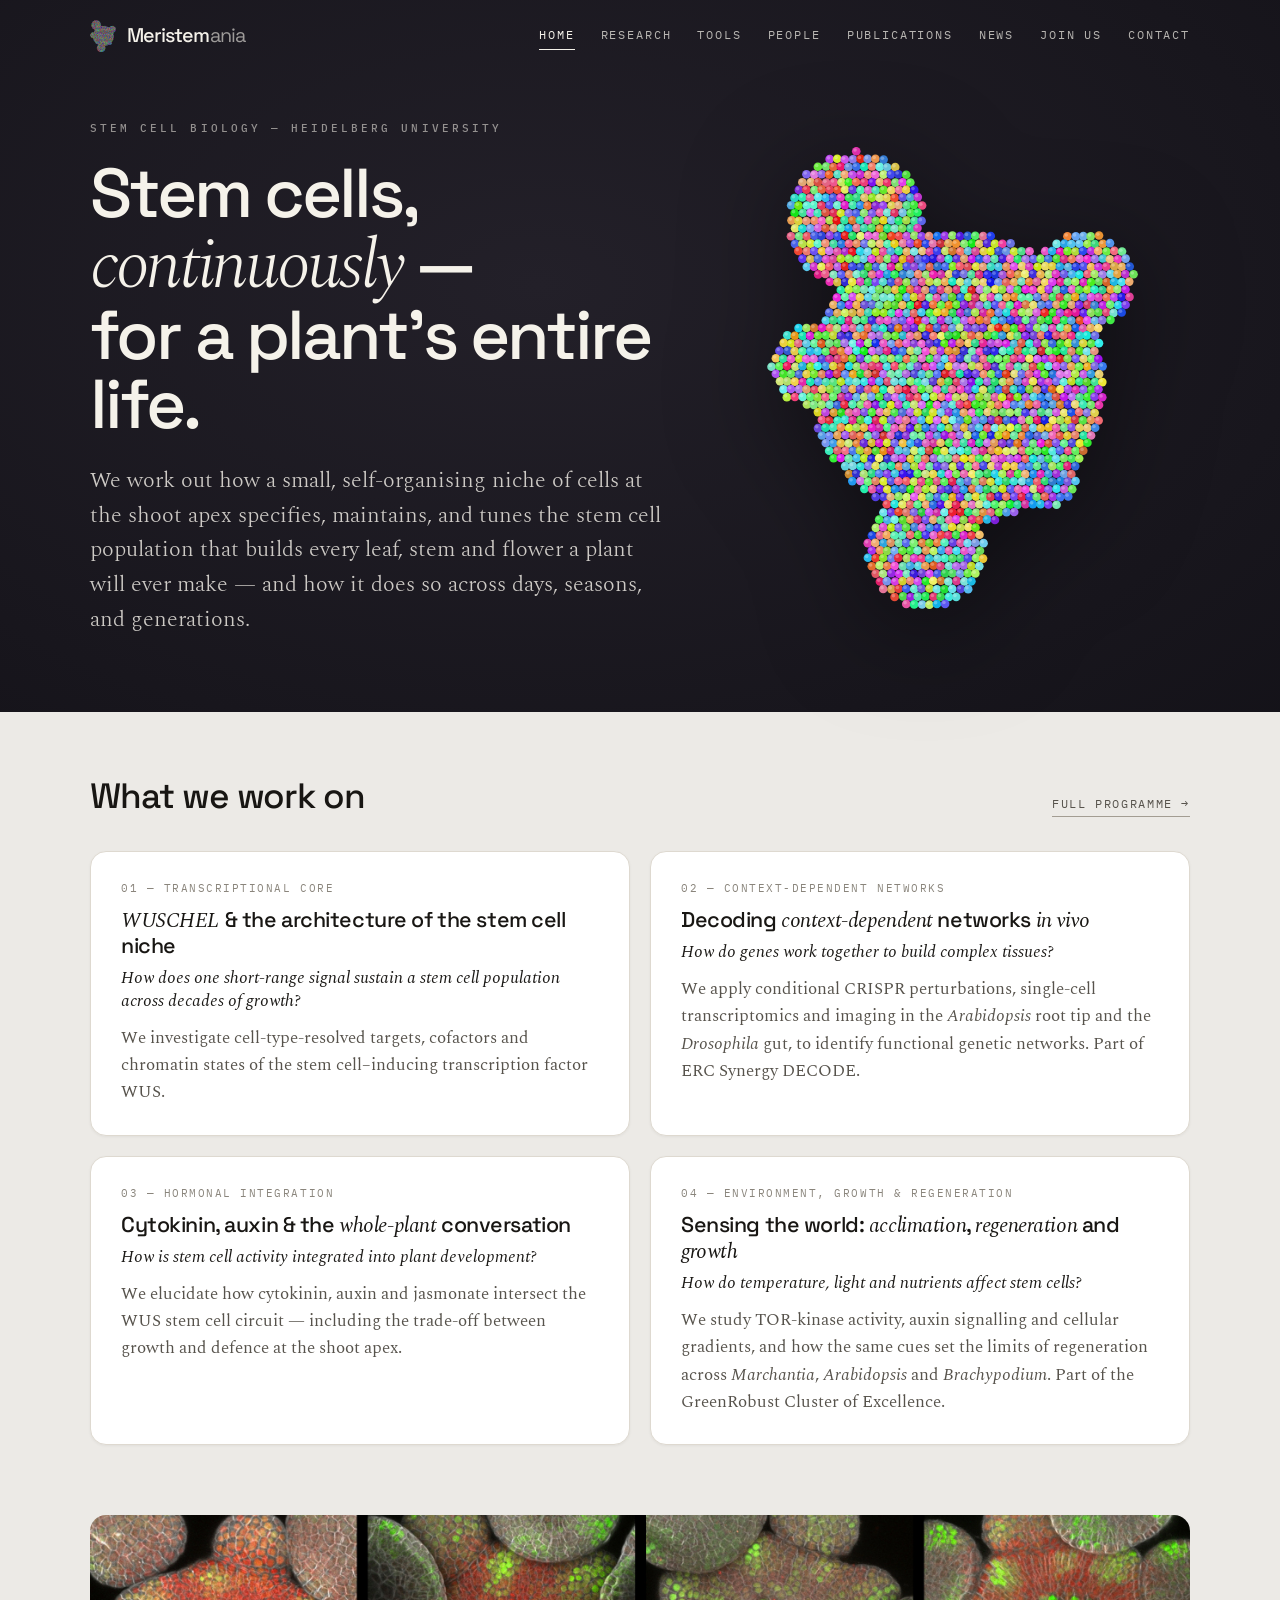
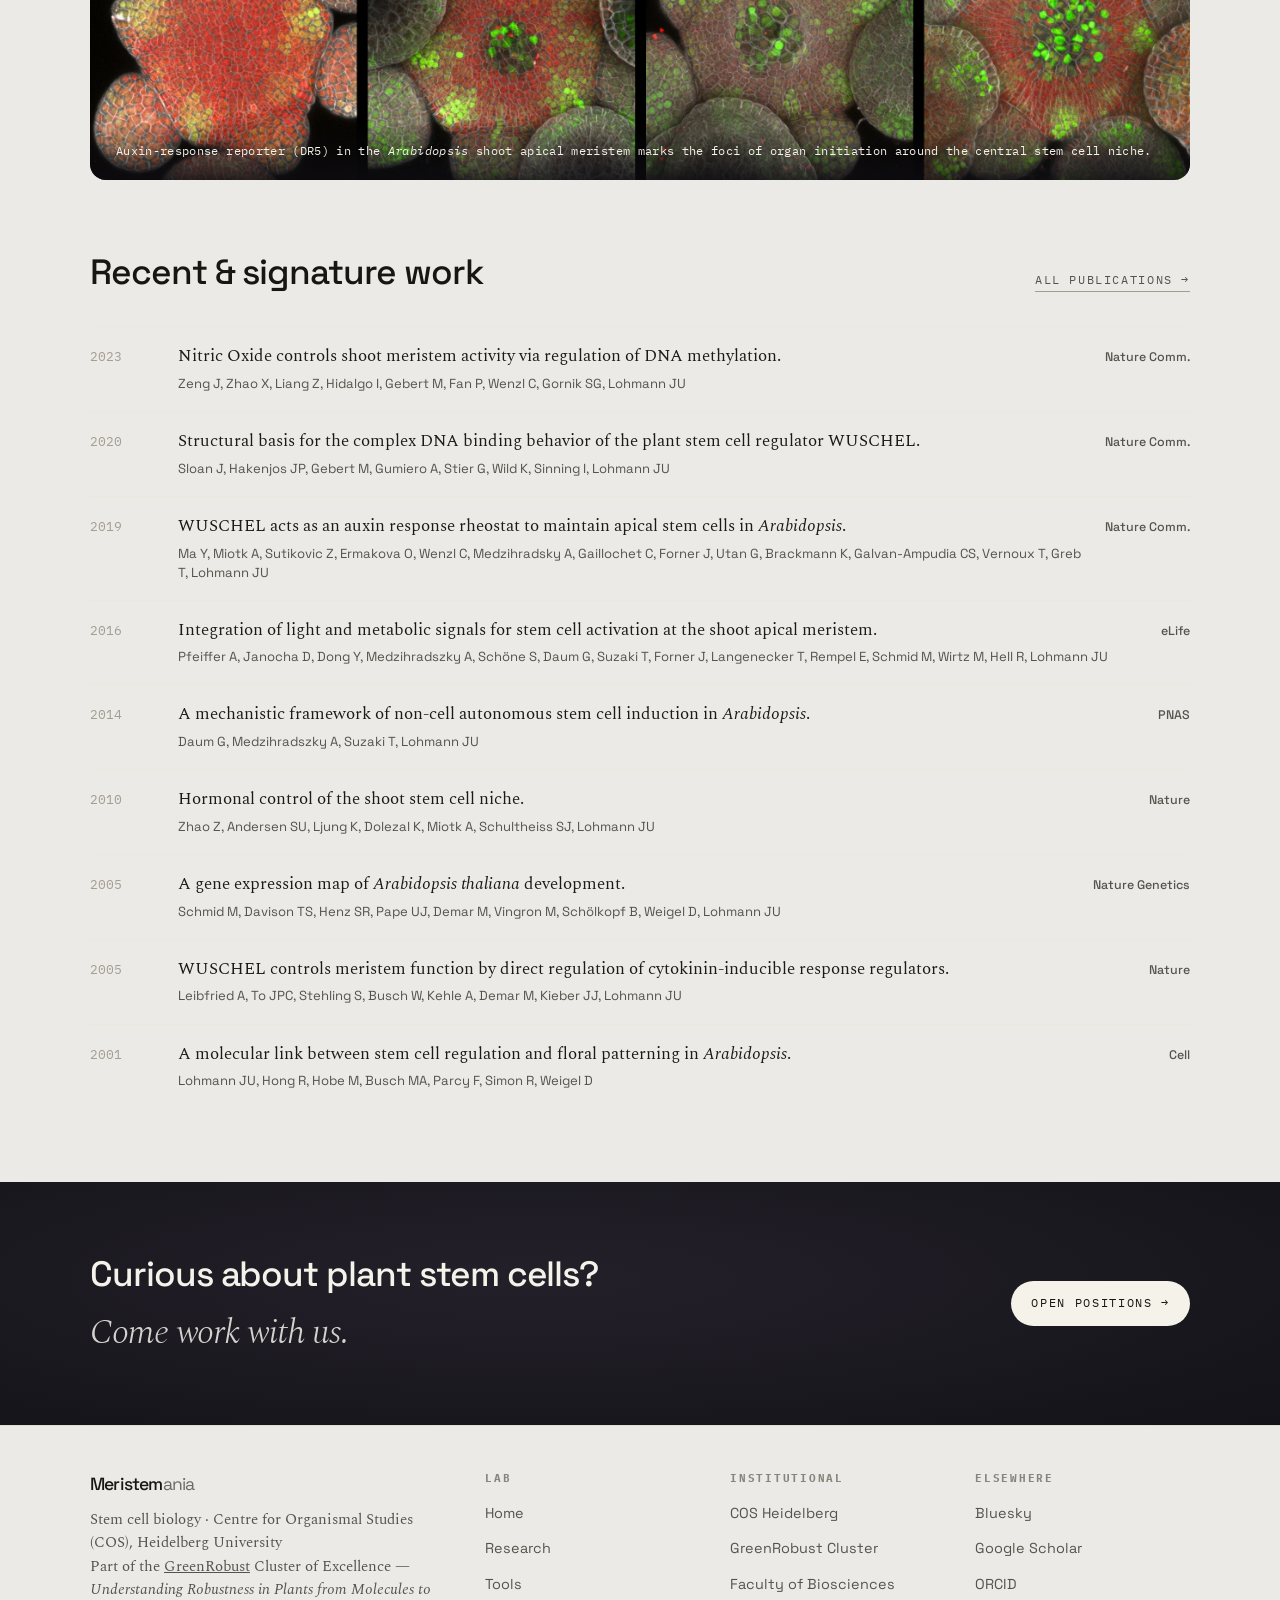
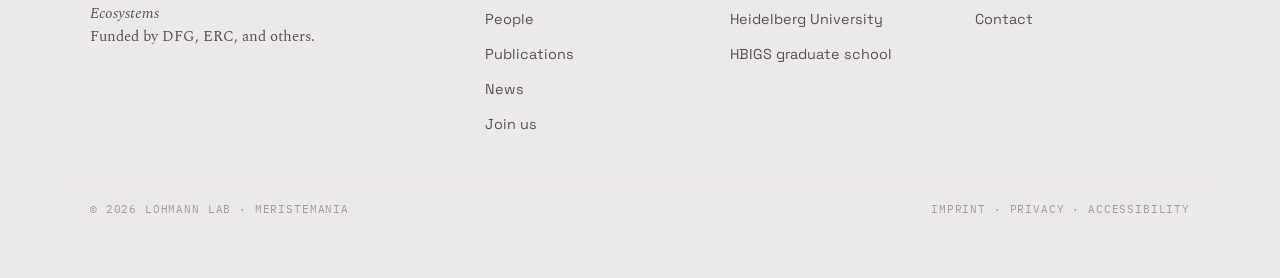
<file: index.html>
<!DOCTYPE html>
<html lang="en">
<head>
  <meta charset="UTF-8" />
  <meta name="viewport" content="width=device-width, initial-scale=1.0" />
  <title>Meristemania &middot; Lohmann Lab &mdash; Stem Cell Biology, Heidelberg</title>
  <meta name="description" content="Meristemania is the laboratory of Jan U. Lohmann at the Centre for Organismal Studies, Heidelberg University. We work out how plant stem cells are specified, maintained, and tuned in space, time, and changing environments, using Arabidopsis thaliana as a reference system. Part of the GreenRobust Cluster of Excellence." />

  <meta property="og:title" content="Meristemania &middot; Lohmann Lab" />
  <meta property="og:description" content="Plant stem cell biology in the shoot apical meristem. Centre for Organismal Studies (COS), Heidelberg University &middot; GreenRobust Cluster of Excellence." />
  <meta property="og:type" content="website" />
  <meta property="og:url" content="https://www.meristemania.org/" />
  <meta property="og:image" content="https://www.meristemania.org/assets/img/daum-cover.jpg" />

  <link rel="icon" type="image/svg+xml" href="assets/brand/meristemania-app-icon.svg">
  <link rel="preconnect" href="https://fonts.googleapis.com">
  <link rel="preconnect" href="https://fonts.gstatic.com" crossorigin>
  <link href="https://fonts.googleapis.com/css2?family=Space+Grotesk:wght@300..700&family=Spectral:ital,wght@0,300;0,400;0,500;0,600;1,400&family=IBM+Plex+Mono:wght@400;500&display=swap" rel="stylesheet">
  <link rel="stylesheet" href="assets/css/site.css?v=12">
</head>
<body>
  <header class="top">
    <div class="top-in">
      <a href="index.html" class="brand-lockup" aria-label="Meristemania home"><img class="brand-mark" src="assets/brand/meristemania-mark.svg" alt=""><span class="wm">Meristem<span class="suf">ania</span></span></a>
      <button class="menu-toggle" aria-expanded="false" onclick="var n=document.getElementById('nav');n.classList.toggle('open');this.setAttribute('aria-expanded',n.classList.contains('open'));">Menu</button>
      <nav class="primary" id="nav" aria-label="Primary">
        <a href="index.html" class="current">Home</a>
        <a href="research.html">Research</a>
        <a href="tools.html">Tools</a>
        <a href="people.html">People</a>
        <a href="publications.html">Publications</a>
        <a href="news.html">News</a>
        <a href="join.html">Join us</a>
        <a href="contact.html">Contact</a>
      </nav>
    </div>
  </header>

  <section class="hero">
    <div class="hero-in">
      <div>
        <div class="eyebrow">Stem Cell Biology — Heidelberg University</div>
        <h1 class="head">Stem cells,<br><em>continuously</em> —<br>for a plant&rsquo;s entire life.</h1>
        <p class="lede">We work out how a small, self-organising niche of cells at the shoot apex specifies, maintains, and tunes the stem cell population that builds every leaf, stem and flower a plant will ever make — and how it does so across days, seasons, and generations.</p>
      </div>
      <div class="hero-mark">
        <img src="assets/brand/meristemania-mark.svg" alt="The Meristemania mark: a domed mosaic of cells with six primordia budding off along the golden angle.">
      </div>
    </div>
  </section>

  <main class="wrap">
    <section class="section">
      <div class="section-head"><h2>What we work on</h2><a href="research.html">Full programme →</a></div>
      <div class="cards">
        <article class="cardx">
          <p class="k">01 — Transcriptional core</p>
          <h3><em>WUSCHEL</em> &amp; the architecture of the stem cell niche</h3>
          <p class="q">How does one short-range signal sustain a stem cell population across decades of growth?</p>
          <p>We investigate cell-type-resolved targets, cofactors and chromatin states of the stem cell&ndash;inducing transcription factor WUS.</p>
        </article>
        <article class="cardx">
          <p class="k">02 — Context-dependent networks</p>
          <h3>Decoding <em>context-dependent</em> networks <em>in vivo</em></h3>
          <p class="q">How do genes work together to build complex tissues?</p>
          <p>We apply conditional CRISPR perturbations, single-cell transcriptomics and imaging in the <em>Arabidopsis</em> root tip and the <em>Drosophila</em> gut, to identify functional genetic networks. Part of ERC Synergy DECODE.</p>
        </article>
        <article class="cardx">
          <p class="k">03 — Hormonal integration</p>
          <h3>Cytokinin, auxin &amp; the <em>whole-plant</em> conversation</h3>
          <p class="q">How is stem cell activity integrated into plant development?</p>
          <p>We elucidate how cytokinin, auxin and jasmonate intersect the WUS stem cell circuit — including the trade-off between growth and defence at the shoot apex.</p>
        </article>
        <article class="cardx">
          <p class="k">04 — Environment, growth &amp; regeneration</p>
          <h3>Sensing the world: <em>acclimation</em>, <em>regeneration</em> and <em>growth</em></h3>
          <p class="q">How do temperature, light and nutrients affect stem cells?</p>
          <p>We study TOR-kinase activity, auxin signalling and cellular gradients, and how the same cues set the limits of regeneration across <em>Marchantia</em>, <em>Arabidopsis</em> and <em>Brachypodium</em>. Part of the GreenRobust Cluster of Excellence.</p>
        </article>
      </div>
    </section>

    <figure class="strip">
      <img src="assets/img/dr5.jpg" alt="Confocal optical section through the Arabidopsis shoot apical meristem showing the auxin-response reporter DR5 marking new organ primordia.">
      <figcaption>Auxin-response reporter (DR5) in the <em>Arabidopsis</em> shoot apical meristem marks the foci of organ initiation around the central stem cell niche.</figcaption>
    </figure>

    <section class="section">
      <div class="section-head"><h2>Recent &amp; signature work</h2><a href="publications.html">All publications →</a></div>
      <ol class="plist">
        <li><span class="yr">2023</span><span class="t">Nitric Oxide controls shoot meristem activity via regulation of DNA methylation.<span class="au">Zeng J, Zhao X, Liang Z, Hidalgo I, Gebert M, Fan P, Wenzl C, Gornik SG, Lohmann JU</span></span><span class="v">Nature Comm.</span></li>
        <li><span class="yr">2020</span><span class="t">Structural basis for the complex DNA binding behavior of the plant stem cell regulator WUSCHEL.<span class="au">Sloan J, Hakenjos JP, Gebert M, Gumiero A, Stier G, Wild K, Sinning I, Lohmann JU</span></span><span class="v">Nature Comm.</span></li>
        <li><span class="yr">2019</span><span class="t">WUSCHEL acts as an auxin response rheostat to maintain apical stem cells in <em>Arabidopsis</em>.<span class="au">Ma Y, Miotk A, Sutikovic Z, Ermakova O, Wenzl C, Medzihradsky A, Gaillochet C, Forner J, Utan G, Brackmann K, Galvan-Ampudia CS, Vernoux T, Greb T, Lohmann JU</span></span><span class="v">Nature Comm.</span></li>
        <li><span class="yr">2016</span><span class="t">Integration of light and metabolic signals for stem cell activation at the shoot apical meristem.<span class="au">Pfeiffer A, Janocha D, Dong Y, Medzihradszky A, Schöne S, Daum G, Suzaki T, Forner J, Langenecker T, Rempel E, Schmid M, Wirtz M, Hell R, Lohmann JU</span></span><span class="v">eLife</span></li>
        <li><span class="yr">2014</span><span class="t">A mechanistic framework of non-cell autonomous stem cell induction in <em>Arabidopsis</em>.<span class="au">Daum G, Medzihradszky A, Suzaki T, Lohmann JU</span></span><span class="v">PNAS</span></li>
        <li><span class="yr">2010</span><span class="t">Hormonal control of the shoot stem cell niche.<span class="au">Zhao Z, Andersen SU, Ljung K, Dolezal K, Miotk A, Schultheiss SJ, Lohmann JU</span></span><span class="v">Nature</span></li>
        <li><span class="yr">2005</span><span class="t">A gene expression map of <em>Arabidopsis thaliana</em> development.<span class="au">Schmid M, Davison TS, Henz SR, Pape UJ, Demar M, Vingron M, Schölkopf B, Weigel D, Lohmann JU</span></span><span class="v">Nature Genetics</span></li>
        <li><span class="yr">2005</span><span class="t">WUSCHEL controls meristem function by direct regulation of cytokinin-inducible response regulators.<span class="au">Leibfried A, To JPC, Stehling S, Busch W, Kehle A, Demar M, Kieber JJ, Lohmann JU</span></span><span class="v">Nature</span></li>
        <li><span class="yr">2001</span><span class="t">A molecular link between stem cell regulation and floral patterning in <em>Arabidopsis</em>.<span class="au">Lohmann JU, Hong R, Hobe M, Busch MA, Parcy F, Simon R, Weigel D</span></span><span class="v">Cell</span></li>
      </ol>
    </section>
  </main>

  <section class="cta">
    <div class="cta-in">
      <h2>Curious about plant stem cells? <em>Come work with us.</em></h2>
      <a class="btn solid" href="join.html">Open positions →</a>
    </div>
  </section>

  <footer>
    <div class="foot-in">
      <div>
        <span class="wm">Meristem<span class="suf">ania</span></span>
        <p>Stem cell biology · Centre for Organismal Studies (COS), Heidelberg University<br>Part of the <a href="https://greenrobust.de" rel="noopener noreferrer" target="_blank">GreenRobust</a> Cluster of Excellence — <em>Understanding Robustness in Plants from Molecules to Ecosystems</em><br>Funded by DFG, ERC, and others.</p>
      </div>
      <div><h4>Lab</h4><ul><li><a href="index.html">Home</a></li><li><a href="research.html">Research</a></li><li><a href="tools.html">Tools</a></li><li><a href="people.html">People</a></li><li><a href="publications.html">Publications</a></li><li><a href="news.html">News</a></li><li><a href="join.html">Join us</a></li></ul></div>
      <div><h4>Institutional</h4><ul><li><a href="https://www.cos.uni-heidelberg.de/en" rel="noopener noreferrer" target="_blank">COS Heidelberg</a></li><li><a href="https://greenrobust.de" rel="noopener noreferrer" target="_blank">GreenRobust Cluster</a></li><li><a href="https://www.bio.uni-heidelberg.de" rel="noopener noreferrer" target="_blank">Faculty of Biosciences</a></li><li><a href="https://www.uni-heidelberg.de/" rel="noopener noreferrer" target="_blank">Heidelberg University</a></li><li><a href="http://www.hbigs.uni-heidelberg.de/" rel="noopener noreferrer" target="_blank">HBIGS graduate school</a></li></ul></div>
      <div><h4>Elsewhere</h4><ul><li><a href="https://bsky.app/profile/meristemania.bsky.social" rel="noopener noreferrer" target="_blank">Bluesky</a></li><li><a href="https://scholar.google.com/citations?user=BkbnIxkAAAAJ" rel="noopener noreferrer" target="_blank">Google Scholar</a></li><li><a href="https://orcid.org/0000-0003-3667-187X" rel="noopener noreferrer" target="_blank">ORCID</a></li><li><a href="contact.html">Contact</a></li></ul></div>
    </div>
    <div class="legal">
      <span>© <span id="yr">2026</span> Lohmann Lab · Meristemania</span>
      <span><a href="https://www.uni-heidelberg.de/de/impressum" rel="noopener noreferrer" target="_blank">Imprint</a> · <a href="https://www.uni-heidelberg.de/de/datenschutzerklaerung" rel="noopener noreferrer" target="_blank">Privacy</a> · <a href="https://www.uni-heidelberg.de/de/barrierefreiheit" rel="noopener noreferrer" target="_blank">Accessibility</a></span>
    </div>
  </footer>
  <script>document.getElementById("yr").textContent=new Date().getFullYear();</script>
</body>
</html>
</file>
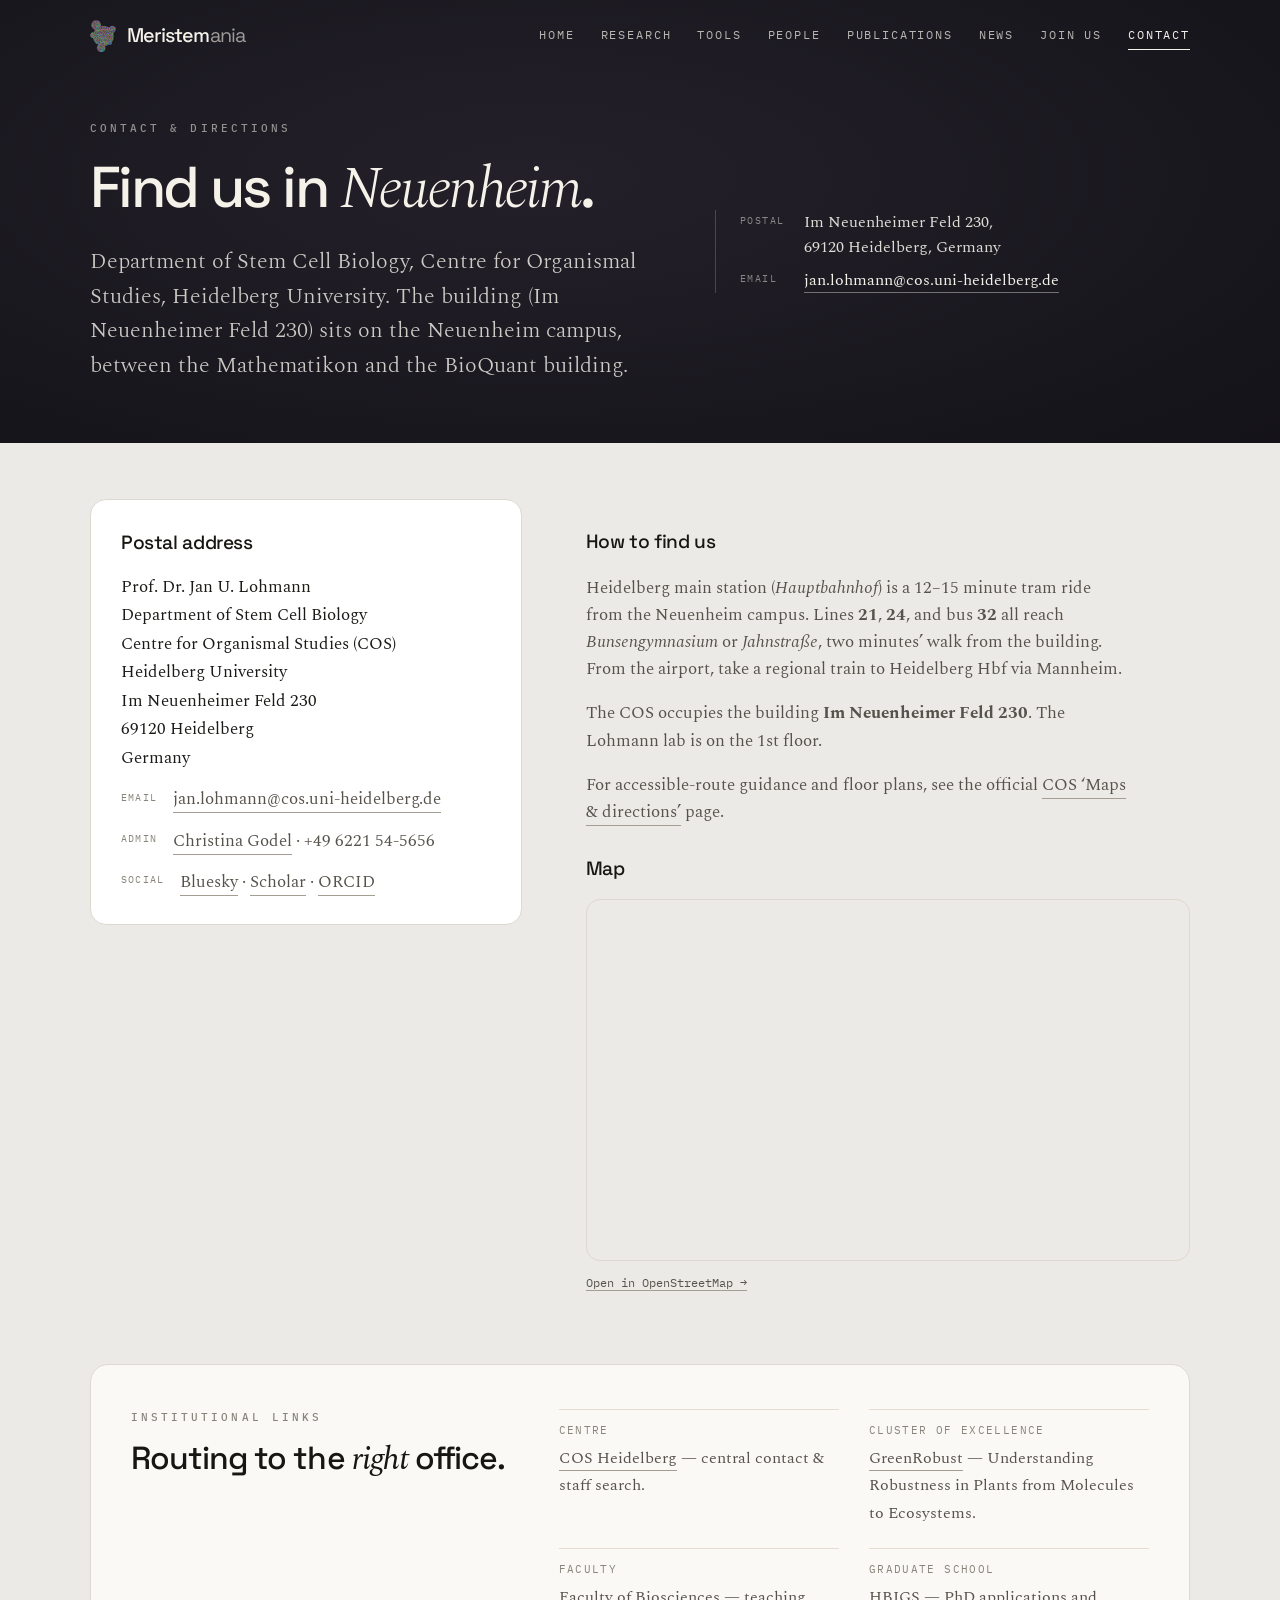
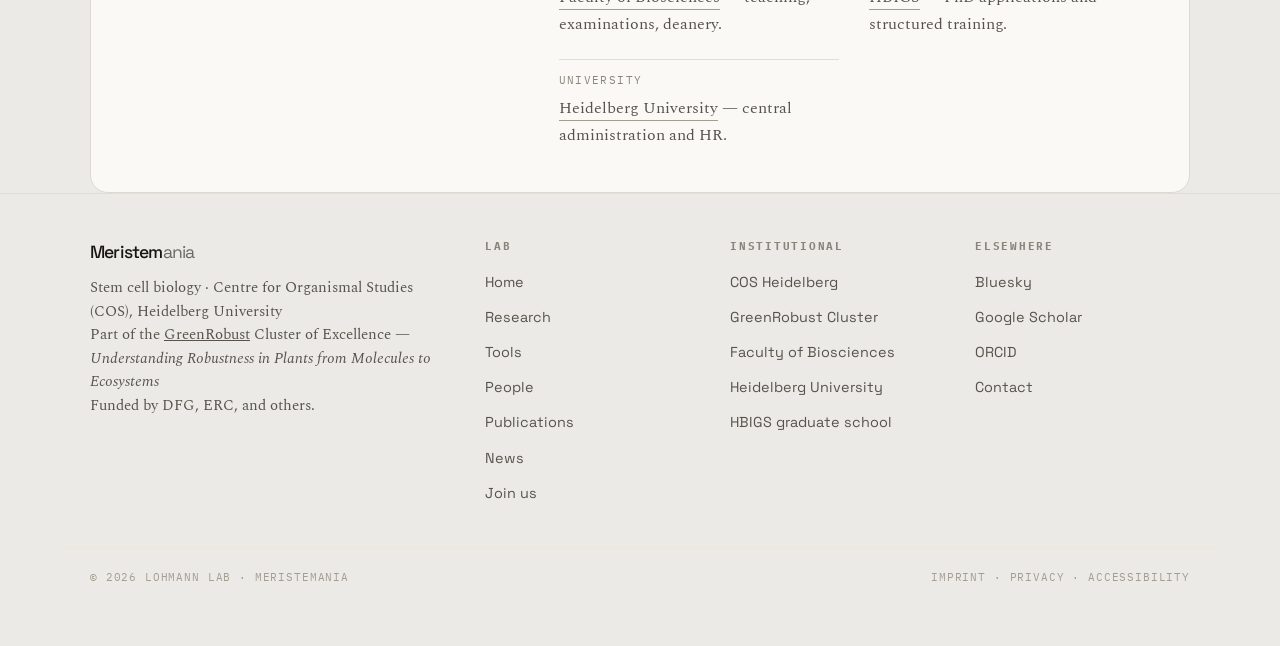
<file: contact.html>
<!DOCTYPE html>
<html lang="en">
<head>
  <meta charset="UTF-8" />
  <meta name="viewport" content="width=device-width, initial-scale=1.0" />
  <title>Contact &mdash; Lohmann Lab &middot; Meristemania</title>
  <meta name="description" content="Contact details, address and directions for the Lohmann Lab at the Centre for Organismal Studies, Heidelberg University." />
  <link rel="icon" type="image/svg+xml" href="assets/brand/meristemania-app-icon.svg">
  <link rel="preconnect" href="https://fonts.googleapis.com">
  <link rel="preconnect" href="https://fonts.gstatic.com" crossorigin>
  <link href="https://fonts.googleapis.com/css2?family=Space+Grotesk:wght@300..700&family=Spectral:ital,wght@0,300;0,400;0,500;0,600;1,400&family=IBM+Plex+Mono:wght@400;500&display=swap" rel="stylesheet">
  <link rel="stylesheet" href="assets/css/site.css?v=12">
</head>
<body>
  <header class="top">
    <div class="top-in">
      <a href="index.html" class="brand-lockup" aria-label="Meristemania home"><img class="brand-mark" src="assets/brand/meristemania-mark.svg" alt=""><span class="wm">Meristem<span class="suf">ania</span></span></a>
      <button class="menu-toggle" aria-expanded="false" onclick="var n=document.getElementById('nav');n.classList.toggle('open');this.setAttribute('aria-expanded',n.classList.contains('open'));">Menu</button>
      <nav class="primary" id="nav" aria-label="Primary">
        <a href="index.html">Home</a>
        <a href="research.html">Research</a>
        <a href="tools.html">Tools</a>
        <a href="people.html">People</a>
        <a href="publications.html">Publications</a>
        <a href="news.html">News</a>
        <a href="join.html">Join us</a>
        <a href="contact.html" class="current">Contact</a>
      </nav>
    </div>
  </header>

  <section class="hero compact">
    <div class="hero-in">
      <div>
        <div class="eyebrow">Contact &amp; directions</div>
        <h1 class="head">Find us in <em>Neuenheim</em>.</h1>
        <p class="lede">Department of Stem Cell Biology, Centre for Organismal Studies, Heidelberg University. The building (Im Neuenheimer Feld&nbsp;230) sits on the Neuenheim campus, between the Mathematikon and the BioQuant building.</p>
      </div>
      <aside class="hero-aside">
        <dl>
          <dt>Postal</dt><dd>Im Neuenheimer Feld 230,<br>69120 Heidelberg, Germany</dd>
          <dt>Email</dt><dd><a href="mailto:jan.lohmann@cos.uni-heidelberg.de">jan.lohmann@cos.uni-heidelberg.de</a></dd>
        </dl>
      </aside>
    </div>
  </section>

  <section class="contact-grid">
    <div class="contact-card">
      <h3>Postal address</h3>
      <address>
        Prof. Dr. Jan U. Lohmann<br>
        Department of Stem Cell Biology<br>
        Centre for Organismal Studies (COS)<br>
        Heidelberg University<br>
        Im Neuenheimer Feld 230<br>
        69120 Heidelberg<br>
        Germany
      </address>
      <dl class="row"><dt>Email</dt><dd><a href="mailto:jan.lohmann@cos.uni-heidelberg.de">jan.lohmann@cos.uni-heidelberg.de</a></dd></dl>
      <dl class="row"><dt>Admin</dt><dd><a href="mailto:christina.godel@cos.uni-heidelberg.de">Christina Godel</a> · +49 6221 54-5656</dd></dl>
      <dl class="row"><dt>Social</dt><dd><a href="https://bsky.app/profile/meristemania.bsky.social" rel="noopener noreferrer" target="_blank">Bluesky</a> · <a href="https://scholar.google.com/citations?user=BkbnIxkAAAAJ" rel="noopener noreferrer" target="_blank">Scholar</a> · <a href="https://orcid.org/0000-0003-3667-187X" rel="noopener noreferrer" target="_blank">ORCID</a></dd></dl>
    </div>

    <div class="directions">
      <h3>How to find us</h3>
      <p>Heidelberg main station (<em>Hauptbahnhof</em>) is a 12&ndash;15 minute tram ride from the Neuenheim campus. Lines <strong>21</strong>, <strong>24</strong>, and bus <strong>32</strong> all reach <em>Bunsengymnasium</em> or <em>Jahnstraße</em>, two minutes&rsquo; walk from the building. From the airport, take a regional train to Heidelberg Hbf via Mannheim.</p>
      <p>The COS occupies the building <strong>Im Neuenheimer Feld 230</strong>. The Lohmann lab is on the 1st floor.</p>
      <p>For accessible-route guidance and floor plans, see the official <a href="https://www.cos.uni-heidelberg.de/en/centre-for-organismal-studies-heidelberg/maps-and-directions" rel="noopener noreferrer" target="_blank">COS &lsquo;Maps &amp; directions&rsquo;</a> page.</p>

      <h3>Map</h3>
      <div class="map-wrap">
        <iframe title="Map — Im Neuenheimer Feld 230, Heidelberg" loading="lazy"
          src="https://www.openstreetmap.org/export/embed.html?bbox=8.6677%2C49.4144%2C8.6817%2C49.4214&amp;layer=mapnik&amp;marker=49.41793%2C8.67470"></iframe>
      </div>
      <p style="font-family:var(--mono);font-size:.74rem;margin-top:.8rem"><a href="https://www.openstreetmap.org/?mlat=49.41793&amp;mlon=8.67470#map=18/49.41793/8.67470" style="border-bottom:1px solid var(--muted2);text-decoration:none" rel="noopener noreferrer" target="_blank">Open in OpenStreetMap →</a></p>
    </div>
  </section>

  <main class="wrap">
    <section class="panel">
      <div>
        <div class="eyebrow">Institutional links</div>
        <h2>Routing to the <em>right</em> office.</h2>
      </div>
      <ul class="panel-list">
        <li><span class="label">Centre</span><span class="body"><a href="https://www.cos.uni-heidelberg.de/en" rel="noopener noreferrer" target="_blank">COS Heidelberg</a> — central contact &amp; staff search.</span></li>
        <li><span class="label">Cluster of Excellence</span><span class="body"><a href="https://greenrobust.de" rel="noopener noreferrer" target="_blank">GreenRobust</a> — Understanding Robustness in Plants from Molecules to Ecosystems.</span></li>
        <li><span class="label">Faculty</span><span class="body"><a href="https://www.bio.uni-heidelberg.de" rel="noopener noreferrer" target="_blank">Faculty of Biosciences</a> — teaching, examinations, deanery.</span></li>
        <li><span class="label">Graduate school</span><span class="body"><a href="http://www.hbigs.uni-heidelberg.de/" rel="noopener noreferrer" target="_blank">HBIGS</a> — PhD applications and structured training.</span></li>
        <li><span class="label">University</span><span class="body"><a href="https://www.uni-heidelberg.de/" rel="noopener noreferrer" target="_blank">Heidelberg University</a> — central administration and HR.</span></li>
      </ul>
    </section>
  </main>

  <footer>
    <div class="foot-in">
      <div>
        <span class="wm">Meristem<span class="suf">ania</span></span>
        <p>Stem cell biology · Centre for Organismal Studies (COS), Heidelberg University<br>Part of the <a href="https://greenrobust.de" rel="noopener noreferrer" target="_blank">GreenRobust</a> Cluster of Excellence — <em>Understanding Robustness in Plants from Molecules to Ecosystems</em><br>Funded by DFG, ERC, and others.</p>
      </div>
      <div><h4>Lab</h4><ul><li><a href="index.html">Home</a></li><li><a href="research.html">Research</a></li><li><a href="tools.html">Tools</a></li><li><a href="people.html">People</a></li><li><a href="publications.html">Publications</a></li><li><a href="news.html">News</a></li><li><a href="join.html">Join us</a></li></ul></div>
      <div><h4>Institutional</h4><ul><li><a href="https://www.cos.uni-heidelberg.de/en" rel="noopener noreferrer" target="_blank">COS Heidelberg</a></li><li><a href="https://greenrobust.de" rel="noopener noreferrer" target="_blank">GreenRobust Cluster</a></li><li><a href="https://www.bio.uni-heidelberg.de" rel="noopener noreferrer" target="_blank">Faculty of Biosciences</a></li><li><a href="https://www.uni-heidelberg.de/" rel="noopener noreferrer" target="_blank">Heidelberg University</a></li><li><a href="http://www.hbigs.uni-heidelberg.de/" rel="noopener noreferrer" target="_blank">HBIGS graduate school</a></li></ul></div>
      <div><h4>Elsewhere</h4><ul><li><a href="https://bsky.app/profile/meristemania.bsky.social" rel="noopener noreferrer" target="_blank">Bluesky</a></li><li><a href="https://scholar.google.com/citations?user=BkbnIxkAAAAJ" rel="noopener noreferrer" target="_blank">Google Scholar</a></li><li><a href="https://orcid.org/0000-0003-3667-187X" rel="noopener noreferrer" target="_blank">ORCID</a></li><li><a href="contact.html">Contact</a></li></ul></div>
    </div>
    <div class="legal">
      <span>© <span id="yr">2026</span> Lohmann Lab · Meristemania</span>
      <span><a href="https://www.uni-heidelberg.de/de/impressum" rel="noopener noreferrer" target="_blank">Imprint</a> · <a href="https://www.uni-heidelberg.de/de/datenschutzerklaerung" rel="noopener noreferrer" target="_blank">Privacy</a> · <a href="https://www.uni-heidelberg.de/de/barrierefreiheit" rel="noopener noreferrer" target="_blank">Accessibility</a></span>
    </div>
  </footer>
  <script>document.getElementById("yr").textContent=new Date().getFullYear();</script>
</body>
</html>
</file>
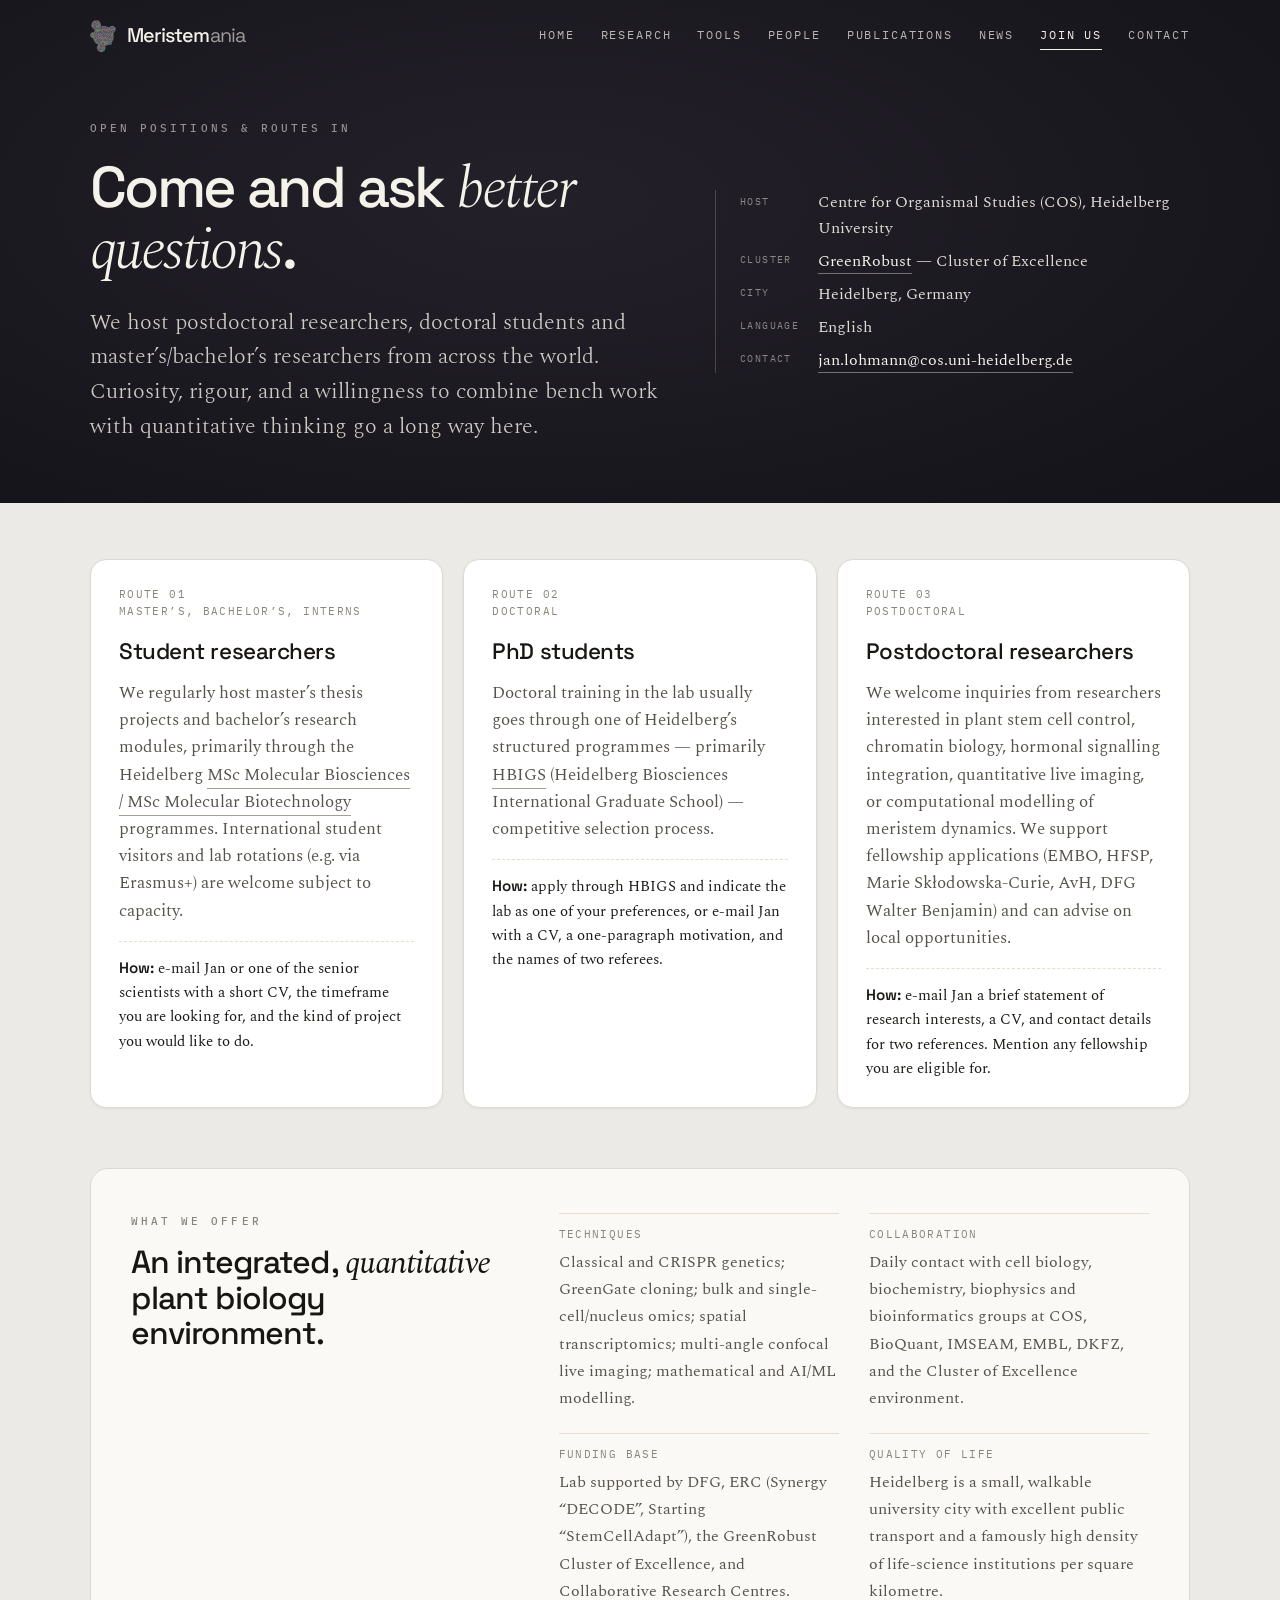
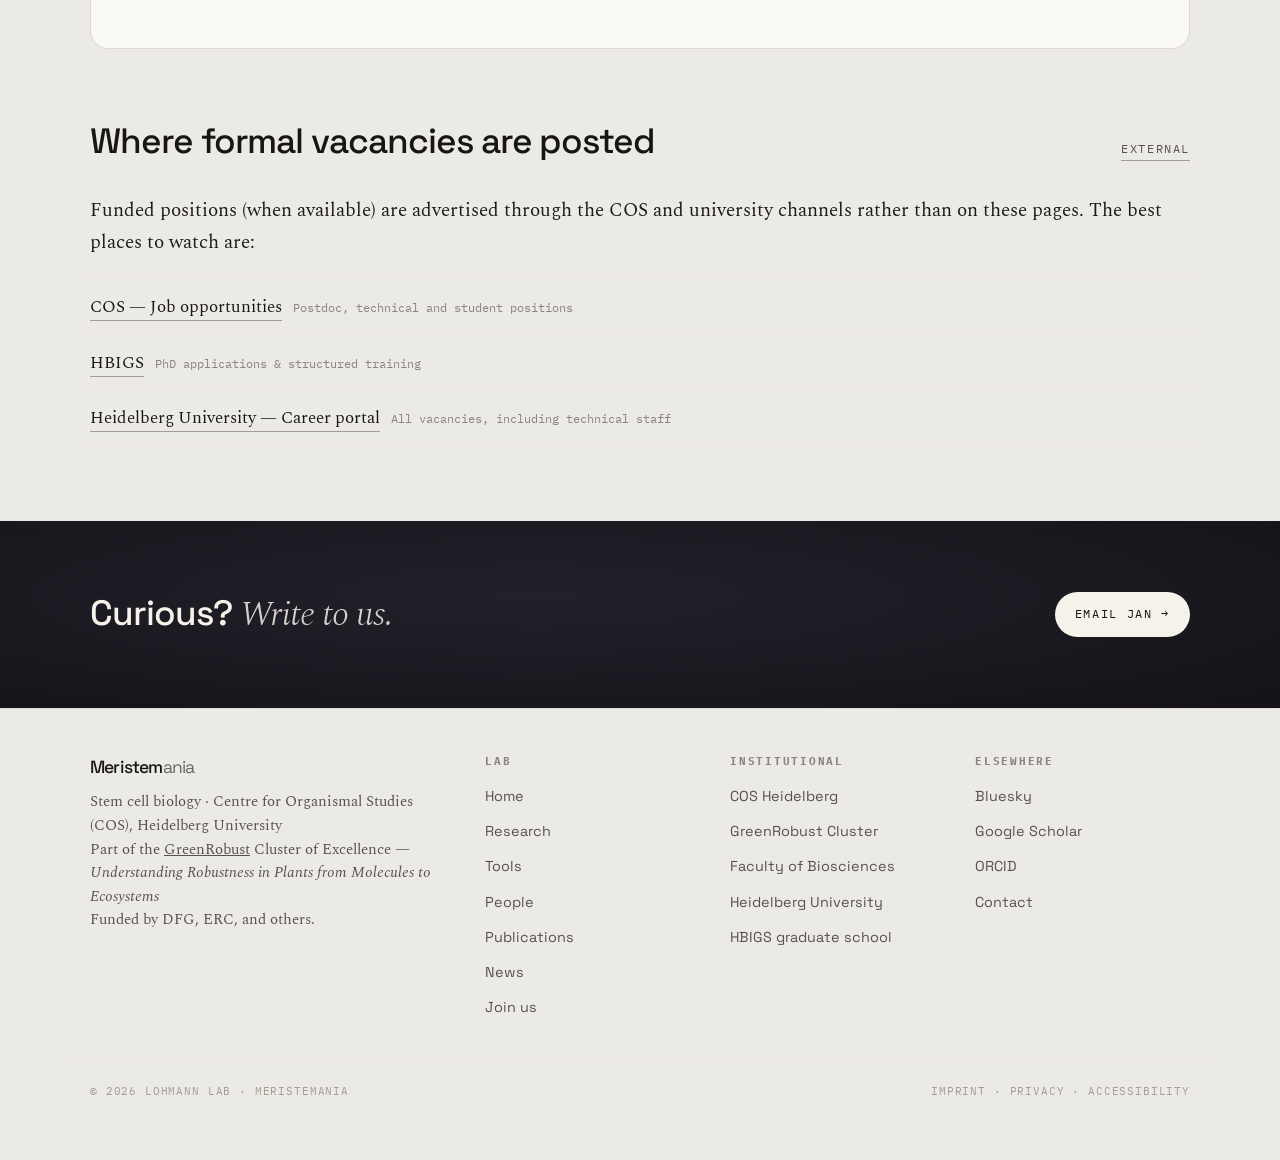
<file: join.html>
<!DOCTYPE html>
<html lang="en">
<head>
  <meta charset="UTF-8" />
  <meta name="viewport" content="width=device-width, initial-scale=1.0" />
  <title>Join us &mdash; Lohmann Lab &middot; Meristemania</title>
  <meta name="description" content="Postdoctoral, doctoral, master's and bachelor's opportunities in the Lohmann Lab, Centre for Organismal Studies, Heidelberg University." />
  <link rel="icon" type="image/svg+xml" href="assets/brand/meristemania-app-icon.svg">
  <link rel="preconnect" href="https://fonts.googleapis.com">
  <link rel="preconnect" href="https://fonts.gstatic.com" crossorigin>
  <link href="https://fonts.googleapis.com/css2?family=Space+Grotesk:wght@300..700&family=Spectral:ital,wght@0,300;0,400;0,500;0,600;1,400&family=IBM+Plex+Mono:wght@400;500&display=swap" rel="stylesheet">
  <link rel="stylesheet" href="assets/css/site.css?v=12">
</head>
<body>
  <header class="top">
    <div class="top-in">
      <a href="index.html" class="brand-lockup" aria-label="Meristemania home"><img class="brand-mark" src="assets/brand/meristemania-mark.svg" alt=""><span class="wm">Meristem<span class="suf">ania</span></span></a>
      <button class="menu-toggle" aria-expanded="false" onclick="var n=document.getElementById('nav');n.classList.toggle('open');this.setAttribute('aria-expanded',n.classList.contains('open'));">Menu</button>
      <nav class="primary" id="nav" aria-label="Primary">
        <a href="index.html">Home</a>
        <a href="research.html">Research</a>
        <a href="tools.html">Tools</a>
        <a href="people.html">People</a>
        <a href="publications.html">Publications</a>
        <a href="news.html">News</a>
        <a href="join.html" class="current">Join us</a>
        <a href="contact.html">Contact</a>
      </nav>
    </div>
  </header>

  <section class="hero compact">
    <div class="hero-in">
      <div>
        <div class="eyebrow">Open positions &amp; routes in</div>
        <h1 class="head">Come and ask <em>better questions</em>.</h1>
        <p class="lede">We host postdoctoral researchers, doctoral students and master&rsquo;s/bachelor&rsquo;s researchers from across the world. Curiosity, rigour, and a willingness to combine bench work with quantitative thinking go a long way here.</p>
      </div>
      <aside class="hero-aside">
        <dl>
          <dt>Host</dt><dd>Centre for Organismal Studies (COS), Heidelberg University</dd>
          <dt>Cluster</dt><dd><a href="https://greenrobust.de" rel="noopener noreferrer" target="_blank">GreenRobust</a> — Cluster of Excellence</dd>
          <dt>City</dt><dd>Heidelberg, Germany</dd>
          <dt>Language</dt><dd>English</dd>
          <dt>Contact</dt><dd><a href="mailto:jan.lohmann@cos.uni-heidelberg.de">jan.lohmann@cos.uni-heidelberg.de</a></dd>
        </dl>
      </aside>
    </div>
  </section>

  <section class="routes">
    <article class="route">
      <div class="level">Route 01<br>master&rsquo;s, bachelor&rsquo;s, interns</div>
      <h3>Student researchers</h3>
      <p>We regularly host master&rsquo;s thesis projects and bachelor&rsquo;s research modules, primarily through the Heidelberg <a href="https://www.cos.uni-heidelberg.de/en/teaching-at-cos-heidelberg/master-studium" rel="noopener noreferrer" target="_blank">MSc Molecular Biosciences / MSc Molecular Biotechnology</a> programmes. International student visitors and lab rotations (e.g. via Erasmus+) are welcome subject to capacity.</p>
      <div class="how"><strong>How:</strong> e-mail Jan or one of the senior scientists with a short CV, the timeframe you are looking for, and the kind of project you would like to do.</div>
    </article>
    <article class="route">
      <div class="level">Route 02<br>doctoral</div>
      <h3>PhD students</h3>
      <p>Doctoral training in the lab usually goes through one of Heidelberg&rsquo;s structured programmes — primarily <a href="http://www.hbigs.uni-heidelberg.de/" rel="noopener noreferrer" target="_blank">HBIGS</a> (Heidelberg Biosciences International Graduate School) — competitive selection process.</p>
      <div class="how"><strong>How:</strong> apply through HBIGS and indicate the lab as one of your preferences, or e-mail Jan with a CV, a one-paragraph motivation, and the names of two referees.</div>
    </article>
    <article class="route">
      <div class="level">Route 03<br>postdoctoral</div>
      <h3>Postdoctoral researchers</h3>
      <p>We welcome inquiries from researchers interested in plant stem cell control, chromatin biology, hormonal signalling integration, quantitative live imaging, or computational modelling of meristem dynamics. We support fellowship applications (EMBO, HFSP, Marie Skłodowska-Curie, AvH, DFG Walter Benjamin) and can advise on local opportunities.</p>
      <div class="how"><strong>How:</strong> e-mail Jan a brief statement of research interests, a CV, and contact details for two references. Mention any fellowship you are eligible for.</div>
    </article>
  </section>

  <main class="wrap">
    <section class="panel">
      <div>
        <div class="eyebrow">What we offer</div>
        <h2>An integrated, <em>quantitative</em> plant biology environment.</h2>
      </div>
      <ul class="panel-list">
        <li><span class="label">Techniques</span><span class="body">Classical and CRISPR genetics; GreenGate cloning; bulk and single-cell/nucleus omics; spatial transcriptomics; multi-angle confocal live imaging; mathematical and AI/ML modelling.</span></li>
        <li><span class="label">Collaboration</span><span class="body">Daily contact with cell biology, biochemistry, biophysics and bioinformatics groups at COS, BioQuant, IMSEAM, EMBL, DKFZ, and the Cluster of Excellence environment.</span></li>
        <li><span class="label">Funding base</span><span class="body">Lab supported by DFG, ERC (Synergy &ldquo;DECODE&rdquo;, Starting &ldquo;StemCellAdapt&rdquo;), the GreenRobust Cluster of Excellence, and Collaborative Research Centres.</span></li>
        <li><span class="label">Quality of life</span><span class="body">Heidelberg is a small, walkable university city with excellent public transport and a famously high density of life-science institutions per square kilometre.</span></li>
      </ul>
    </section>

    <section class="section">
      <div class="section-head"><h2>Where formal vacancies are posted</h2><span class="link">External</span></div>
      <p class="lead-p">Funded positions (when available) are advertised through the COS and university channels rather than on these pages. The best places to watch are:</p>
      <ul class="link-list">
        <li><a href="https://www.cos.uni-heidelberg.de/en/centre-for-organismal-studies-heidelberg/job-opportunities" rel="noopener noreferrer" target="_blank">COS — Job opportunities</a><span class="note">Postdoc, technical and student positions</span></li>
        <li><a href="http://www.hbigs.uni-heidelberg.de/" rel="noopener noreferrer" target="_blank">HBIGS</a><span class="note">PhD applications &amp; structured training</span></li>
        <li><a href="https://www.uni-heidelberg.de/en/career" rel="noopener noreferrer" target="_blank">Heidelberg University — Career portal</a><span class="note">All vacancies, including technical staff</span></li>
      </ul>
    </section>
  </main>

  <section class="cta">
    <div class="cta-in">
      <h2>Curious? <em>Write to us.</em></h2>
      <a class="btn solid" href="mailto:jan.lohmann@cos.uni-heidelberg.de?subject=Joining%20the%20Lohmann%20Lab">Email Jan →</a>
    </div>
  </section>

  <footer>
    <div class="foot-in">
      <div>
        <span class="wm">Meristem<span class="suf">ania</span></span>
        <p>Stem cell biology · Centre for Organismal Studies (COS), Heidelberg University<br>Part of the <a href="https://greenrobust.de" rel="noopener noreferrer" target="_blank">GreenRobust</a> Cluster of Excellence — <em>Understanding Robustness in Plants from Molecules to Ecosystems</em><br>Funded by DFG, ERC, and others.</p>
      </div>
      <div><h4>Lab</h4><ul><li><a href="index.html">Home</a></li><li><a href="research.html">Research</a></li><li><a href="tools.html">Tools</a></li><li><a href="people.html">People</a></li><li><a href="publications.html">Publications</a></li><li><a href="news.html">News</a></li><li><a href="join.html">Join us</a></li></ul></div>
      <div><h4>Institutional</h4><ul><li><a href="https://www.cos.uni-heidelberg.de/en" rel="noopener noreferrer" target="_blank">COS Heidelberg</a></li><li><a href="https://greenrobust.de" rel="noopener noreferrer" target="_blank">GreenRobust Cluster</a></li><li><a href="https://www.bio.uni-heidelberg.de" rel="noopener noreferrer" target="_blank">Faculty of Biosciences</a></li><li><a href="https://www.uni-heidelberg.de/" rel="noopener noreferrer" target="_blank">Heidelberg University</a></li><li><a href="http://www.hbigs.uni-heidelberg.de/" rel="noopener noreferrer" target="_blank">HBIGS graduate school</a></li></ul></div>
      <div><h4>Elsewhere</h4><ul><li><a href="https://bsky.app/profile/meristemania.bsky.social" rel="noopener noreferrer" target="_blank">Bluesky</a></li><li><a href="https://scholar.google.com/citations?user=BkbnIxkAAAAJ" rel="noopener noreferrer" target="_blank">Google Scholar</a></li><li><a href="https://orcid.org/0000-0003-3667-187X" rel="noopener noreferrer" target="_blank">ORCID</a></li><li><a href="contact.html">Contact</a></li></ul></div>
    </div>
    <div class="legal">
      <span>© <span id="yr">2026</span> Lohmann Lab · Meristemania</span>
      <span><a href="https://www.uni-heidelberg.de/de/impressum" rel="noopener noreferrer" target="_blank">Imprint</a> · <a href="https://www.uni-heidelberg.de/de/datenschutzerklaerung" rel="noopener noreferrer" target="_blank">Privacy</a> · <a href="https://www.uni-heidelberg.de/de/barrierefreiheit" rel="noopener noreferrer" target="_blank">Accessibility</a></span>
    </div>
  </footer>
  <script>document.getElementById("yr").textContent=new Date().getFullYear();</script>
</body>
</html>
</file>
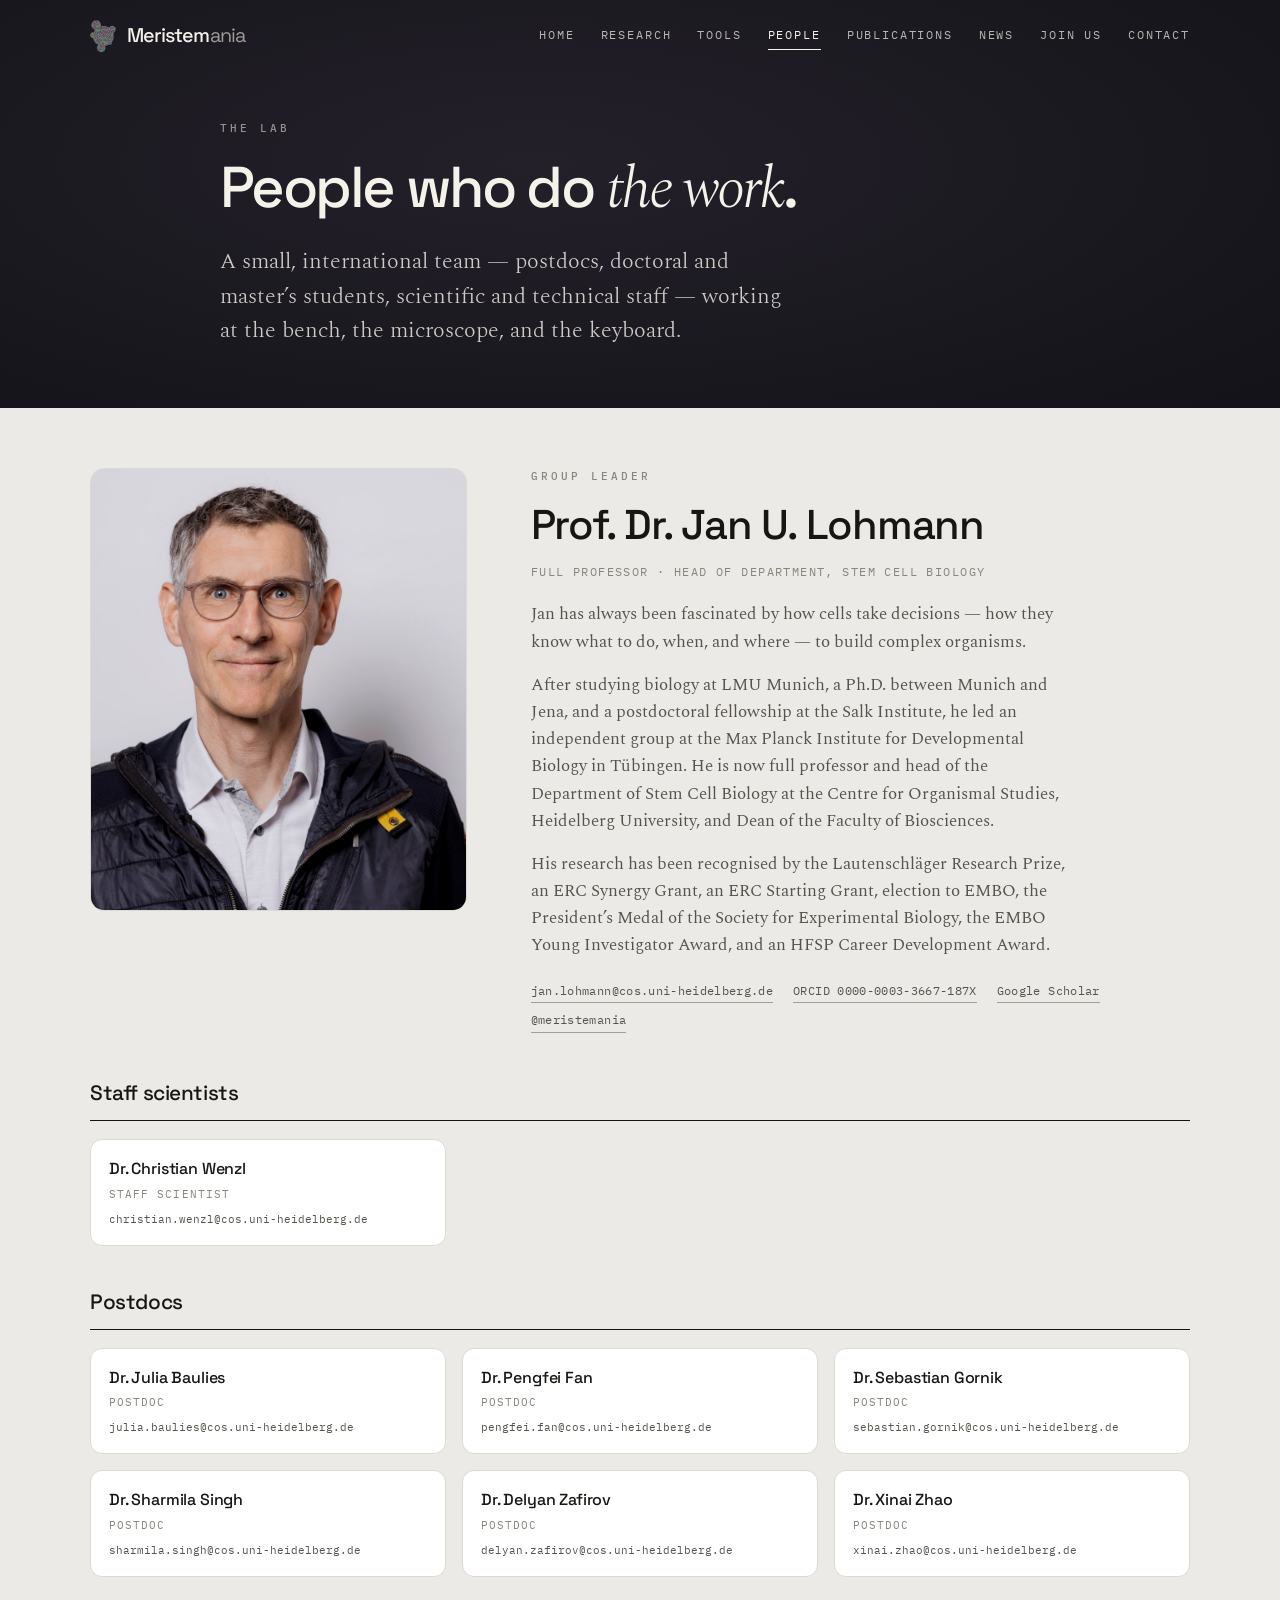
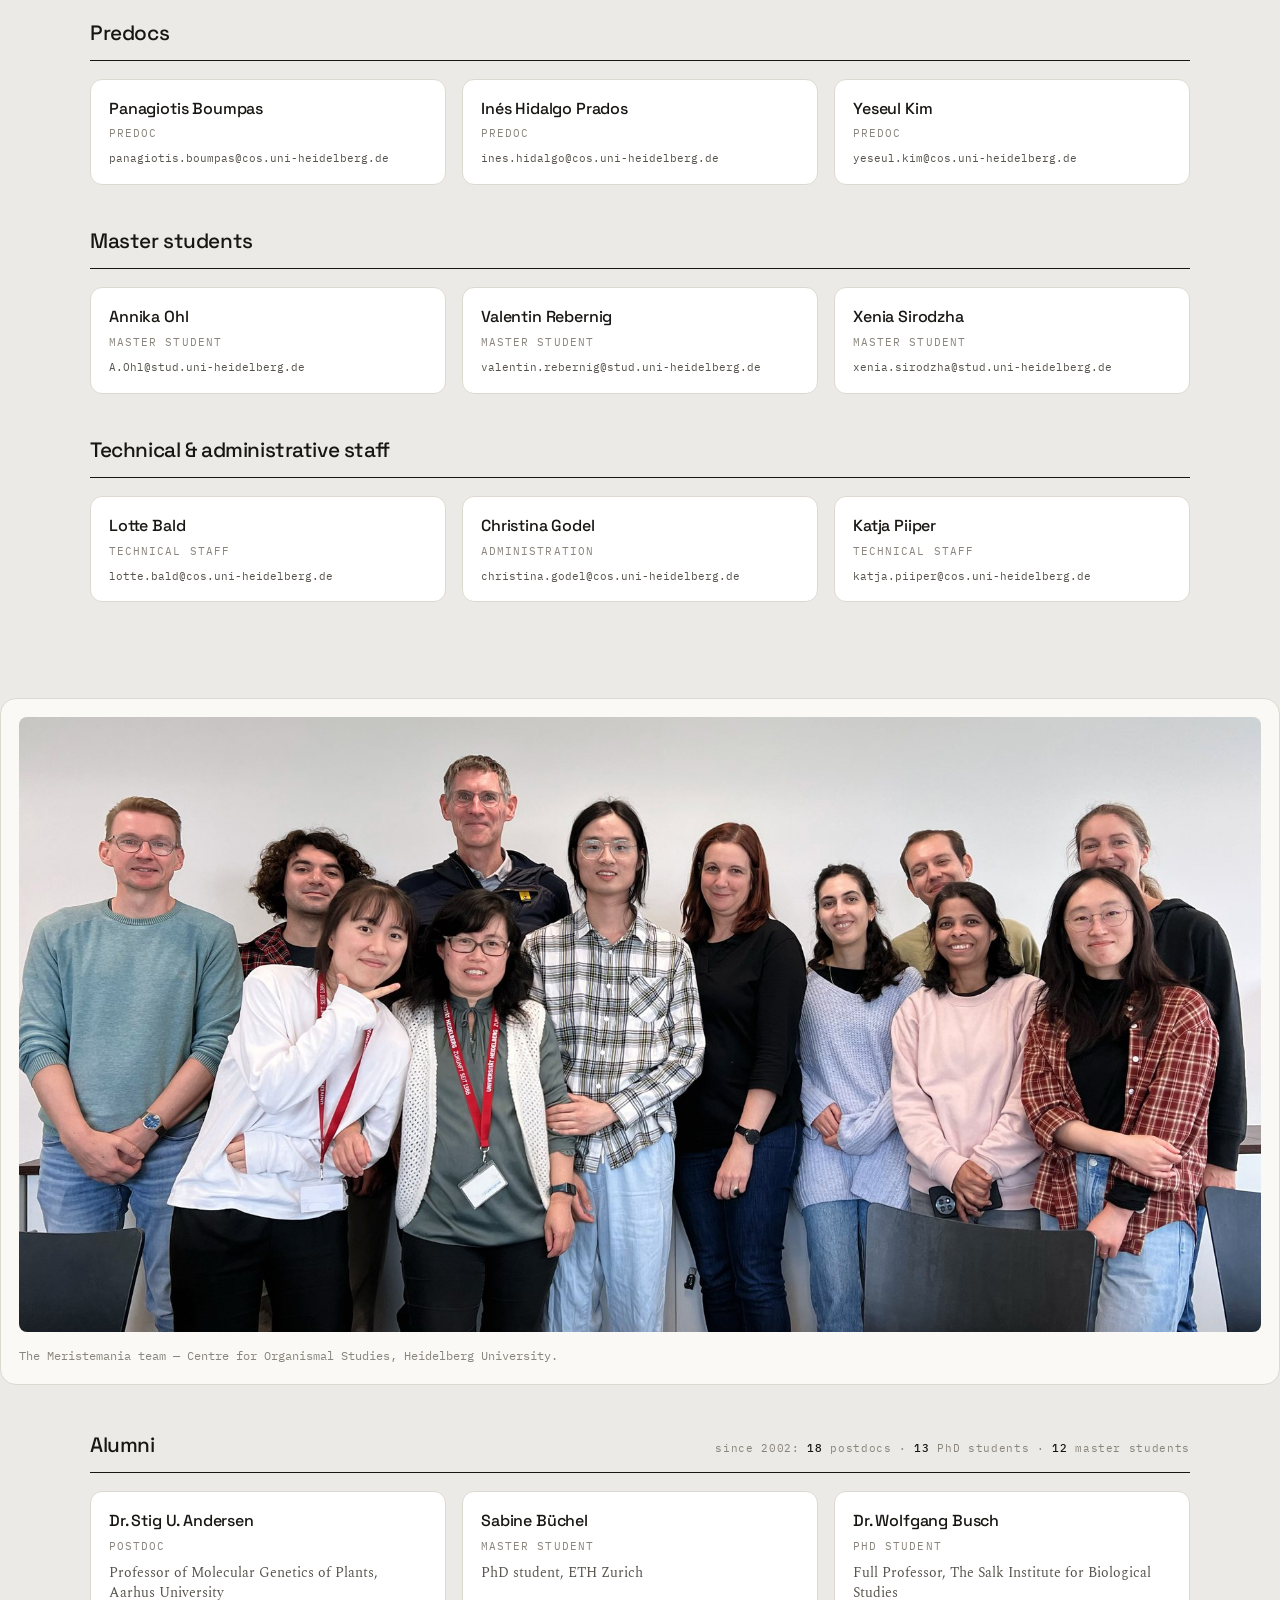
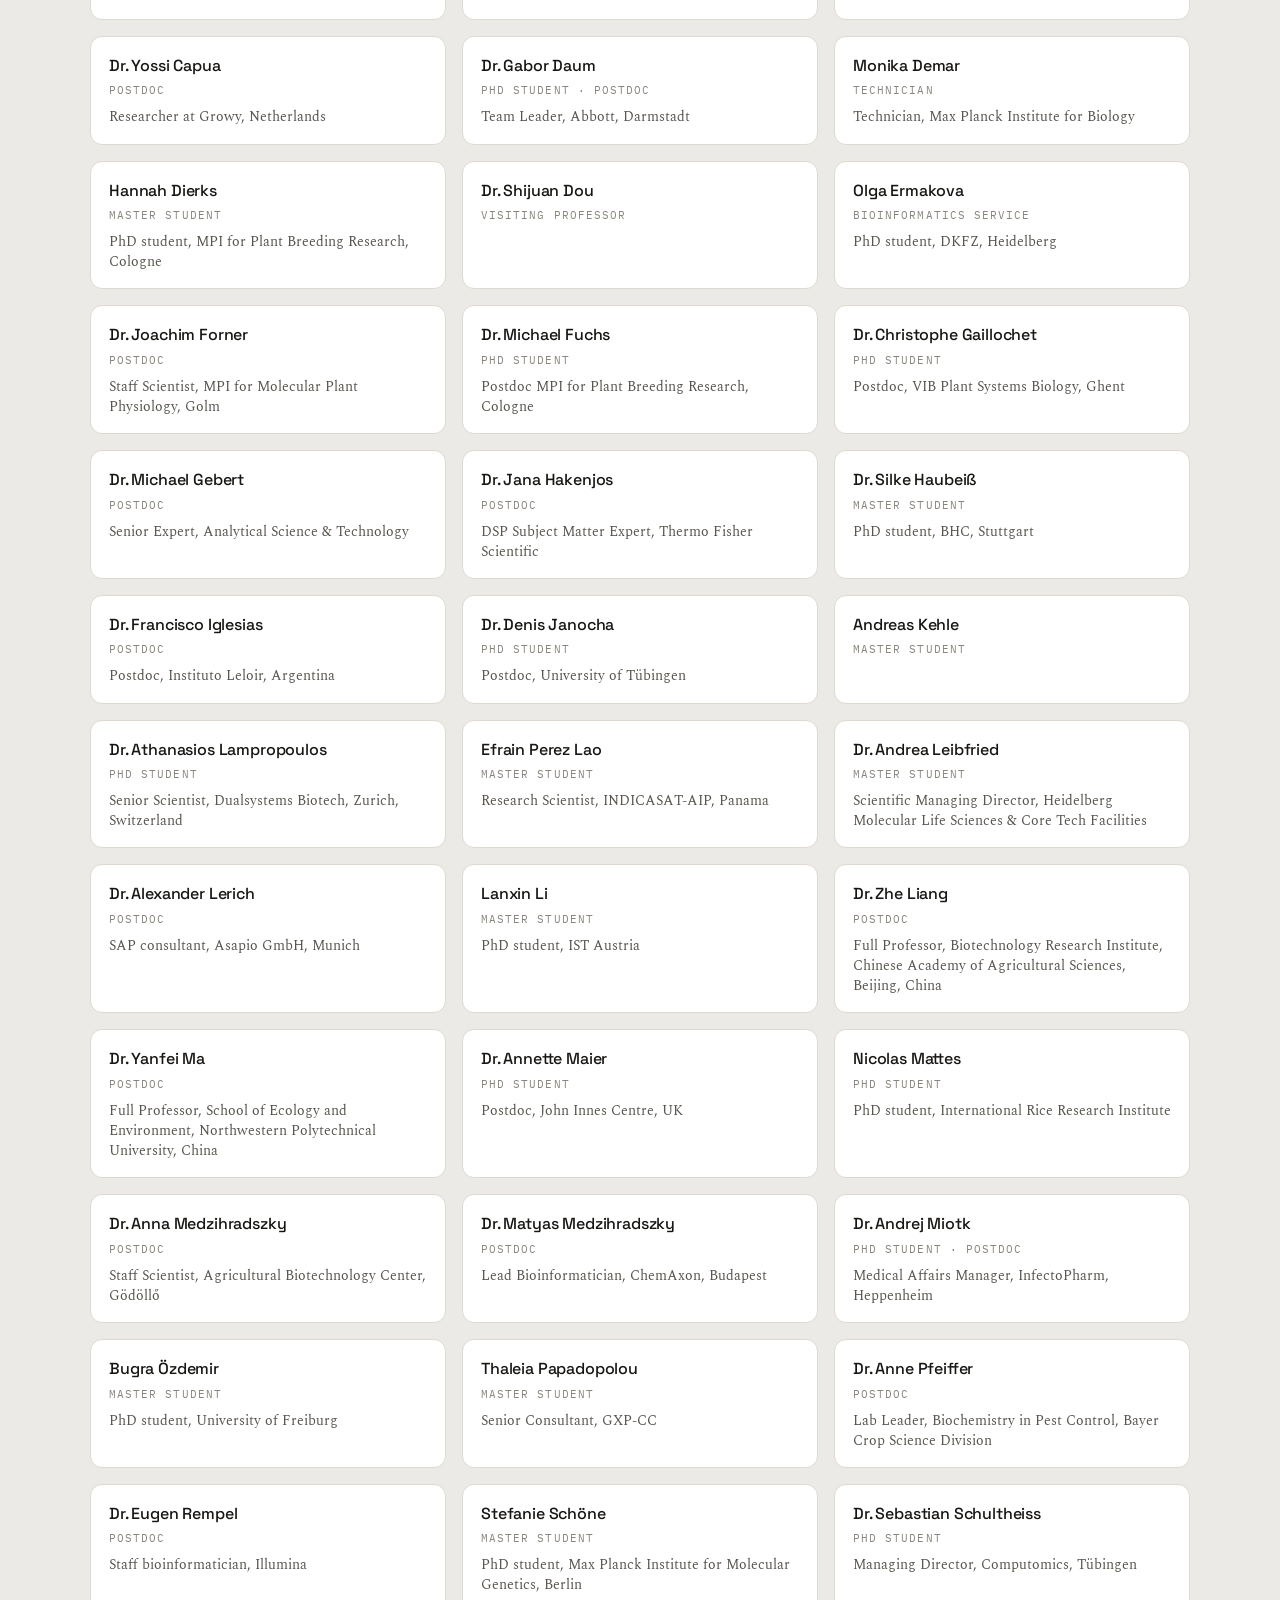
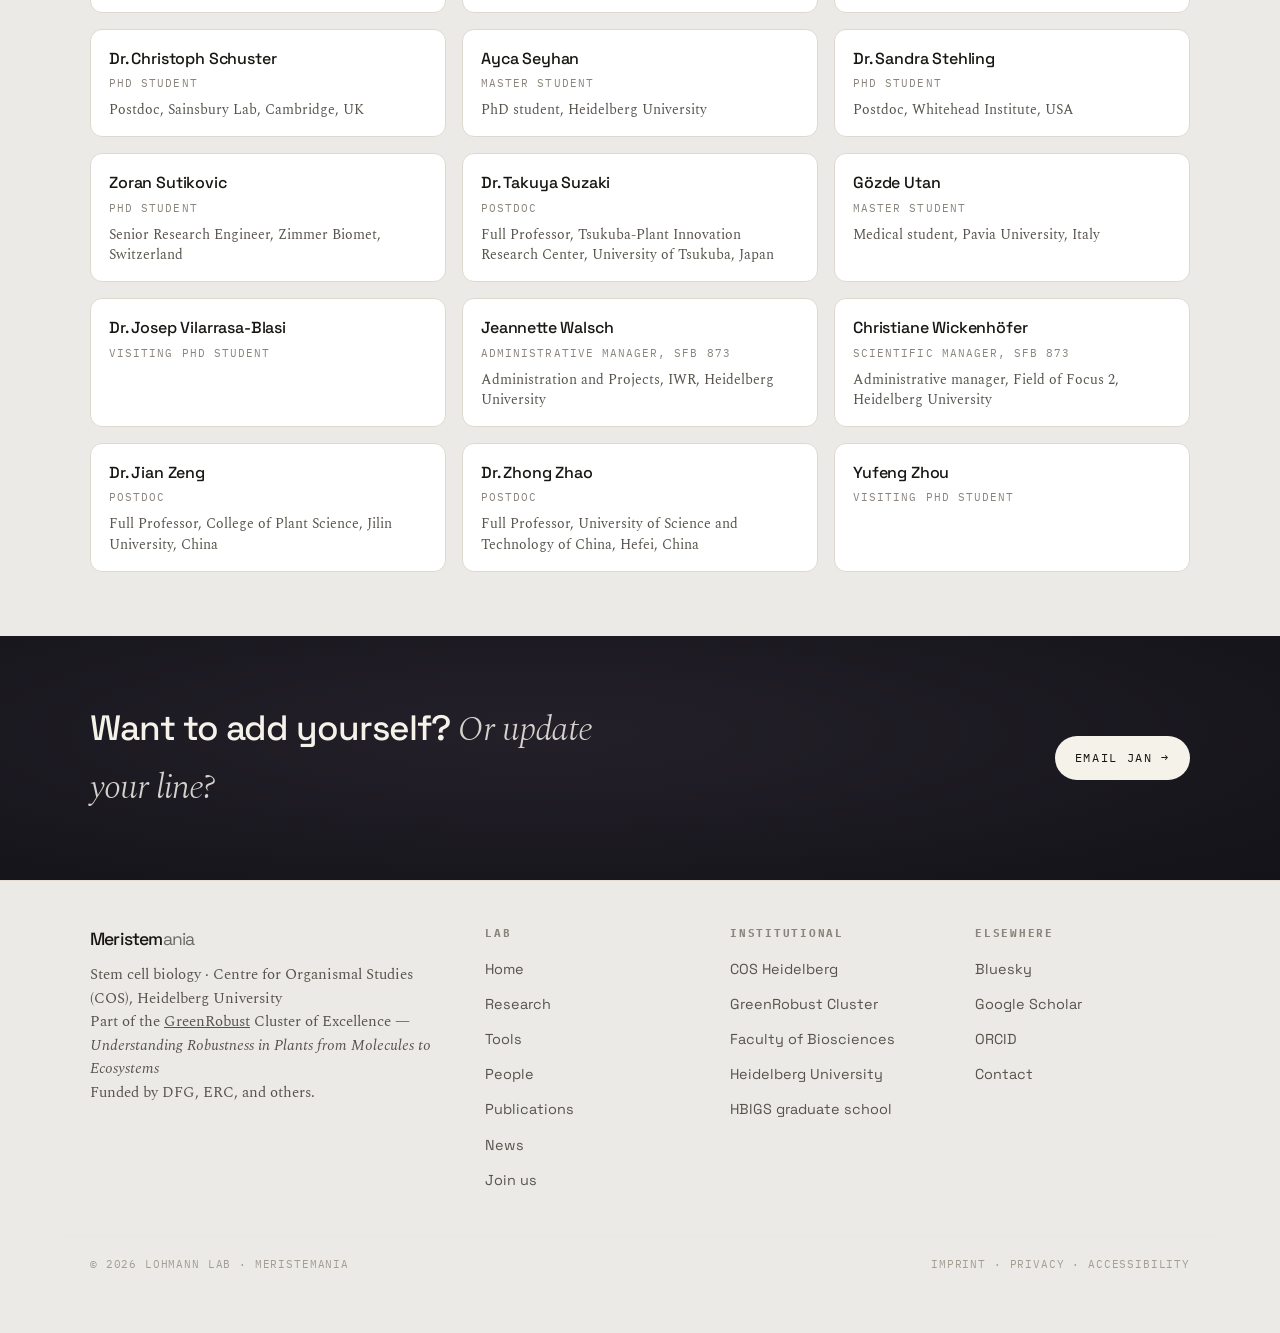
<file: people.html>
<!DOCTYPE html>
<html lang="en">
<head>
  <meta charset="UTF-8" />
  <meta name="viewport" content="width=device-width, initial-scale=1.0" />
  <title>People &mdash; Lohmann Lab &middot; Meristemania</title>
  <meta name="description" content="The people of the Lohmann Lab at the Centre for Organismal Studies, Heidelberg University." />
  <link rel="icon" type="image/svg+xml" href="assets/brand/meristemania-app-icon.svg">
  <link rel="preconnect" href="https://fonts.googleapis.com">
  <link rel="preconnect" href="https://fonts.gstatic.com" crossorigin>
  <link href="https://fonts.googleapis.com/css2?family=Space+Grotesk:wght@300..700&family=Spectral:ital,wght@0,300;0,400;0,500;0,600;1,400&family=IBM+Plex+Mono:wght@400;500&display=swap" rel="stylesheet">
  <link rel="stylesheet" href="assets/css/site.css?v=12">
</head>
<body>
  <header class="top">
    <div class="top-in">
      <a href="index.html" class="brand-lockup" aria-label="Meristemania home"><img class="brand-mark" src="assets/brand/meristemania-mark.svg" alt=""><span class="wm">Meristem<span class="suf">ania</span></span></a>
      <button class="menu-toggle" aria-expanded="false" onclick="var n=document.getElementById('nav');n.classList.toggle('open');this.setAttribute('aria-expanded',n.classList.contains('open'));">Menu</button>
      <nav class="primary" id="nav" aria-label="Primary">
        <a href="index.html">Home</a>
        <a href="research.html">Research</a>
        <a href="tools.html">Tools</a>
        <a href="people.html" class="current">People</a>
        <a href="publications.html">Publications</a>
        <a href="news.html">News</a>
        <a href="join.html">Join us</a>
        <a href="contact.html">Contact</a>
      </nav>
    </div>
  </header>

  <section class="hero compact">
    <div class="hero-in single">
      <div>
        <div class="eyebrow">The lab</div>
        <h1 class="head">People who do <em>the work</em>.</h1>
        <p class="lede">A small, international team — postdocs, doctoral and master&rsquo;s students, scientific and technical staff — working at the bench, the microscope, and the keyboard.</p>
      </div>
    </div>
  </section>

  <section class="pi">
    <figure class="pi-photo">
      <img src="assets/img/jl-portrait.jpg" alt="Portrait of Jan U. Lohmann, head of the Stem Cell Biology department at COS Heidelberg." />
    </figure>
    <div>
      <div class="eyebrow" style="color:var(--muted3)">Group leader</div>
      <h2>Prof. Dr. Jan U. Lohmann</h2>
      <div class="pi-role">Full professor · Head of department, Stem Cell Biology</div>
      <p>Jan has always been fascinated by how cells take decisions — how they know what to do, when, and where — to build complex organisms.</p>
      <p>After studying biology at LMU Munich, a Ph.D. between Munich and Jena, and a postdoctoral fellowship at the Salk Institute, he led an independent group at the Max Planck Institute for Developmental Biology in Tübingen. He is now full professor and head of the Department of Stem Cell Biology at the Centre for Organismal Studies, Heidelberg University, and Dean of the Faculty of Biosciences.</p>
      <p>His research has been recognised by the Lautenschläger Research Prize, an ERC Synergy Grant, an ERC Starting Grant, election to EMBO, the President&rsquo;s Medal of the Society for Experimental Biology, the EMBO Young Investigator Award, and an HFSP Career Development Award.</p>
      <div class="pi-links">
        <a href="mailto:jan.lohmann@cos.uni-heidelberg.de">jan.lohmann@cos.uni-heidelberg.de</a>
        <a href="https://orcid.org/0000-0003-3667-187X" rel="noopener noreferrer" target="_blank">ORCID 0000-0003-3667-187X</a>
        <a href="https://scholar.google.com/citations?user=BkbnIxkAAAAJ" rel="noopener noreferrer" target="_blank">Google Scholar</a>
        <a href="https://bsky.app/profile/meristemania.bsky.social" rel="noopener noreferrer" target="_blank">@meristemania</a>
      </div>
    </div>
  </section>

  <section class="roster">
    <div class="roster-group">
      <h3>Staff scientists</h3>
      <div class="people-grid">
        <article class="person"><div class="name">Dr. Christian Wenzl</div><div class="role">Staff scientist</div><a class="mail" href="mailto:christian.wenzl@cos.uni-heidelberg.de">christian.wenzl@cos.uni-heidelberg.de</a></article>
      </div>
    </div>

    <div class="roster-group">
      <h3>Postdocs</h3>
      <div class="people-grid">
        <article class="person"><div class="name">Dr. Julia Baulies</div><div class="role">Postdoc</div><a class="mail" href="mailto:julia.baulies@cos.uni-heidelberg.de">julia.baulies@cos.uni-heidelberg.de</a></article>
        <article class="person"><div class="name">Dr. Pengfei Fan</div><div class="role">Postdoc</div><a class="mail" href="mailto:pengfei.fan@cos.uni-heidelberg.de">pengfei.fan@cos.uni-heidelberg.de</a></article>
        <article class="person"><div class="name">Dr. Sebastian Gornik</div><div class="role">Postdoc</div><a class="mail" href="mailto:sebastian.gornik@cos.uni-heidelberg.de">sebastian.gornik@cos.uni-heidelberg.de</a></article>
        <article class="person"><div class="name">Dr. Sharmila Singh</div><div class="role">Postdoc</div><a class="mail" href="mailto:sharmila.singh@cos.uni-heidelberg.de">sharmila.singh@cos.uni-heidelberg.de</a></article>
        <article class="person"><div class="name">Dr. Delyan Zafirov</div><div class="role">Postdoc</div><a class="mail" href="mailto:delyan.zafirov@cos.uni-heidelberg.de">delyan.zafirov@cos.uni-heidelberg.de</a></article>
        <article class="person"><div class="name">Dr. Xinai Zhao</div><div class="role">Postdoc</div><a class="mail" href="mailto:xinai.zhao@cos.uni-heidelberg.de">xinai.zhao@cos.uni-heidelberg.de</a></article>
      </div>
    </div>

    <div class="roster-group">
      <h3>Predocs</h3>
      <div class="people-grid">
        <article class="person"><div class="name">Panagiotis Boumpas</div><div class="role">Predoc</div><a class="mail" href="mailto:panagiotis.boumpas@cos.uni-heidelberg.de">panagiotis.boumpas@cos.uni-heidelberg.de</a></article>
        <article class="person"><div class="name">Inés Hidalgo Prados</div><div class="role">Predoc</div><a class="mail" href="mailto:ines.hidalgo@cos.uni-heidelberg.de">ines.hidalgo@cos.uni-heidelberg.de</a></article>
        <article class="person"><div class="name">Yeseul Kim</div><div class="role">Predoc</div><a class="mail" href="mailto:yeseul.kim@cos.uni-heidelberg.de">yeseul.kim@cos.uni-heidelberg.de</a></article>
      </div>
    </div>

    <div class="roster-group">
      <h3>Master students</h3>
      <div class="people-grid">
        <article class="person"><div class="name">Annika Ohl</div><div class="role">Master student</div><a class="mail" href="mailto:A.Ohl@stud.uni-heidelberg.de">A.Ohl@stud.uni-heidelberg.de</a></article>
        <article class="person"><div class="name">Valentin Rebernig</div><div class="role">Master student</div><a class="mail" href="mailto:valentin.rebernig@stud.uni-heidelberg.de">valentin.rebernig@stud.uni-heidelberg.de</a></article>
        <article class="person"><div class="name">Xenia Sirodzha</div><div class="role">Master student</div><a class="mail" href="mailto:xenia.sirodzha@stud.uni-heidelberg.de">xenia.sirodzha@stud.uni-heidelberg.de</a></article>
      </div>
    </div>

    <div class="roster-group">
      <h3>Technical &amp; administrative staff</h3>
      <div class="people-grid">
        <article class="person"><div class="name">Lotte Bald</div><div class="role">Technical staff</div><a class="mail" href="mailto:lotte.bald@cos.uni-heidelberg.de">lotte.bald@cos.uni-heidelberg.de</a></article>
        <article class="person"><div class="name">Christina Godel</div><div class="role">Administration</div><a class="mail" href="mailto:christina.godel@cos.uni-heidelberg.de">christina.godel@cos.uni-heidelberg.de</a></article>
        <article class="person"><div class="name">Katja Piiper</div><div class="role">Technical staff</div><a class="mail" href="mailto:katja.piiper@cos.uni-heidelberg.de">katja.piiper@cos.uni-heidelberg.de</a></article>
      </div>
    </div>
  </section>

  <section class="figure-wide">
    <figure>
      <img src="assets/img/lab-photo.jpg" alt="Group photograph of the Lohmann lab in front of the Centre for Organismal Studies, Heidelberg." />
      <figcaption>The Meristemania team — Centre for Organismal Studies, Heidelberg University.</figcaption>
    </figure>
  </section>

  <section class="roster">
    <div class="roster-group">
      <h3>Alumni <span class="alumni-stats" aria-label="Alumni by final role since 2002">since 2002: <b data-stat="postdoc">0</b> postdocs · <b data-stat="phd">0</b> PhD students · <b data-stat="msc">0</b> master students</span></h3>
      <div class="people-grid">
        <article class="person"><div class="name">Dr. Stig U. Andersen</div><div class="role">Postdoc</div><div class="focus">Professor of Molecular Genetics of Plants, Aarhus University</div></article>
        <article class="person"><div class="name">Sabine Büchel</div><div class="role">Master student</div><div class="focus">PhD student, ETH Zurich</div></article>
        <article class="person"><div class="name">Dr. Wolfgang Busch</div><div class="role">PhD student</div><div class="focus">Full Professor, The Salk Institute for Biological Studies</div></article>
        <article class="person"><div class="name">Dr. Yossi Capua</div><div class="role">Postdoc</div><div class="focus">Researcher at Growy, Netherlands</div></article>
        <article class="person"><div class="name">Dr. Gabor Daum</div><div class="role">PhD student · Postdoc</div><div class="focus">Team Leader, Abbott, Darmstadt</div></article>
        <article class="person"><div class="name">Monika Demar</div><div class="role">Technician</div><div class="focus">Technician, Max Planck Institute for Biology</div></article>
        <article class="person"><div class="name">Hannah Dierks</div><div class="role">Master student</div><div class="focus">PhD student, MPI for Plant Breeding Research, Cologne</div></article>
        <article class="person"><div class="name">Dr. Shijuan Dou</div><div class="role">Visiting professor</div></article>
        <article class="person"><div class="name">Olga Ermakova</div><div class="role">Bioinformatics service</div><div class="focus">PhD student, DKFZ, Heidelberg</div></article>
        <article class="person"><div class="name">Dr. Joachim Forner</div><div class="role">Postdoc</div><div class="focus">Staff Scientist, MPI for Molecular Plant Physiology, Golm</div></article>
        <article class="person"><div class="name">Dr. Michael Fuchs</div><div class="role">PhD student</div><div class="focus">Postdoc MPI for Plant Breeding Research, Cologne</div></article>
        <article class="person"><div class="name">Dr. Christophe Gaillochet</div><div class="role">PhD student</div><div class="focus">Postdoc, VIB Plant Systems Biology, Ghent</div></article>
        <article class="person"><div class="name">Dr. Michael Gebert</div><div class="role">Postdoc</div><div class="focus">Senior Expert, Analytical Science &amp; Technology</div></article>
        <article class="person"><div class="name">Dr. Jana Hakenjos</div><div class="role">Postdoc</div><div class="focus">DSP Subject Matter Expert, Thermo Fisher Scientific</div></article>
        <article class="person"><div class="name">Dr. Silke Haubeiß</div><div class="role">Master student</div><div class="focus">PhD student, BHC, Stuttgart</div></article>
        <article class="person"><div class="name">Dr. Francisco Iglesias</div><div class="role">Postdoc</div><div class="focus">Postdoc, Instituto Leloir, Argentina</div></article>
        <article class="person"><div class="name">Dr. Denis Janocha</div><div class="role">PhD student</div><div class="focus">Postdoc, University of Tübingen</div></article>
        <article class="person"><div class="name">Andreas Kehle</div><div class="role">Master student</div></article>
        <article class="person"><div class="name">Dr. Athanasios Lampropoulos</div><div class="role">PhD student</div><div class="focus">Senior Scientist, Dualsystems Biotech, Zurich, Switzerland</div></article>
        <article class="person"><div class="name">Efrain Perez Lao</div><div class="role">Master student</div><div class="focus">Research Scientist, INDICASAT-AIP, Panama</div></article>
        <article class="person"><div class="name">Dr. Andrea Leibfried</div><div class="role">Master student</div><div class="focus">Scientific Managing Director, Heidelberg Molecular Life Sciences &amp; Core Tech Facilities</div></article>
        <article class="person"><div class="name">Dr. Alexander Lerich</div><div class="role">Postdoc</div><div class="focus">SAP consultant, Asapio GmbH, Munich</div></article>
        <article class="person"><div class="name">Lanxin Li</div><div class="role">Master student</div><div class="focus">PhD student, IST Austria</div></article>
        <article class="person"><div class="name">Dr. Zhe Liang</div><div class="role">Postdoc</div><div class="focus">Full Professor, Biotechnology Research Institute, Chinese Academy of Agricultural Sciences, Beijing, China</div></article>
        <article class="person"><div class="name">Dr. Yanfei Ma</div><div class="role">Postdoc</div><div class="focus">Full Professor, School of Ecology and Environment, Northwestern Polytechnical University, China</div></article>
        <article class="person"><div class="name">Dr. Annette Maier</div><div class="role">PhD student</div><div class="focus">Postdoc, John Innes Centre, UK</div></article>
        <article class="person"><div class="name">Nicolas Mattes</div><div class="role">PhD student</div><div class="focus">PhD student, International Rice Research Institute</div></article>
        <article class="person"><div class="name">Dr. Anna Medzihradszky</div><div class="role">Postdoc</div><div class="focus">Staff Scientist, Agricultural Biotechnology Center, Gödöllő</div></article>
        <article class="person"><div class="name">Dr. Matyas Medzihradszky</div><div class="role">Postdoc</div><div class="focus">Lead Bioinformatician, ChemAxon, Budapest</div></article>
        <article class="person"><div class="name">Dr. Andrej Miotk</div><div class="role">PhD student · Postdoc</div><div class="focus">Medical Affairs Manager, InfectoPharm, Heppenheim</div></article>
        <article class="person"><div class="name">Bugra Özdemir</div><div class="role">Master student</div><div class="focus">PhD student, University of Freiburg</div></article>
        <article class="person"><div class="name">Thaleia Papadopolou</div><div class="role">Master student</div><div class="focus">Senior Consultant, GXP-CC</div></article>
        <article class="person"><div class="name">Dr. Anne Pfeiffer</div><div class="role">Postdoc</div><div class="focus">Lab Leader, Biochemistry in Pest Control, Bayer Crop Science Division</div></article>
        <article class="person"><div class="name">Dr. Eugen Rempel</div><div class="role">Postdoc</div><div class="focus">Staff bioinformatician, Illumina</div></article>
        <article class="person"><div class="name">Stefanie Schöne</div><div class="role">Master student</div><div class="focus">PhD student, Max Planck Institute for Molecular Genetics, Berlin</div></article>
        <article class="person"><div class="name">Dr. Sebastian Schultheiss</div><div class="role">PhD student</div><div class="focus">Managing Director, Computomics, Tübingen</div></article>
        <article class="person"><div class="name">Dr. Christoph Schuster</div><div class="role">PhD student</div><div class="focus">Postdoc, Sainsbury Lab, Cambridge, UK</div></article>
        <article class="person"><div class="name">Ayca Seyhan</div><div class="role">Master student</div><div class="focus">PhD student, Heidelberg University</div></article>
        <article class="person"><div class="name">Dr. Sandra Stehling</div><div class="role">PhD student</div><div class="focus">Postdoc, Whitehead Institute, USA</div></article>
        <article class="person"><div class="name">Zoran Sutikovic</div><div class="role">PhD student</div><div class="focus">Senior Research Engineer, Zimmer Biomet, Switzerland</div></article>
        <article class="person"><div class="name">Dr. Takuya Suzaki</div><div class="role">Postdoc</div><div class="focus">Full Professor, Tsukuba-Plant Innovation Research Center, University of Tsukuba, Japan</div></article>
        <article class="person"><div class="name">Gözde Utan</div><div class="role">Master student</div><div class="focus">Medical student, Pavia University, Italy</div></article>
        <article class="person"><div class="name">Dr. Josep Vilarrasa-Blasi</div><div class="role">Visiting PhD student</div></article>
        <article class="person"><div class="name">Jeannette Walsch</div><div class="role">Administrative manager, SFB 873</div><div class="focus">Administration and Projects, IWR, Heidelberg University</div></article>
        <article class="person"><div class="name">Christiane Wickenhöfer</div><div class="role">Scientific manager, SFB 873</div><div class="focus">Administrative manager, Field of Focus 2, Heidelberg University</div></article>
        <article class="person"><div class="name">Dr. Jian Zeng</div><div class="role">Postdoc</div><div class="focus">Full Professor, College of Plant Science, Jilin University, China</div></article>
        <article class="person"><div class="name">Dr. Zhong Zhao</div><div class="role">Postdoc</div><div class="focus">Full Professor, University of Science and Technology of China, Hefei, China</div></article>
        <article class="person"><div class="name">Yufeng Zhou</div><div class="role">Visiting PhD student</div></article>
      </div>
    </div>
  </section>

  <section class="cta">
    <div class="cta-in">
      <h2>Want to add yourself? <em>Or update your line?</em></h2>
      <a class="btn solid" href="mailto:jan.lohmann@cos.uni-heidelberg.de?subject=People%20page%20update">Email Jan →</a>
    </div>
  </section>

  <footer>
    <div class="foot-in">
      <div>
        <span class="wm">Meristem<span class="suf">ania</span></span>
        <p>Stem cell biology · Centre for Organismal Studies (COS), Heidelberg University<br>Part of the <a href="https://greenrobust.de" rel="noopener noreferrer" target="_blank">GreenRobust</a> Cluster of Excellence — <em>Understanding Robustness in Plants from Molecules to Ecosystems</em><br>Funded by DFG, ERC, and others.</p>
      </div>
      <div><h4>Lab</h4><ul><li><a href="index.html">Home</a></li><li><a href="research.html">Research</a></li><li><a href="tools.html">Tools</a></li><li><a href="people.html">People</a></li><li><a href="publications.html">Publications</a></li><li><a href="news.html">News</a></li><li><a href="join.html">Join us</a></li></ul></div>
      <div><h4>Institutional</h4><ul><li><a href="https://www.cos.uni-heidelberg.de/en" rel="noopener noreferrer" target="_blank">COS Heidelberg</a></li><li><a href="https://greenrobust.de" rel="noopener noreferrer" target="_blank">GreenRobust Cluster</a></li><li><a href="https://www.bio.uni-heidelberg.de" rel="noopener noreferrer" target="_blank">Faculty of Biosciences</a></li><li><a href="https://www.uni-heidelberg.de/" rel="noopener noreferrer" target="_blank">Heidelberg University</a></li><li><a href="http://www.hbigs.uni-heidelberg.de/" rel="noopener noreferrer" target="_blank">HBIGS graduate school</a></li></ul></div>
      <div><h4>Elsewhere</h4><ul><li><a href="https://bsky.app/profile/meristemania.bsky.social" rel="noopener noreferrer" target="_blank">Bluesky</a></li><li><a href="https://scholar.google.com/citations?user=BkbnIxkAAAAJ" rel="noopener noreferrer" target="_blank">Google Scholar</a></li><li><a href="https://orcid.org/0000-0003-3667-187X" rel="noopener noreferrer" target="_blank">ORCID</a></li><li><a href="contact.html">Contact</a></li></ul></div>
    </div>
    <div class="legal">
      <span>© <span id="yr">2026</span> Lohmann Lab · Meristemania</span>
      <span><a href="https://www.uni-heidelberg.de/de/impressum" rel="noopener noreferrer" target="_blank">Imprint</a> · <a href="https://www.uni-heidelberg.de/de/datenschutzerklaerung" rel="noopener noreferrer" target="_blank">Privacy</a> · <a href="https://www.uni-heidelberg.de/de/barrierefreiheit" rel="noopener noreferrer" target="_blank">Accessibility</a></span>
    </div>
  </footer>

  <script>document.getElementById("yr").textContent=new Date().getFullYear();</script>
  <script>
    (function () {
      var group = document.querySelector('.roster-group h3 .alumni-stats');
      if (!group) return;
      var counts = { postdoc: 0, phd: 0, msc: 0 };
      document.querySelectorAll('.roster-group').forEach(function (g) {
        var h = g.querySelector('h3');
        if (!h || !/^\s*Alumni\b/i.test(h.textContent)) return;
        g.querySelectorAll('.person .role').forEach(function (r) {
          var t = r.textContent.toLowerCase();
          if (/visiting/.test(t)) return;
          if (/postdoc/.test(t)) counts.postdoc++;
          if (/phd student/.test(t)) counts.phd++;
          if (/master student/.test(t)) counts.msc++;
        });
      });
      var set = function (k, v) { var el = group.querySelector('[data-stat="' + k + '"]'); if (el) el.textContent = v; };
      set('postdoc', counts.postdoc); set('phd', counts.phd); set('msc', counts.msc);
    })();
  </script>
</body>
</html>
</file>
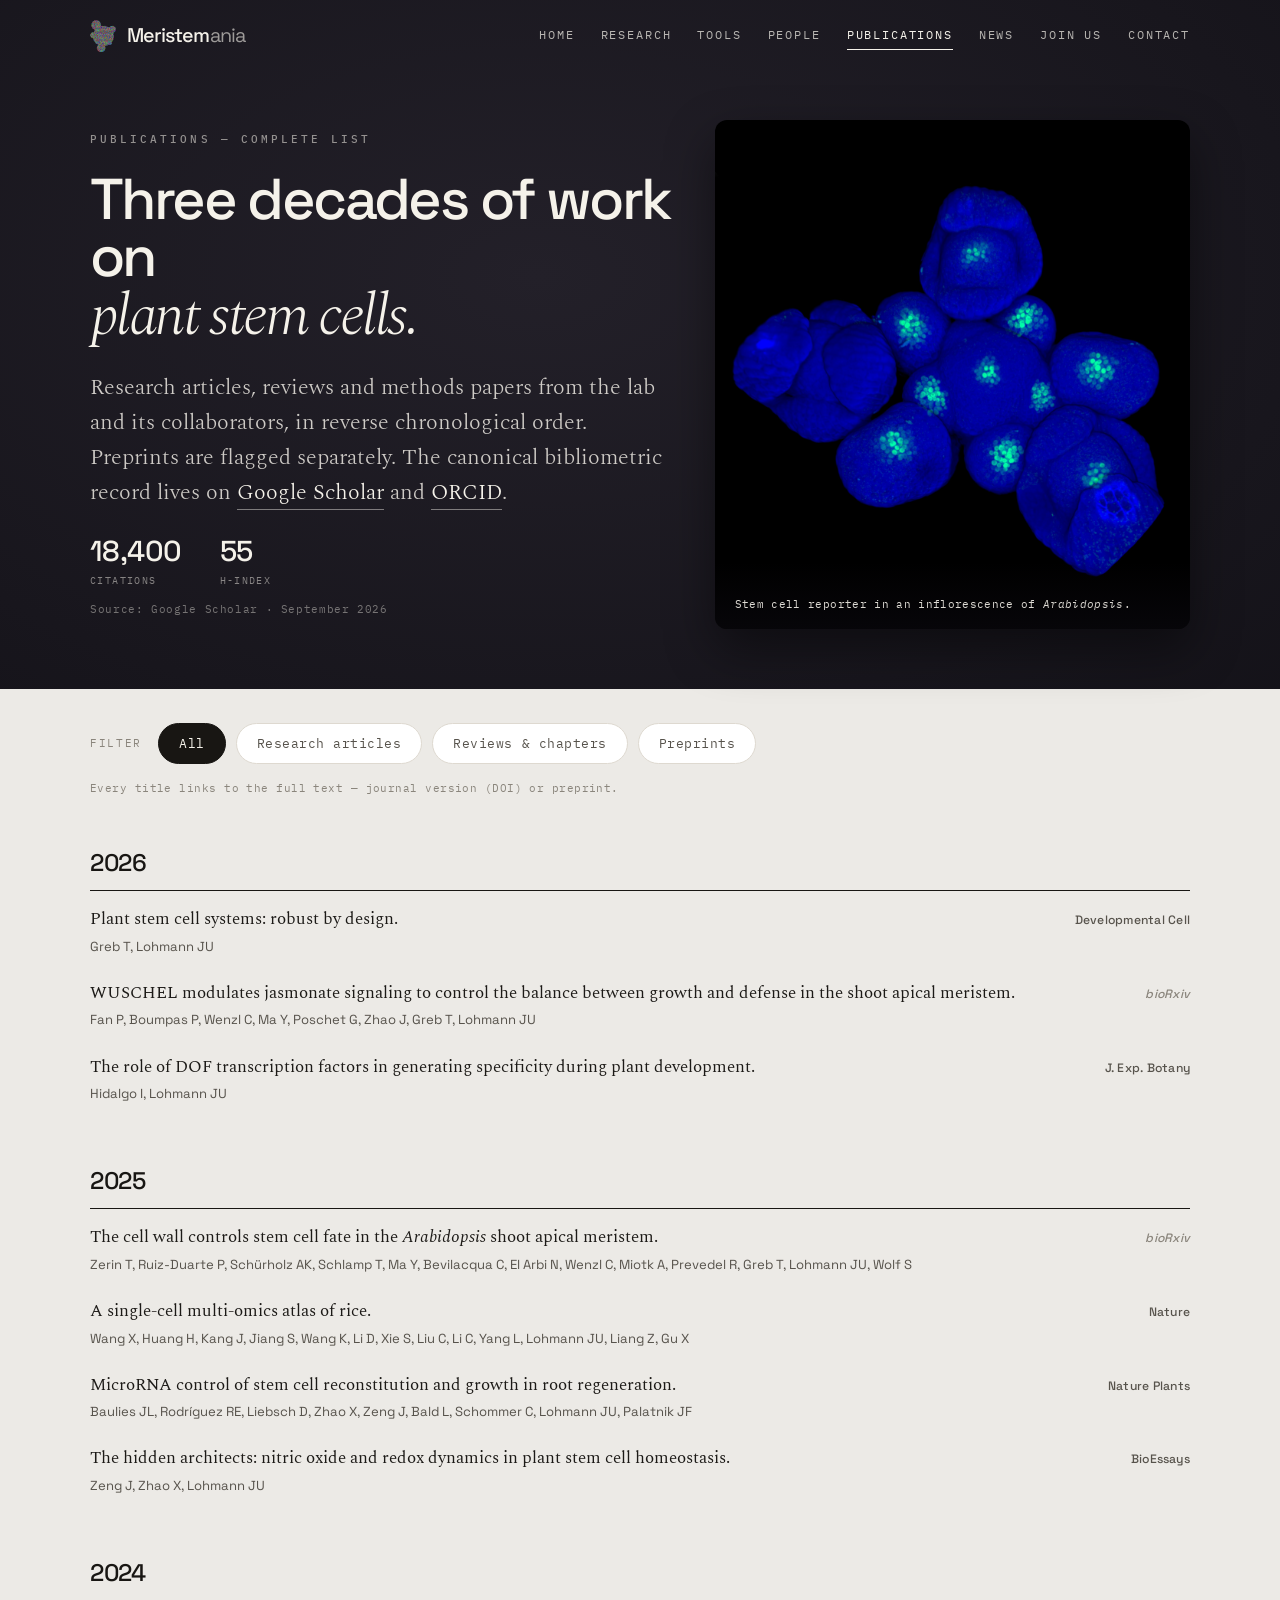
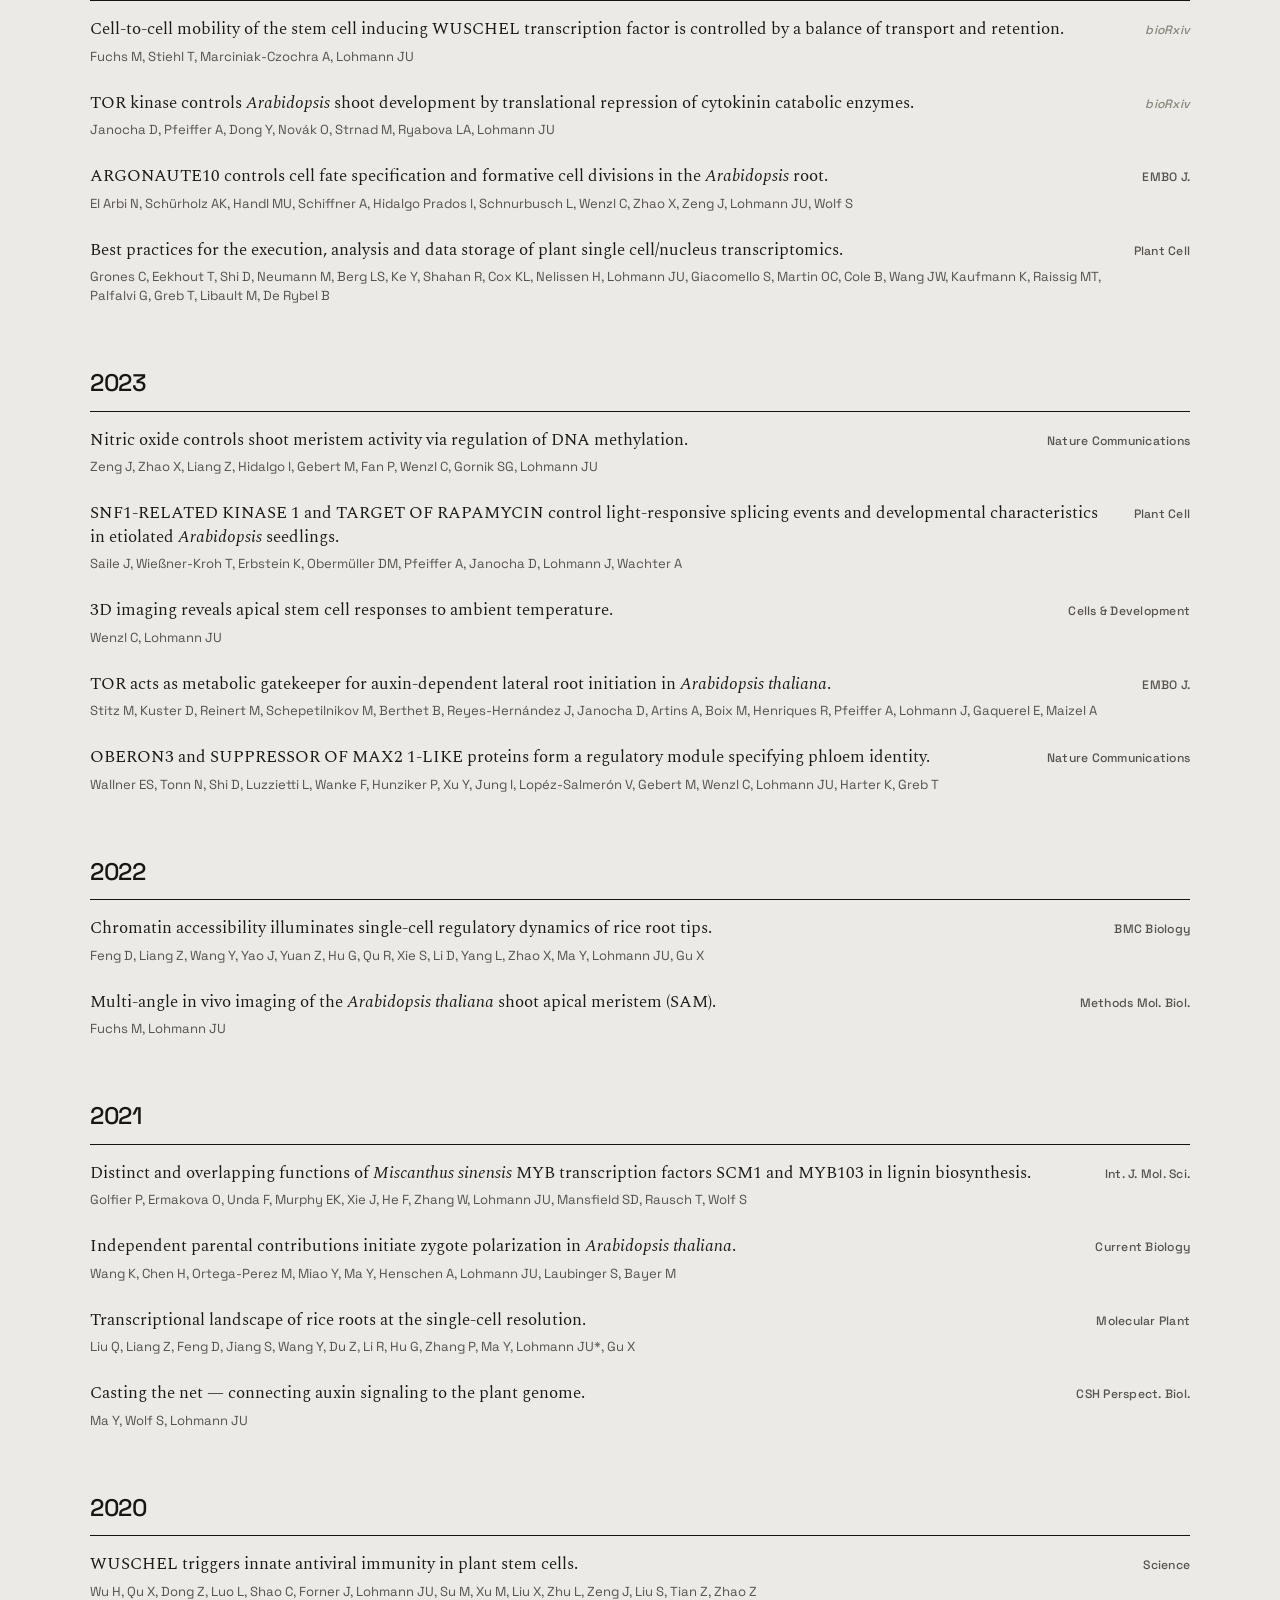
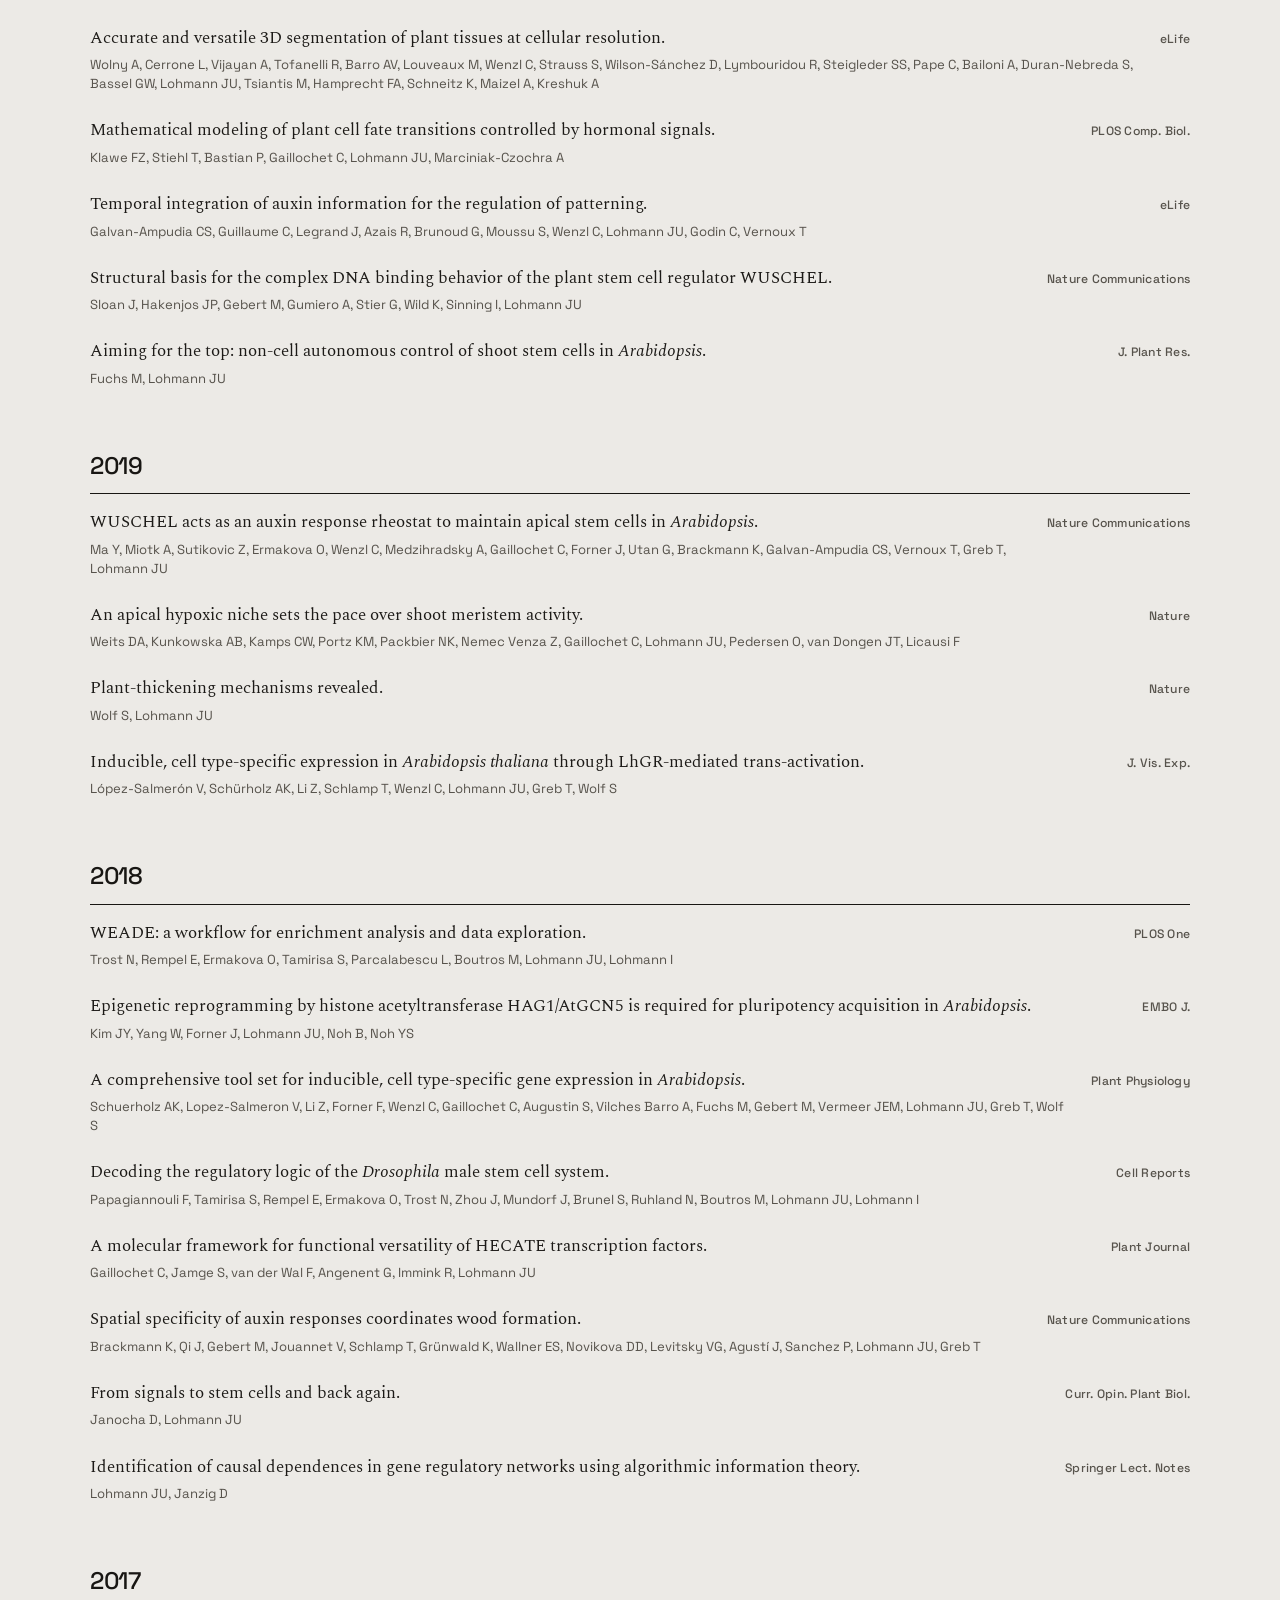
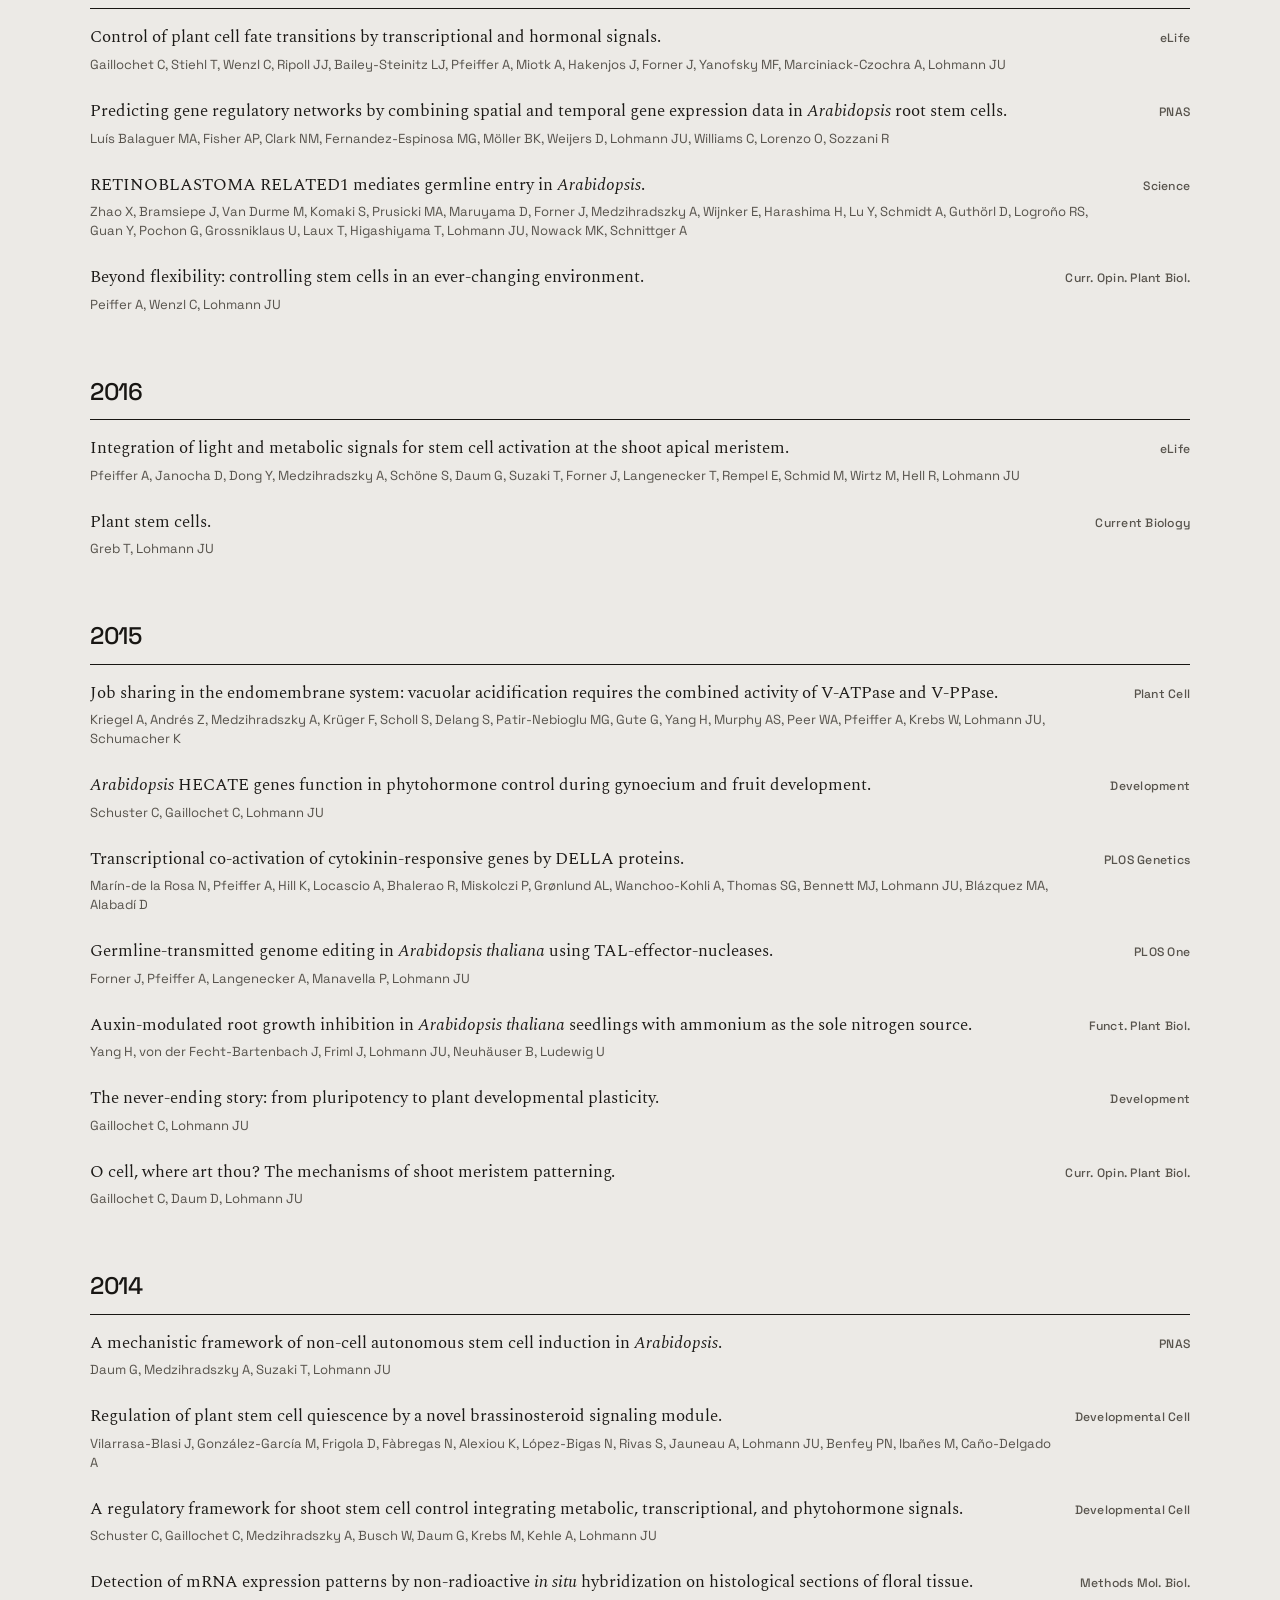
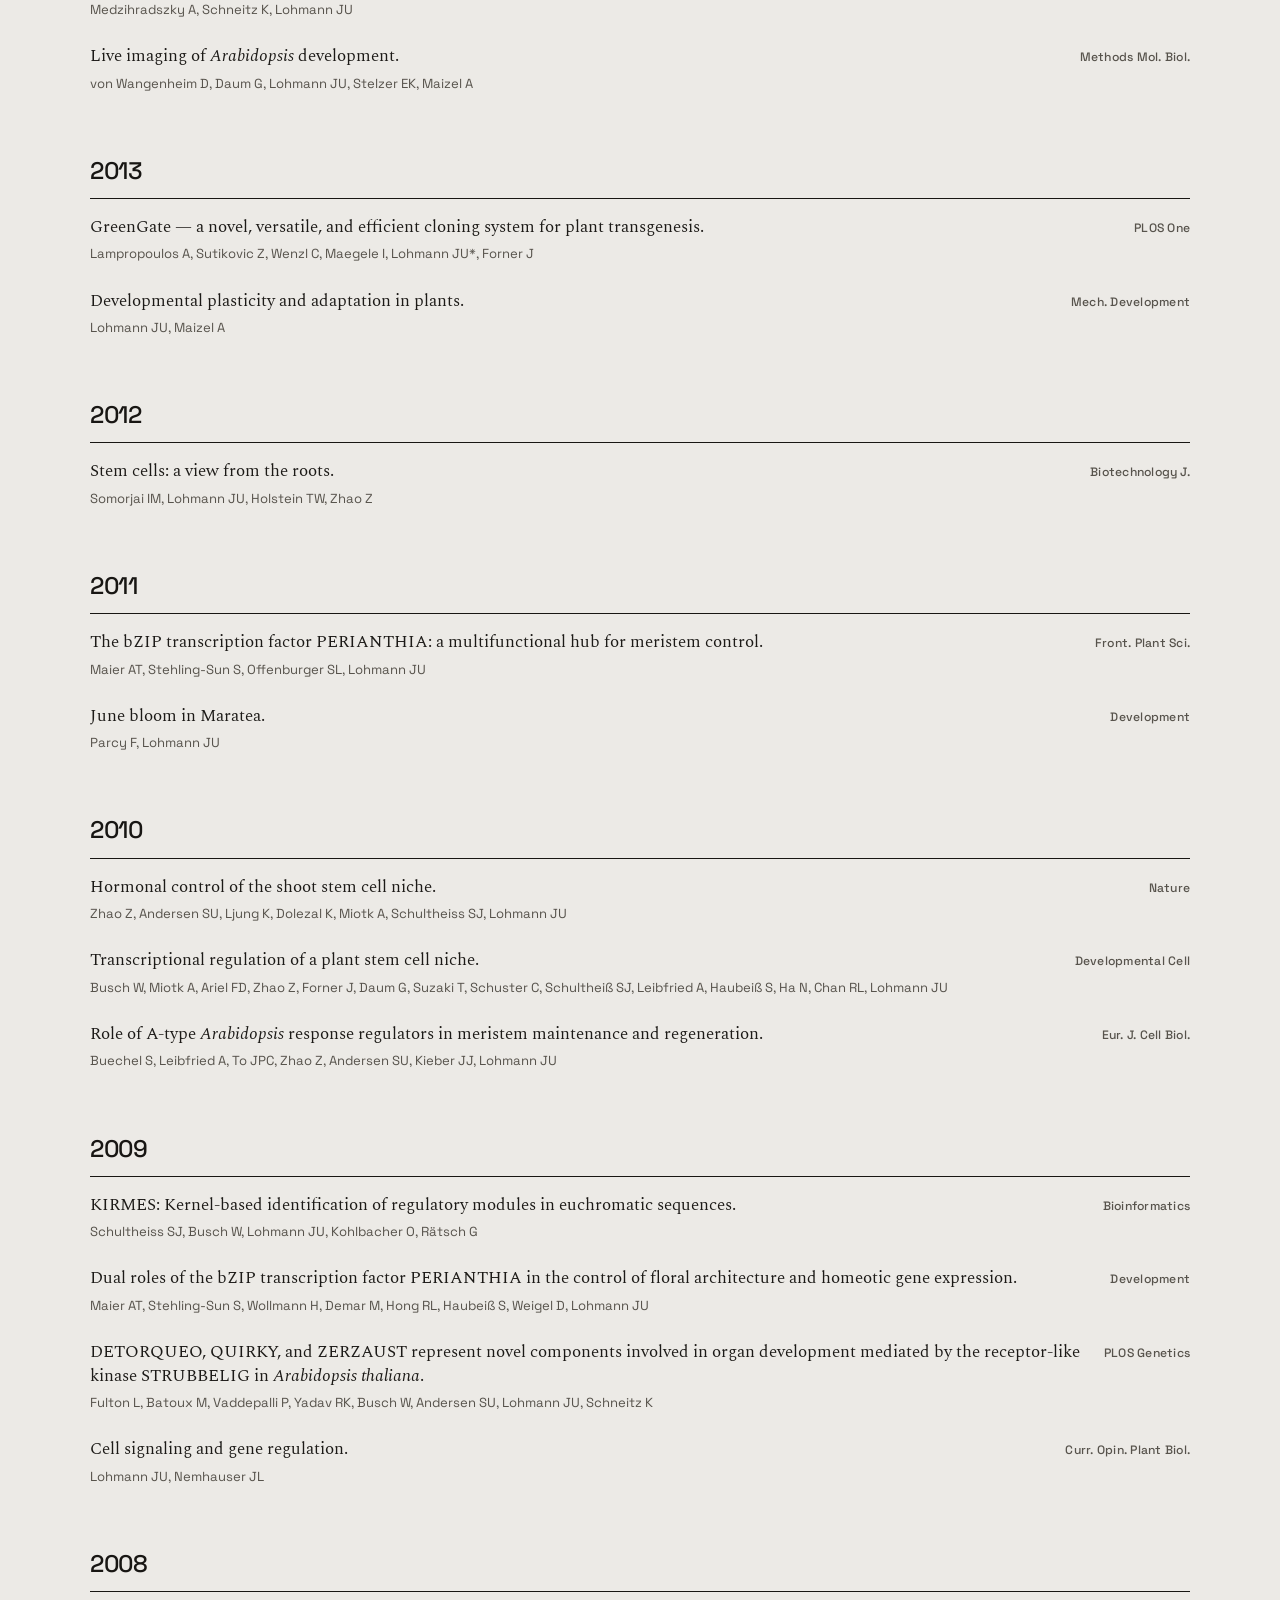
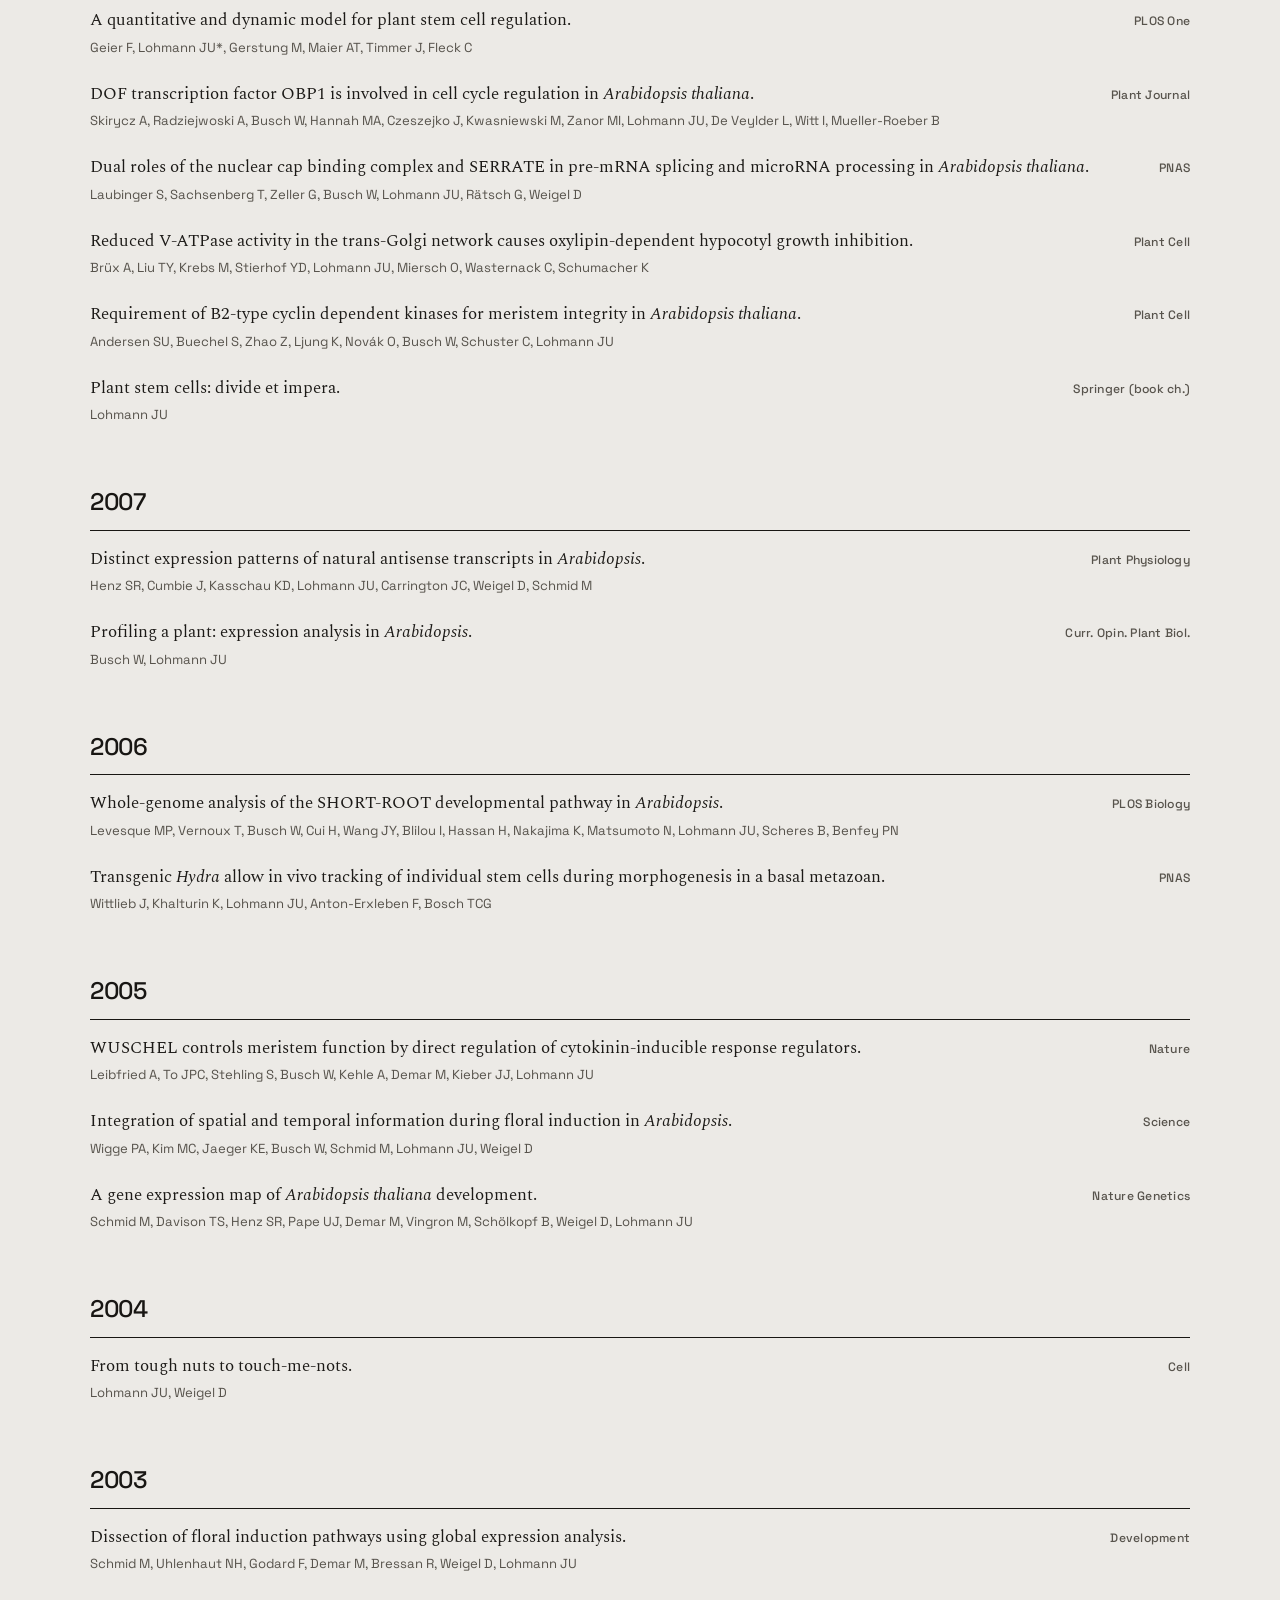
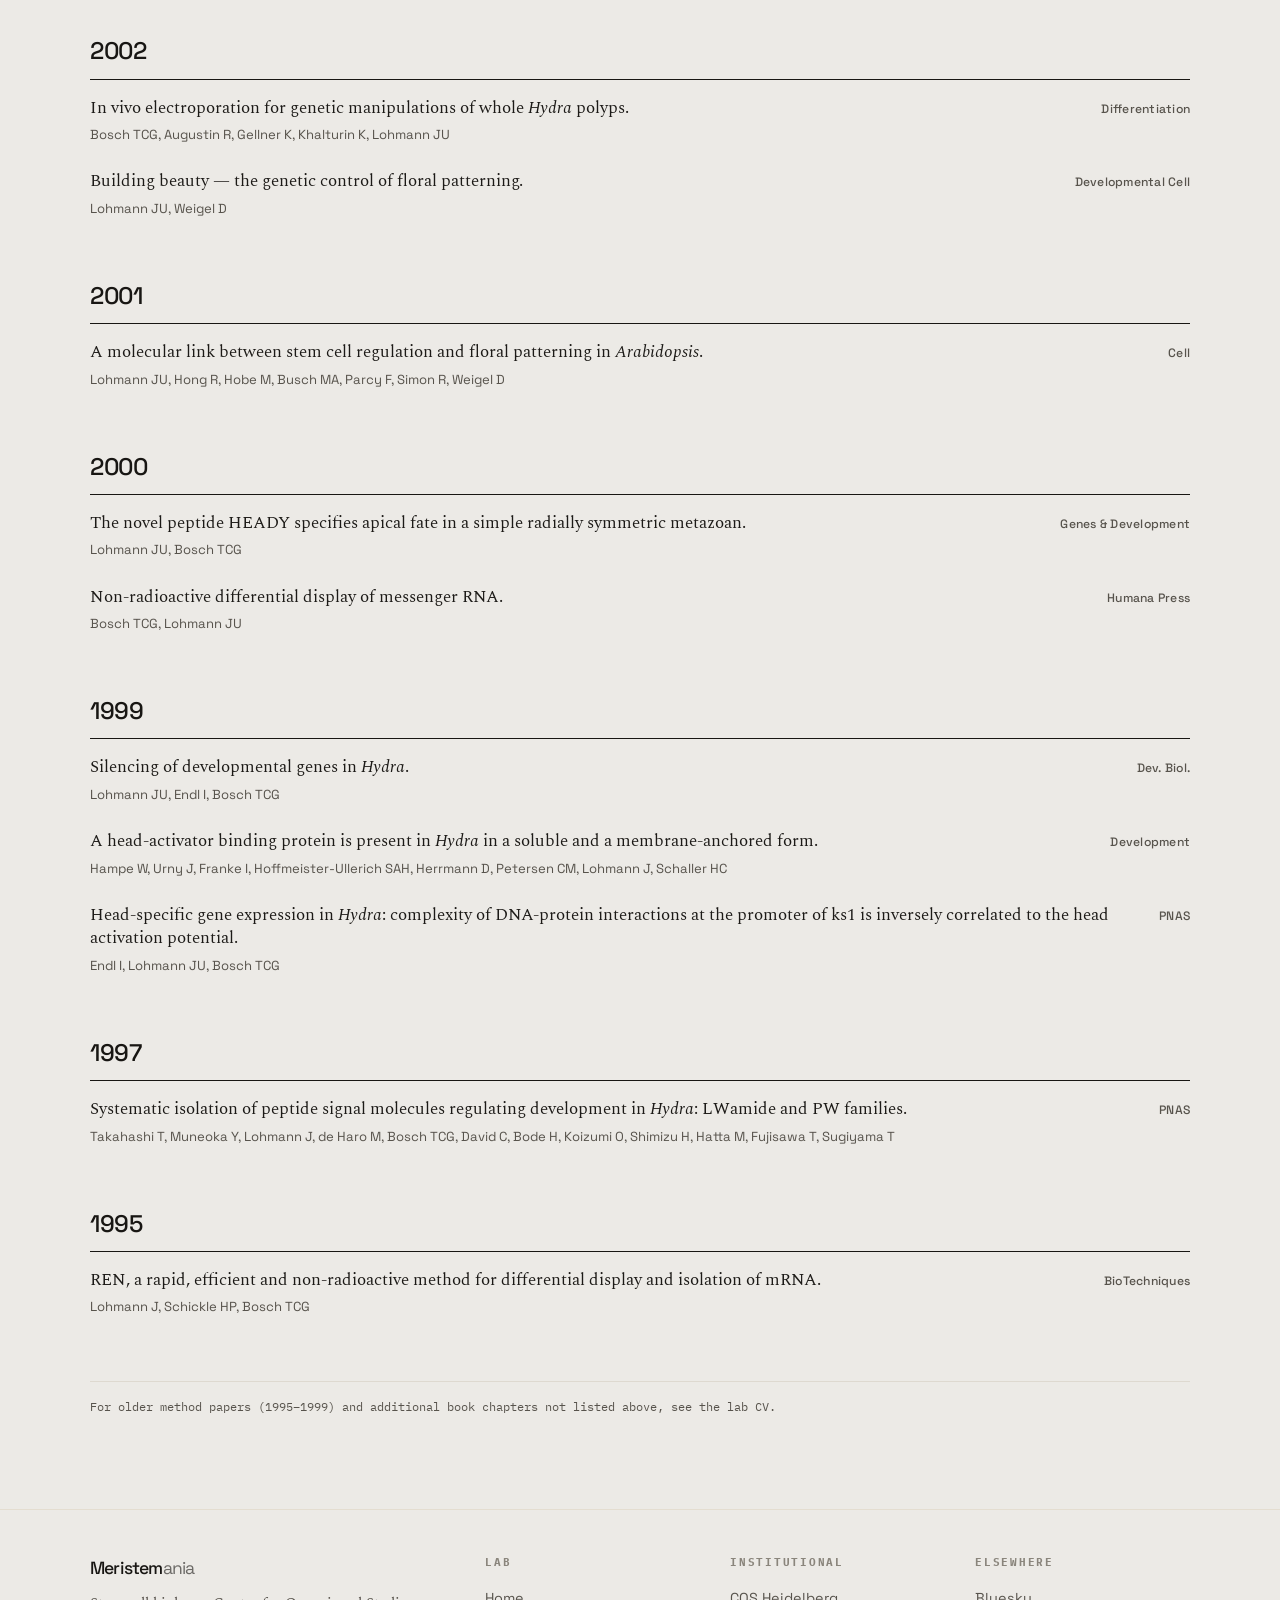
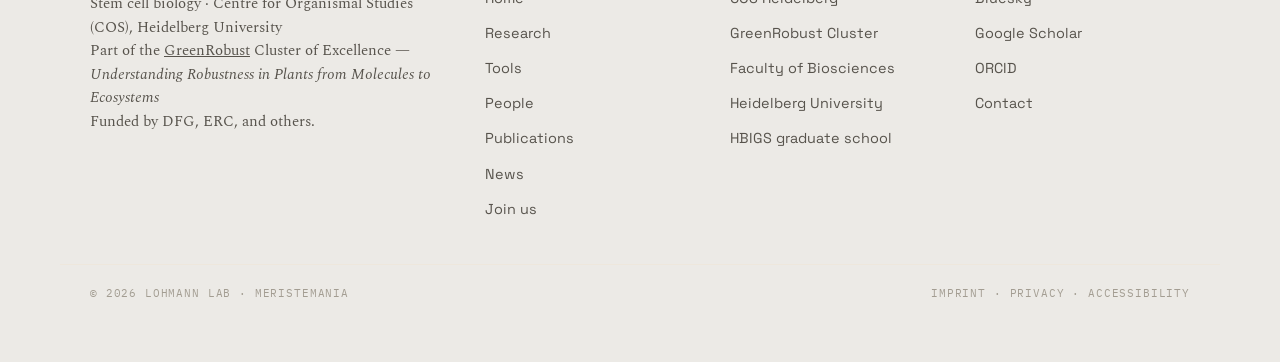
<file: publications.html>
<!DOCTYPE html>
<html lang="en">
<head>
  <meta charset="UTF-8" />
  <meta name="viewport" content="width=device-width, initial-scale=1.0" />
  <title>Publications &mdash; Lohmann Lab &middot; Meristemania</title>
  <meta name="description" content="Complete publication list of the Lohmann Lab at the Centre for Organismal Studies, Heidelberg University: research articles, reviews and methods papers from 1995 to the present." />
  <link rel="icon" type="image/svg+xml" href="assets/brand/meristemania-app-icon.svg">
  <link rel="preconnect" href="https://fonts.googleapis.com">
  <link rel="preconnect" href="https://fonts.gstatic.com" crossorigin>
  <link href="https://fonts.googleapis.com/css2?family=Space+Grotesk:wght@300..700&family=Spectral:ital,wght@0,300;0,400;0,500;0,600;1,400&family=IBM+Plex+Mono:wght@400;500&display=swap" rel="stylesheet">
  <link rel="stylesheet" href="assets/css/site.css?v=12">
</head>
<body>
  <header class="top">
    <div class="top-in">
      <a href="index.html" class="brand-lockup" aria-label="Meristemania home"><img class="brand-mark" src="assets/brand/meristemania-mark.svg" alt=""><span class="wm">Meristem<span class="suf">ania</span></span></a>
      <button class="menu-toggle" aria-expanded="false" onclick="var n=document.getElementById('nav');n.classList.toggle('open');this.setAttribute('aria-expanded',n.classList.contains('open'));">Menu</button>
      <nav class="primary" id="nav" aria-label="Primary">
        <a href="index.html">Home</a>
        <a href="research.html">Research</a>
        <a href="tools.html">Tools</a>
        <a href="people.html">People</a>
        <a href="publications.html" class="current">Publications</a>
        <a href="news.html">News</a>
        <a href="join.html">Join us</a>
        <a href="contact.html">Contact</a>
      </nav>
    </div>
  </header>

  <section class="hero compact">
    <div class="hero-in">
      <div>
        <div class="eyebrow">Publications — complete list</div>
        <h1 class="head">Three decades of work on<br><em>plant stem cells.</em></h1>
        <p class="lede">Research articles, reviews and methods papers from the lab and its collaborators, in reverse chronological order. Preprints are flagged separately. The canonical bibliometric record lives on <a href="https://scholar.google.com/citations?user=BkbnIxkAAAAJ" rel="noopener noreferrer" target="_blank">Google Scholar</a> and <a href="https://orcid.org/0000-0003-3667-187X" rel="noopener noreferrer" target="_blank">ORCID</a>.</p>
        <div class="hero-stats">
          <div class="s"><span class="v">18,400</span><span class="l">Citations</span></div>
          <div class="s"><span class="v">55</span><span class="l">h-index</span></div>
        </div>
        <p class="hero-stats-src">Source: Google Scholar · September 2026</p>
      </div>
      <figure class="hero-fig">
        <img src="assets/img/daum-cover.jpg" alt="Stem cell reporter in an inflorescence of Arabidopsis.">
        <figcaption>Stem cell reporter in an inflorescence of <em>Arabidopsis</em>.</figcaption>
      </figure>
    </div>
  </section>

  <!-- ============== FILTER ============== -->
  <div class="pub-filter" role="tablist" aria-label="Filter publications">
    <span class="label">Filter</span>
    <button class="active" data-filter="all">All</button>
    <button data-filter="research">Research articles</button>
    <button data-filter="review">Reviews &amp; chapters</button>
    <button data-filter="preprint">Preprints</button>
  </div>

  <p class="pub-note">Every title links to the full text — journal version (DOI) or preprint.</p>

  <!-- ============== 2026 ============== -->
  <section class="year-group">
    <h3>2026</h3>
    <ul class="pub-list">
      <li class="pub review" data-type="review">
        <div>
          <span class="title"><a href="https://doi.org/10.1016/j.devcel.2026.06.005" target="_blank" rel="noopener" style="color:inherit; text-decoration:none; border-bottom:1px solid var(--magenta);">Plant stem cell systems: robust by design.</a></span>
          <span class="auth">Greb T, Lohmann JU</span>
        </div>
        <span class="venue">Developmental Cell</span>
      </li>
      <li class="pub research preprint" data-type="preprint">
        <div>
          <span class="title"><a href="https://doi.org/10.64898/2026.02.10.705072" target="_blank" rel="noopener" style="color:inherit; text-decoration:none; border-bottom:1px solid var(--magenta);">WUSCHEL modulates jasmonate signaling to control the balance between growth and defense in the shoot apical meristem.</a></span>
          <span class="auth">Fan P, Boumpas P, Wenzl C, Ma Y, Poschet G, Zhao J, Greb T, Lohmann JU</span>
        </div>
        <span class="venue">bioRxiv</span>
      </li>
      <li class="pub review" data-type="review">
        <div>
          <span class="title"><a href="https://doi.org/10.1093/jxb/erag012" target="_blank" rel="noopener" style="color:inherit; text-decoration:none; border-bottom:1px solid var(--magenta);">The role of DOF transcription factors in generating specificity during plant development.</a></span>
          <span class="auth">Hidalgo I, Lohmann JU</span>
        </div>
        <span class="venue">J. Exp. Botany</span>
      </li>
    </ul>
  </section>

  <!-- ============== 2025 ============== -->
  <section class="year-group">
    <h3>2025</h3>
    <ul class="pub-list">
      <li class="pub research preprint" data-type="preprint">
        <div>
          <span class="title"><a href="https://doi.org/10.1101/2025.05.19.654883" target="_blank" rel="noopener" style="color:inherit; text-decoration:none; border-bottom:1px solid var(--magenta);">The cell wall controls stem cell fate in the <em>Arabidopsis</em> shoot apical meristem.</a></span>
          <span class="auth">Zerin T, Ruiz-Duarte P, Sch&uuml;rholz AK, Schlamp T, Ma Y, Bevilacqua C, El Arbi N, Wenzl C, Miotk A, Prevedel R, Greb T, Lohmann JU, Wolf S</span>
        </div>
        <span class="venue">bioRxiv</span>
      </li>
      <li class="pub research" data-type="research">
        <div>
          <span class="title"><a href="https://doi.org/10.1038/s41586-025-09251-0" target="_blank" rel="noopener" style="color:inherit; text-decoration:none; border-bottom:1px solid var(--magenta);">A single-cell multi-omics atlas of rice.</a></span>
          <span class="auth">Wang X, Huang H, Kang J, Jiang S, Wang K, Li D, Xie S, Liu C, Li C, Yang L, Lohmann JU, Liang Z, Gu X</span>
        </div>
        <span class="venue">Nature</span>
      </li>
      <li class="pub research" data-type="research">
        <div>
          <span class="title"><a href="https://doi.org/10.1038/s41477-025-01922-0" target="_blank" rel="noopener" style="color:inherit; text-decoration:none; border-bottom:1px solid var(--magenta);">MicroRNA control of stem cell reconstitution and growth in root regeneration.</a></span>
          <span class="auth">Baulies JL, Rodr&iacute;guez RE, Liebsch D, Zhao X, Zeng J, Bald L, Schommer C, Lohmann JU, Palatnik JF</span>
        </div>
        <span class="venue">Nature Plants</span>
      </li>
      <li class="pub review" data-type="review">
        <div>
          <span class="title"><a href="https://doi.org/10.1002/bies.70048" target="_blank" rel="noopener" style="color:inherit; text-decoration:none; border-bottom:1px solid var(--magenta);">The hidden architects: nitric oxide and redox dynamics in plant stem cell homeostasis.</a></span>
          <span class="auth">Zeng J, Zhao X, Lohmann JU</span>
        </div>
        <span class="venue">BioEssays</span>
      </li>
    </ul>
  </section>

  <!-- ============== 2024 ============== -->
  <section class="year-group">
    <h3>2024</h3>
    <ul class="pub-list">
      <li class="pub research preprint" data-type="preprint">
        <div>
          <span class="title"><a href="https://doi.org/10.1101/2024.10.17.618816" target="_blank" rel="noopener" style="color:inherit; text-decoration:none; border-bottom:1px solid var(--magenta);">Cell-to-cell mobility of the stem cell inducing WUSCHEL transcription factor is controlled by a balance of transport and retention.</a></span>
          <span class="auth">Fuchs M, Stiehl T, Marciniak-Czochra A, Lohmann JU</span>
        </div>
        <span class="venue">bioRxiv</span>
      </li>
      <li class="pub research preprint" data-type="preprint">
        <div>
          <span class="title"><a href="https://doi.org/10.1101/2021.07.29.454319" target="_blank" rel="noopener" style="color:inherit; text-decoration:none; border-bottom:1px solid var(--magenta);">TOR kinase controls <em>Arabidopsis</em> shoot development by translational repression of cytokinin catabolic enzymes.</a></span>
          <span class="auth">Janocha D, Pfeiffer A, Dong Y, Nov&aacute;k O, Strnad M, Ryabova LA, Lohmann JU</span>
        </div>
        <span class="venue">bioRxiv</span>
      </li>
      <li class="pub research" data-type="research">
        <div>
          <span class="title"><a href="https://doi.org/10.1038/s44318-024-00072-x" target="_blank" rel="noopener" style="color:inherit; text-decoration:none; border-bottom:1px solid var(--magenta);">ARGONAUTE10 controls cell fate specification and formative cell divisions in the <em>Arabidopsis</em> root.</a></span>
          <span class="auth">El Arbi N, Sch&uuml;rholz AK, Handl MU, Schiffner A, Hidalgo Prados I, Schnurbusch L, Wenzl C, Zhao X, Zeng J, Lohmann JU, Wolf S</span>
        </div>
        <span class="venue">EMBO J.</span>
      </li>
      <li class="pub review" data-type="review">
        <div>
          <span class="title"><a href="https://doi.org/10.1093/plcell/koae003" target="_blank" rel="noopener" style="color:inherit; text-decoration:none; border-bottom:1px solid var(--magenta);">Best practices for the execution, analysis and data storage of plant single cell/nucleus transcriptomics.</a></span>
          <span class="auth">Grones C, Eekhout T, Shi D, Neumann M, Berg LS, Ke Y, Shahan R, Cox KL, Nelissen H, Lohmann JU, Giacomello S, Martin OC, Cole B, Wang JW, Kaufmann K, Raissig MT, Palfalvi G, Greb T, Libault M, De Rybel B</span>
        </div>
        <span class="venue">Plant Cell</span>
      </li>
    </ul>
  </section>

  <!-- ============== 2023 ============== -->
  <section class="year-group">
    <h3>2023</h3>
    <ul class="pub-list">
      <li class="pub research" data-type="research">
        <div>
          <span class="title"><a href="https://doi.org/10.1038/s41467-023-43705-1" target="_blank" rel="noopener" style="color:inherit; text-decoration:none; border-bottom:1px solid var(--magenta);">Nitric oxide controls shoot meristem activity via regulation of DNA methylation.</a></span>
          <span class="auth">Zeng J, Zhao X, Liang Z, Hidalgo I, Gebert M, Fan P, Wenzl C, Gornik SG, Lohmann JU</span>
        </div>
        <span class="venue">Nature Communications</span>
      </li>
      <li class="pub research" data-type="research">
        <div>
          <span class="title"><a href="https://doi.org/10.1093/plcell/koad168" target="_blank" rel="noopener" style="color:inherit; text-decoration:none; border-bottom:1px solid var(--magenta);">SNF1-RELATED KINASE 1 and TARGET OF RAPAMYCIN control light-responsive splicing events and developmental characteristics in etiolated <em>Arabidopsis</em> seedlings.</a></span>
          <span class="auth">Saile J, Wie&szlig;ner-Kroh T, Erbstein K, Oberm&uuml;ller DM, Pfeiffer A, Janocha D, Lohmann J, Wachter A</span>
        </div>
        <span class="venue">Plant Cell</span>
      </li>
      <li class="pub research" data-type="research">
        <div>
          <span class="title"><a href="https://doi.org/10.1016/j.cdev.2023.203850" target="_blank" rel="noopener" style="color:inherit; text-decoration:none; border-bottom:1px solid var(--magenta);">3D imaging reveals apical stem cell responses to ambient temperature.</a></span>
          <span class="auth">Wenzl C, Lohmann JU</span>
        </div>
        <span class="venue">Cells &amp; Development</span>
      </li>
      <li class="pub research" data-type="research">
        <div>
          <span class="title"><a href="https://doi.org/10.15252/embj.2022111273" target="_blank" rel="noopener" style="color:inherit; text-decoration:none; border-bottom:1px solid var(--magenta);">TOR acts as metabolic gatekeeper for auxin-dependent lateral root initiation in <em>Arabidopsis thaliana</em>.</a></span>
          <span class="auth">Stitz M, Kuster D, Reinert M, Schepetilnikov M, Berthet B, Reyes&#8208;Hern&aacute;ndez J, Janocha D, Artins A, Boix M, Henriques R, Pfeiffer A, Lohmann J, Gaquerel E, Maizel A</span>
        </div>
        <span class="venue">EMBO J.</span>
      </li>
      <li class="pub research" data-type="research">
        <div>
          <span class="title"><a href="https://doi.org/10.1038/s41467-023-37790-5" target="_blank" rel="noopener" style="color:inherit; text-decoration:none; border-bottom:1px solid var(--magenta);">OBERON3 and SUPPRESSOR OF MAX2 1-LIKE proteins form a regulatory module specifying phloem identity.</a></span>
          <span class="auth">Wallner ES, Tonn N, Shi D, Luzzietti L, Wanke F, Hunziker P, Xu Y, Jung I, Lop&eacute;z-Salmer&oacute;n V, Gebert M, Wenzl C, Lohmann JU, Harter K, Greb T</span>
        </div>
        <span class="venue">Nature Communications</span>
      </li>
    </ul>
  </section>

  <!-- ============== 2022 ============== -->
  <section class="year-group">
    <h3>2022</h3>
    <ul class="pub-list">
      <li class="pub research" data-type="research">
        <div>
          <span class="title"><a href="https://doi.org/10.1186/s12915-022-01473-2" target="_blank" rel="noopener" style="color:inherit; text-decoration:none; border-bottom:1px solid var(--magenta);">Chromatin accessibility illuminates single-cell regulatory dynamics of rice root tips.</a></span>
          <span class="auth">Feng D, Liang Z, Wang Y, Yao J, Yuan Z, Hu G, Qu R, Xie S, Li D, Yang L, Zhao X, Ma Y, Lohmann JU, Gu X</span>
        </div>
        <span class="venue">BMC Biology</span>
      </li>
      <li class="pub review" data-type="review">
        <div>
          <span class="title"><a href="https://doi.org/10.1007/978-1-0716-2132-5_29" target="_blank" rel="noopener" style="color:inherit; text-decoration:none; border-bottom:1px solid var(--magenta);">Multi-angle in vivo imaging of the <em>Arabidopsis thaliana</em> shoot apical meristem (SAM).</a></span>
          <span class="auth">Fuchs M, Lohmann JU</span>
        </div>
        <span class="venue">Methods Mol. Biol.</span>
      </li>
    </ul>
  </section>

  <!-- ============== 2021 ============== -->
  <section class="year-group">
    <h3>2021</h3>
    <ul class="pub-list">
      <li class="pub research" data-type="research">
        <div>
          <span class="title"><a href="https://doi.org/10.3390/ijms222212395" target="_blank" rel="noopener" style="color:inherit; text-decoration:none; border-bottom:1px solid var(--magenta);">Distinct and overlapping functions of <em>Miscanthus sinensis</em> MYB transcription factors SCM1 and MYB103 in lignin biosynthesis.</a></span>
          <span class="auth">Golfier P, Ermakova O, Unda F, Murphy EK, Xie J, He F, Zhang W, Lohmann JU, Mansfield SD, Rausch T, Wolf S</span>
        </div>
        <span class="venue">Int. J. Mol. Sci.</span>
      </li>
      <li class="pub research" data-type="research">
        <div>
          <span class="title"><a href="https://doi.org/10.1016/j.cub.2021.08.033" target="_blank" rel="noopener" style="color:inherit; text-decoration:none; border-bottom:1px solid var(--magenta);">Independent parental contributions initiate zygote polarization in <em>Arabidopsis thaliana</em>.</a></span>
          <span class="auth">Wang K, Chen H, Ortega-Perez M, Miao Y, Ma Y, Henschen A, Lohmann JU, Laubinger S, Bayer M</span>
        </div>
        <span class="venue">Current Biology</span>
      </li>
      <li class="pub research" data-type="research">
        <div>
          <span class="title"><a href="https://doi.org/10.1016/j.molp.2020.12.014" target="_blank" rel="noopener" style="color:inherit; text-decoration:none; border-bottom:1px solid var(--magenta);">Transcriptional landscape of rice roots at the single-cell resolution.</a></span>
          <span class="auth">Liu Q, Liang Z, Feng D, Jiang S, Wang Y, Du Z, Li R, Hu G, Zhang P, Ma Y, Lohmann JU*, Gu X</span>
        </div>
        <span class="venue">Molecular Plant</span>
      </li>
      <li class="pub review" data-type="review">
        <div>
          <span class="title"><a href="https://doi.org/10.1101/cshperspect.a040006" target="_blank" rel="noopener" style="color:inherit; text-decoration:none; border-bottom:1px solid var(--magenta);">Casting the net &mdash; connecting auxin signaling to the plant genome.</a></span>
          <span class="auth">Ma Y, Wolf S, Lohmann JU</span>
        </div>
        <span class="venue">CSH Perspect. Biol.</span>
      </li>
    </ul>
  </section>

  <!-- ============== 2020 ============== -->
  <section class="year-group">
    <h3>2020</h3>
    <ul class="pub-list">
      <li class="pub research" data-type="research">
        <div>
          <span class="title"><a href="https://doi.org/10.1126/science.abb7360" target="_blank" rel="noopener" style="color:inherit; text-decoration:none; border-bottom:1px solid var(--magenta);">WUSCHEL triggers innate antiviral immunity in plant stem cells.</a></span>
          <span class="auth">Wu H, Qu X, Dong Z, Luo L, Shao C, Forner J, Lohmann JU, Su M, Xu M, Liu X, Zhu L, Zeng J, Liu S, Tian Z, Zhao Z</span>
        </div>
        <span class="venue">Science</span>
      </li>
      <li class="pub research" data-type="research">
        <div>
          <span class="title"><a href="https://doi.org/10.7554/elife.57613" target="_blank" rel="noopener" style="color:inherit; text-decoration:none; border-bottom:1px solid var(--magenta);">Accurate and versatile 3D segmentation of plant tissues at cellular resolution.</a></span>
          <span class="auth">Wolny A, Cerrone L, Vijayan A, Tofanelli R, Barro AV, Louveaux M, Wenzl C, Strauss S, Wilson-S&aacute;nchez D, Lymbouridou R, Steigleder SS, Pape C, Bailoni A, Duran-Nebreda S, Bassel GW, Lohmann JU, Tsiantis M, Hamprecht FA, Schneitz K, Maizel A, Kreshuk A</span>
        </div>
        <span class="venue">eLife</span>
      </li>
      <li class="pub research" data-type="research">
        <div>
          <span class="title"><a href="https://doi.org/10.1371/journal.pcbi.1007523" target="_blank" rel="noopener" style="color:inherit; text-decoration:none; border-bottom:1px solid var(--magenta);">Mathematical modeling of plant cell fate transitions controlled by hormonal signals.</a></span>
          <span class="auth">Klawe FZ, Stiehl T, Bastian P, Gaillochet C, Lohmann JU, Marciniak-Czochra A</span>
        </div>
        <span class="venue">PLOS Comp. Biol.</span>
      </li>
      <li class="pub research" data-type="research">
        <div>
          <span class="title"><a href="https://doi.org/10.7554/elife.55832" target="_blank" rel="noopener" style="color:inherit; text-decoration:none; border-bottom:1px solid var(--magenta);">Temporal integration of auxin information for the regulation of patterning.</a></span>
          <span class="auth">Galvan-Ampudia CS, Guillaume C, Legrand J, Azais R, Brunoud G, Moussu S, Wenzl C, Lohmann JU, Godin C, Vernoux T</span>
        </div>
        <span class="venue">eLife</span>
      </li>
      <li class="pub research" data-type="research">
        <div>
          <span class="title"><a href="https://doi.org/10.1038/s41467-020-16024-y" target="_blank" rel="noopener" style="color:inherit; text-decoration:none; border-bottom:1px solid var(--magenta);">Structural basis for the complex DNA binding behavior of the plant stem cell regulator WUSCHEL.</a></span>
          <span class="auth">Sloan J, Hakenjos JP, Gebert M, Gumiero A, Stier G, Wild K, Sinning I, Lohmann JU</span>
        </div>
        <span class="venue">Nature Communications</span>
      </li>
      <li class="pub review" data-type="review">
        <div>
          <span class="title"><a href="https://doi.org/10.1007/s10265-020-01174-3" target="_blank" rel="noopener" style="color:inherit; text-decoration:none; border-bottom:1px solid var(--magenta);">Aiming for the top: non-cell autonomous control of shoot stem cells in <em>Arabidopsis</em>.</a></span>
          <span class="auth">Fuchs M, Lohmann JU</span>
        </div>
        <span class="venue">J. Plant Res.</span>
      </li>
    </ul>
  </section>

  <!-- ============== 2019 ============== -->
  <section class="year-group">
    <h3>2019</h3>
    <ul class="pub-list">
      <li class="pub research" data-type="research">
        <div>
          <span class="title"><a href="https://doi.org/10.1038/s41467-019-13074-9" target="_blank" rel="noopener" style="color:inherit; text-decoration:none; border-bottom:1px solid var(--magenta);">WUSCHEL acts as an auxin response rheostat to maintain apical stem cells in <em>Arabidopsis</em>.</a></span>
          <span class="auth">Ma Y, Miotk A, Sutikovic Z, Ermakova O, Wenzl C, Medzihradsky A, Gaillochet C, Forner J, Utan G, Brackmann K, Galvan-Ampudia CS, Vernoux T, Greb T, Lohmann JU</span>
        </div>
        <span class="venue">Nature Communications</span>
      </li>
      <li class="pub research" data-type="research">
        <div>
          <span class="title"><a href="https://doi.org/10.1038/s41586-019-1203-6" target="_blank" rel="noopener" style="color:inherit; text-decoration:none; border-bottom:1px solid var(--magenta);">An apical hypoxic niche sets the pace over shoot meristem activity.</a></span>
          <span class="auth">Weits DA, Kunkowska AB, Kamps CW, Portz KM, Packbier NK, Nemec Venza Z, Gaillochet C, Lohmann JU, Pedersen O, van Dongen JT, Licausi F</span>
        </div>
        <span class="venue">Nature</span>
      </li>
      <li class="pub review" data-type="review">
        <div>
          <span class="title"><a href="https://doi.org/10.1038/d41586-018-07880-2" target="_blank" rel="noopener" style="color:inherit; text-decoration:none; border-bottom:1px solid var(--magenta);">Plant-thickening mechanisms revealed.</a></span>
          <span class="auth">Wolf S, Lohmann JU</span>
        </div>
        <span class="venue">Nature</span>
      </li>
      <li class="pub review" data-type="review">
        <div>
          <span class="title"><a href="https://doi.org/10.3791/59394" target="_blank" rel="noopener" style="color:inherit; text-decoration:none; border-bottom:1px solid var(--magenta);">Inducible, cell type-specific expression in <em>Arabidopsis thaliana</em> through LhGR-mediated trans-activation.</a></span>
          <span class="auth">L&oacute;pez-Salmer&oacute;n V, Sch&uuml;rholz AK, Li Z, Schlamp T, Wenzl C, Lohmann JU, Greb T, Wolf S</span>
        </div>
        <span class="venue">J. Vis. Exp.</span>
      </li>
    </ul>
  </section>

  <!-- ============== 2018 ============== -->
  <section class="year-group">
    <h3>2018</h3>
    <ul class="pub-list">
      <li class="pub research" data-type="research">
        <div>
          <span class="title"><a href="https://doi.org/10.1371/journal.pone.0204016" target="_blank" rel="noopener" style="color:inherit; text-decoration:none; border-bottom:1px solid var(--magenta);">WEADE: a workflow for enrichment analysis and data exploration.</a></span>
          <span class="auth">Trost N, Rempel E, Ermakova O, Tamirisa S, Parcalabescu L, Boutros M, Lohmann JU, Lohmann I</span>
        </div>
        <span class="venue">PLOS One</span>
      </li>
      <li class="pub research" data-type="research">
        <div>
          <span class="title"><a href="https://doi.org/10.15252/embj.201798726" target="_blank" rel="noopener" style="color:inherit; text-decoration:none; border-bottom:1px solid var(--magenta);">Epigenetic reprogramming by histone acetyltransferase HAG1/AtGCN5 is required for pluripotency acquisition in <em>Arabidopsis</em>.</a></span>
          <span class="auth">Kim JY, Yang W, Forner J, Lohmann JU, Noh B, Noh YS</span>
        </div>
        <span class="venue">EMBO J.</span>
      </li>
      <li class="pub research" data-type="research">
        <div>
          <span class="title"><a href="https://doi.org/10.1104/pp.18.00463" target="_blank" rel="noopener" style="color:inherit; text-decoration:none; border-bottom:1px solid var(--magenta);">A comprehensive tool set for inducible, cell type-specific gene expression in <em>Arabidopsis</em>.</a></span>
          <span class="auth">Schuerholz AK, Lopez-Salmeron V, Li Z, Forner F, Wenzl C, Gaillochet C, Augustin S, Vilches Barro A, Fuchs M, Gebert M, Vermeer JEM, Lohmann JU, Greb T, Wolf S</span>
        </div>
        <span class="venue">Plant Physiology</span>
      </li>
      <li class="pub research" data-type="research">
        <div>
          <span class="title"><a href="https://doi.org/10.1016/j.celrep.2018.08.013" target="_blank" rel="noopener" style="color:inherit; text-decoration:none; border-bottom:1px solid var(--magenta);">Decoding the regulatory logic of the <em>Drosophila</em> male stem cell system.</a></span>
          <span class="auth">Papagiannouli F, Tamirisa S, Rempel E, Ermakova O, Trost N, Zhou J, Mundorf J, Brunel S, Ruhland N, Boutros M, Lohmann JU, Lohmann I</span>
        </div>
        <span class="venue">Cell Reports</span>
      </li>
      <li class="pub research" data-type="research">
        <div>
          <span class="title"><a href="https://doi.org/10.1111/tpj.13930" target="_blank" rel="noopener" style="color:inherit; text-decoration:none; border-bottom:1px solid var(--magenta);">A molecular framework for functional versatility of HECATE transcription factors.</a></span>
          <span class="auth">Gaillochet C, Jamge S, van der Wal F, Angenent G, Immink R, Lohmann JU</span>
        </div>
        <span class="venue">Plant Journal</span>
      </li>
      <li class="pub research" data-type="research">
        <div>
          <span class="title"><a href="https://doi.org/10.1038/s41467-018-03256-2" target="_blank" rel="noopener" style="color:inherit; text-decoration:none; border-bottom:1px solid var(--magenta);">Spatial specificity of auxin responses coordinates wood formation.</a></span>
          <span class="auth">Brackmann K, Qi J, Gebert M, Jouannet V, Schlamp T, Gr&uuml;nwald K, Wallner ES, Novikova DD, Levitsky VG, Agust&iacute; J, Sanchez P, Lohmann JU, Greb T</span>
        </div>
        <span class="venue">Nature Communications</span>
      </li>
      <li class="pub review" data-type="review">
        <div>
          <span class="title"><a href="https://doi.org/10.1016/j.pbi.2018.06.005" target="_blank" rel="noopener" style="color:inherit; text-decoration:none; border-bottom:1px solid var(--magenta);">From signals to stem cells and back again.</a></span>
          <span class="auth">Janocha D, Lohmann JU</span>
        </div>
        <span class="venue">Curr. Opin. Plant Biol.</span>
      </li>
      <li class="pub review" data-type="review">
        <div>
          <span class="title"><a href="https://doi.org/10.1007/978-3-319-54729-9_14" target="_blank" rel="noopener" style="color:inherit; text-decoration:none; border-bottom:1px solid var(--magenta);">Identification of causal dependences in gene regulatory networks using algorithmic information theory.</a></span>
          <span class="auth">Lohmann JU, Janzig D</span>
        </div>
        <span class="venue">Springer Lect. Notes</span>
      </li>
    </ul>
  </section>

  <!-- ============== 2017 ============== -->
  <section class="year-group">
    <h3>2017</h3>
    <ul class="pub-list">
      <li class="pub research" data-type="research">
        <div>
          <span class="title"><a href="https://doi.org/10.7554/elife.30135" target="_blank" rel="noopener" style="color:inherit; text-decoration:none; border-bottom:1px solid var(--magenta);">Control of plant cell fate transitions by transcriptional and hormonal signals.</a></span>
          <span class="auth">Gaillochet C, Stiehl T, Wenzl C, Ripoll JJ, Bailey-Steinitz LJ, Pfeiffer A, Miotk A, Hakenjos J, Forner J, Yanofsky MF, Marciniack-Czochra A, Lohmann JU</span>
        </div>
        <span class="venue">eLife</span>
      </li>
      <li class="pub research" data-type="research">
        <div>
          <span class="title"><a href="https://doi.org/10.1073/pnas.1707566114" target="_blank" rel="noopener" style="color:inherit; text-decoration:none; border-bottom:1px solid var(--magenta);">Predicting gene regulatory networks by combining spatial and temporal gene expression data in <em>Arabidopsis</em> root stem cells.</a></span>
          <span class="auth">Lu&iacute;s Balaguer MA, Fisher AP, Clark NM, Fernandez-Espinosa MG, M&ouml;ller BK, Weijers D, Lohmann JU, Williams C, Lorenzo O, Sozzani R</span>
        </div>
        <span class="venue">PNAS</span>
      </li>
      <li class="pub research" data-type="research">
        <div>
          <span class="title"><a href="https://doi.org/10.5167/uzh-144595" target="_blank" rel="noopener" style="color:inherit; text-decoration:none; border-bottom:1px solid var(--magenta);">RETINOBLASTOMA RELATED1 mediates germline entry in <em>Arabidopsis</em>.</a></span>
          <span class="auth">Zhao X, Bramsiepe J, Van Durme M, Komaki S, Prusicki MA, Maruyama D, Forner J, Medzihradszky A, Wijnker E, Harashima H, Lu Y, Schmidt A, Guth&ouml;rl D, Logro&ntilde;o RS, Guan Y, Pochon G, Grossniklaus U, Laux T, Higashiyama T, Lohmann JU, Nowack MK, Schnittger A</span>
        </div>
        <span class="venue">Science</span>
      </li>
      <li class="pub review" data-type="review">
        <div>
          <span class="title"><a href="https://doi.org/10.1016/j.pbi.2016.11.014" target="_blank" rel="noopener" style="color:inherit; text-decoration:none; border-bottom:1px solid var(--magenta);">Beyond flexibility: controlling stem cells in an ever-changing environment.</a></span>
          <span class="auth">Peiffer A, Wenzl C, Lohmann JU</span>
        </div>
        <span class="venue">Curr. Opin. Plant Biol.</span>
      </li>
    </ul>
  </section>

  <!-- ============== 2016 ============== -->
  <section class="year-group">
    <h3>2016</h3>
    <ul class="pub-list">
      <li class="pub research" data-type="research">
        <div>
          <span class="title"><a href="https://doi.org/10.7554/elife.17023" target="_blank" rel="noopener" style="color:inherit; text-decoration:none; border-bottom:1px solid var(--magenta);">Integration of light and metabolic signals for stem cell activation at the shoot apical meristem.</a></span>
          <span class="auth">Pfeiffer A, Janocha D, Dong Y, Medzihradszky A, Sch&ouml;ne S, Daum G, Suzaki T, Forner J, Langenecker T, Rempel E, Schmid M, Wirtz M, Hell R, Lohmann JU</span>
        </div>
        <span class="venue">eLife</span>
      </li>
      <li class="pub review" data-type="review">
        <div>
          <span class="title"><a href="https://doi.org/10.1016/j.cub.2016.07.070" target="_blank" rel="noopener" style="color:inherit; text-decoration:none; border-bottom:1px solid var(--magenta);">Plant stem cells.</a></span>
          <span class="auth">Greb T, Lohmann JU</span>
        </div>
        <span class="venue">Current Biology</span>
      </li>
    </ul>
  </section>

  <!-- ============== 2015 ============== -->
  <section class="year-group">
    <h3>2015</h3>
    <ul class="pub-list">
      <li class="pub research" data-type="research">
        <div>
          <span class="title"><a href="https://doi.org/10.1105/tpc.15.00733" target="_blank" rel="noopener" style="color:inherit; text-decoration:none; border-bottom:1px solid var(--magenta);">Job sharing in the endomembrane system: vacuolar acidification requires the combined activity of V-ATPase and V-PPase.</a></span>
          <span class="auth">Kriegel A, Andr&eacute;s Z, Medzihradszky A, Kr&uuml;ger F, Scholl S, Delang S, Patir-Nebioglu MG, Gute G, Yang H, Murphy AS, Peer WA, Pfeiffer A, Krebs W, Lohmann JU, Schumacher K</span>
        </div>
        <span class="venue">Plant Cell</span>
      </li>
      <li class="pub research" data-type="research">
        <div>
          <span class="title"><a href="https://doi.org/10.1242/dev.120444" target="_blank" rel="noopener" style="color:inherit; text-decoration:none; border-bottom:1px solid var(--magenta);"><em>Arabidopsis</em> HECATE genes function in phytohormone control during gynoecium and fruit development.</a></span>
          <span class="auth">Schuster C, Gaillochet C, Lohmann JU</span>
        </div>
        <span class="venue">Development</span>
      </li>
      <li class="pub research" data-type="research">
        <div>
          <span class="title"><a href="https://doi.org/10.1371/journal.pgen.1005337" target="_blank" rel="noopener" style="color:inherit; text-decoration:none; border-bottom:1px solid var(--magenta);">Transcriptional co-activation of cytokinin-responsive genes by DELLA proteins.</a></span>
          <span class="auth">Mar&iacute;n-de la Rosa N, Pfeiffer A, Hill K, Locascio A, Bhalerao R, Miskolczi P, Gr&oslash;nlund AL, Wanchoo-Kohli A, Thomas SG, Bennett MJ, Lohmann JU, Bl&aacute;zquez MA, Alabad&iacute; D</span>
        </div>
        <span class="venue">PLOS Genetics</span>
      </li>
      <li class="pub research" data-type="research">
        <div>
          <span class="title"><a href="https://doi.org/10.1371/journal.pone.0121056" target="_blank" rel="noopener" style="color:inherit; text-decoration:none; border-bottom:1px solid var(--magenta);">Germline-transmitted genome editing in <em>Arabidopsis thaliana</em> using TAL-effector-nucleases.</a></span>
          <span class="auth">Forner J, Pfeiffer A, Langenecker A, Manavella P, Lohmann JU</span>
        </div>
        <span class="venue">PLOS One</span>
      </li>
      <li class="pub research" data-type="research">
        <div>
          <span class="title"><a href="https://doi.org/10.1071/fp14171" target="_blank" rel="noopener" style="color:inherit; text-decoration:none; border-bottom:1px solid var(--magenta);">Auxin-modulated root growth inhibition in <em>Arabidopsis thaliana</em> seedlings with ammonium as the sole nitrogen source.</a></span>
          <span class="auth">Yang H, von der Fecht-Bartenbach J, Friml J, Lohmann JU, Neuh&auml;user B, Ludewig U</span>
        </div>
        <span class="venue">Funct. Plant Biol.</span>
      </li>
      <li class="pub review" data-type="review">
        <div>
          <span class="title"><a href="https://doi.org/10.1242/dev.117614" target="_blank" rel="noopener" style="color:inherit; text-decoration:none; border-bottom:1px solid var(--magenta);">The never-ending story: from pluripotency to plant developmental plasticity.</a></span>
          <span class="auth">Gaillochet C, Lohmann JU</span>
        </div>
        <span class="venue">Development</span>
      </li>
      <li class="pub review" data-type="review">
        <div>
          <span class="title"><a href="https://doi.org/10.1016/j.pbi.2014.11.002" target="_blank" rel="noopener" style="color:inherit; text-decoration:none; border-bottom:1px solid var(--magenta);">O cell, where art thou? The mechanisms of shoot meristem patterning.</a></span>
          <span class="auth">Gaillochet C, Daum D, Lohmann JU</span>
        </div>
        <span class="venue">Curr. Opin. Plant Biol.</span>
      </li>
    </ul>
  </section>

  <!-- ============== 2014 ============== -->
  <section class="year-group">
    <h3>2014</h3>
    <ul class="pub-list">
      <li class="pub research" data-type="research">
        <div>
          <span class="title"><a href="https://doi.org/10.1073/pnas.1406446111" target="_blank" rel="noopener" style="color:inherit; text-decoration:none; border-bottom:1px solid var(--magenta);">A mechanistic framework of non-cell autonomous stem cell induction in <em>Arabidopsis</em>.</a></span>
          <span class="auth">Daum G, Medzihradszky A, Suzaki T, Lohmann JU</span>
        </div>
        <span class="venue">PNAS</span>
      </li>
      <li class="pub research" data-type="research">
        <div>
          <span class="title"><a href="https://doi.org/10.1016/j.devcel.2014.05.020" target="_blank" rel="noopener" style="color:inherit; text-decoration:none; border-bottom:1px solid var(--magenta);">Regulation of plant stem cell quiescence by a novel brassinosteroid signaling module.</a></span>
          <span class="auth">Vilarrasa-Blasi J, Gonz&aacute;lez-Garc&iacute;a M, Frigola D, F&agrave;bregas N, Alexiou K, L&oacute;pez-Bigas N, Rivas S, Jauneau A, Lohmann JU, Benfey PN, Iba&ntilde;es M, Ca&ntilde;o-Delgado A</span>
        </div>
        <span class="venue">Developmental Cell</span>
      </li>
      <li class="pub research" data-type="research">
        <div>
          <span class="title"><a href="https://doi.org/10.1016/j.devcel.2014.01.013" target="_blank" rel="noopener" style="color:inherit; text-decoration:none; border-bottom:1px solid var(--magenta);">A regulatory framework for shoot stem cell control integrating metabolic, transcriptional, and phytohormone signals.</a></span>
          <span class="auth">Schuster C, Gaillochet C, Medzihradszky A, Busch W, Daum G, Krebs M, Kehle A, Lohmann JU</span>
        </div>
        <span class="venue">Developmental Cell</span>
      </li>
      <li class="pub review" data-type="review">
        <div>
          <span class="title"><a href="https://doi.org/10.1007/978-1-4614-9408-9_14" target="_blank" rel="noopener" style="color:inherit; text-decoration:none; border-bottom:1px solid var(--magenta);">Detection of mRNA expression patterns by non-radioactive <em>in situ</em> hybridization on histological sections of floral tissue.</a></span>
          <span class="auth">Medzihradszky A, Schneitz K, Lohmann JU</span>
        </div>
        <span class="venue">Methods Mol. Biol.</span>
      </li>
      <li class="pub review" data-type="review">
        <div>
          <span class="title"><a href="https://doi.org/10.1007/978-1-62703-580-4_28" target="_blank" rel="noopener" style="color:inherit; text-decoration:none; border-bottom:1px solid var(--magenta);">Live imaging of <em>Arabidopsis</em> development.</a></span>
          <span class="auth">von Wangenheim D, Daum G, Lohmann JU, Stelzer EK, Maizel A</span>
        </div>
        <span class="venue">Methods Mol. Biol.</span>
      </li>
    </ul>
  </section>

  <!-- ============== 2013 ============== -->
  <section class="year-group">
    <h3>2013</h3>
    <ul class="pub-list">
      <li class="pub research" data-type="research">
        <div>
          <span class="title"><a href="https://doi.org/10.1371/journal.pone.0083043" target="_blank" rel="noopener" style="color:inherit; text-decoration:none; border-bottom:1px solid var(--magenta);">GreenGate &mdash; a novel, versatile, and efficient cloning system for plant transgenesis.</a></span>
          <span class="auth">Lampropoulos A, Sutikovic Z, Wenzl C, Maegele I, Lohmann JU*, Forner J</span>
        </div>
        <span class="venue">PLOS One</span>
      </li>
      <li class="pub review" data-type="review">
        <div>
          <span class="title"><a href="https://doi.org/10.1016/j.mod.2012.12.001" target="_blank" rel="noopener" style="color:inherit; text-decoration:none; border-bottom:1px solid var(--magenta);">Developmental plasticity and adaptation in plants.</a></span>
          <span class="auth">Lohmann JU, Maizel A</span>
        </div>
        <span class="venue">Mech. Development</span>
      </li>
    </ul>
  </section>

  <!-- ============== 2012 ============== -->
  <section class="year-group">
    <h3>2012</h3>
    <ul class="pub-list">
      <li class="pub review" data-type="review">
        <div>
          <span class="title"><a href="https://doi.org/10.1002/biot.201100349" target="_blank" rel="noopener" style="color:inherit; text-decoration:none; border-bottom:1px solid var(--magenta);">Stem cells: a view from the roots.</a></span>
          <span class="auth">Somorjai IM, Lohmann JU, Holstein TW, Zhao Z</span>
        </div>
        <span class="venue">Biotechnology J.</span>
      </li>
    </ul>
  </section>

  <!-- ============== 2011 ============== -->
  <section class="year-group">
    <h3>2011</h3>
    <ul class="pub-list">
      <li class="pub research" data-type="research">
        <div>
          <span class="title"><a href="https://doi.org/10.3389/fpls.2011.00079" target="_blank" rel="noopener" style="color:inherit; text-decoration:none; border-bottom:1px solid var(--magenta);">The bZIP transcription factor PERIANTHIA: a multifunctional hub for meristem control.</a></span>
          <span class="auth">Maier AT, Stehling-Sun S, Offenburger SL, Lohmann JU</span>
        </div>
        <span class="venue">Front. Plant Sci.</span>
      </li>
      <li class="pub review" data-type="review">
        <div>
          <span class="title"><a href="https://doi.org/10.1242/dev.067215" target="_blank" rel="noopener" style="color:inherit; text-decoration:none; border-bottom:1px solid var(--magenta);">June bloom in Maratea.</a></span>
          <span class="auth">Parcy F, Lohmann JU</span>
        </div>
        <span class="venue">Development</span>
      </li>
    </ul>
  </section>

  <!-- ============== 2010 ============== -->
  <section class="year-group">
    <h3>2010</h3>
    <ul class="pub-list">
      <li class="pub research" data-type="research">
        <div>
          <span class="title"><a href="https://doi.org/10.1038/nature09126" target="_blank" rel="noopener" style="color:inherit; text-decoration:none; border-bottom:1px solid var(--magenta);">Hormonal control of the shoot stem cell niche.</a></span>
          <span class="auth">Zhao Z, Andersen SU, Ljung K, Dolezal K, Miotk A, Schultheiss SJ, Lohmann JU</span>
        </div>
        <span class="venue">Nature</span>
      </li>
      <li class="pub research" data-type="research">
        <div>
          <span class="title"><a href="https://doi.org/10.1016/j.devcel.2010.03.012" target="_blank" rel="noopener" style="color:inherit; text-decoration:none; border-bottom:1px solid var(--magenta);">Transcriptional regulation of a plant stem cell niche.</a></span>
          <span class="auth">Busch W, Miotk A, Ariel FD, Zhao Z, Forner J, Daum G, Suzaki T, Schuster C, Schulthei&szlig; SJ, Leibfried A, Haubei&szlig; S, Ha N, Chan RL, Lohmann JU</span>
        </div>
        <span class="venue">Developmental Cell</span>
      </li>
      <li class="pub research" data-type="research">
        <div>
          <span class="title"><a href="https://doi.org/10.1016/j.ejcb.2009.11.016" target="_blank" rel="noopener" style="color:inherit; text-decoration:none; border-bottom:1px solid var(--magenta);">Role of A-type <em>Arabidopsis</em> response regulators in meristem maintenance and regeneration.</a></span>
          <span class="auth">Buechel S, Leibfried A, To JPC, Zhao Z, Andersen SU, Kieber JJ, Lohmann JU</span>
        </div>
        <span class="venue">Eur. J. Cell Biol.</span>
      </li>
    </ul>
  </section>

  <!-- ============== 2009 ============== -->
  <section class="year-group">
    <h3>2009</h3>
    <ul class="pub-list">
      <li class="pub research" data-type="research">
        <div>
          <span class="title"><a href="https://doi.org/10.1093/bioinformatics/btp278" target="_blank" rel="noopener" style="color:inherit; text-decoration:none; border-bottom:1px solid var(--magenta);">KIRMES: Kernel-based identification of regulatory modules in euchromatic sequences.</a></span>
          <span class="auth">Schultheiss SJ, Busch W, Lohmann JU, Kohlbacher O, R&auml;tsch G</span>
        </div>
        <span class="venue">Bioinformatics</span>
      </li>
      <li class="pub research" data-type="research">
        <div>
          <span class="title"><a href="https://doi.org/10.1242/dev.033647" target="_blank" rel="noopener" style="color:inherit; text-decoration:none; border-bottom:1px solid var(--magenta);">Dual roles of the bZIP transcription factor PERIANTHIA in the control of floral architecture and homeotic gene expression.</a></span>
          <span class="auth">Maier AT, Stehling-Sun S, Wollmann H, Demar M, Hong RL, Haubei&szlig; S, Weigel D, Lohmann JU</span>
        </div>
        <span class="venue">Development</span>
      </li>
      <li class="pub research" data-type="research">
        <div>
          <span class="title"><a href="https://doi.org/10.1371/journal.pgen.1000355" target="_blank" rel="noopener" style="color:inherit; text-decoration:none; border-bottom:1px solid var(--magenta);">DETORQUEO, QUIRKY, and ZERZAUST represent novel components involved in organ development mediated by the receptor-like kinase STRUBBELIG in <em>Arabidopsis thaliana</em>.</a></span>
          <span class="auth">Fulton L, Batoux M, Vaddepalli P, Yadav RK, Busch W, Andersen SU, Lohmann JU, Schneitz K</span>
        </div>
        <span class="venue">PLOS Genetics</span>
      </li>
      <li class="pub review" data-type="review">
        <div>
          <span class="title"><a href="https://doi.org/10.1016/j.pbi.2014.10.001" target="_blank" rel="noopener" style="color:inherit; text-decoration:none; border-bottom:1px solid var(--magenta);">Cell signaling and gene regulation.</a></span>
          <span class="auth">Lohmann JU, Nemhauser JL</span>
        </div>
        <span class="venue">Curr. Opin. Plant Biol.</span>
      </li>
    </ul>
  </section>

  <!-- ============== 2008 ============== -->
  <section class="year-group">
    <h3>2008</h3>
    <ul class="pub-list">
      <li class="pub research" data-type="research">
        <div>
          <span class="title"><a href="https://doi.org/10.1371/journal.pone.0003553" target="_blank" rel="noopener" style="color:inherit; text-decoration:none; border-bottom:1px solid var(--magenta);">A quantitative and dynamic model for plant stem cell regulation.</a></span>
          <span class="auth">Geier F, Lohmann JU*, Gerstung M, Maier AT, Timmer J, Fleck C</span>
        </div>
        <span class="venue">PLOS One</span>
      </li>
      <li class="pub research" data-type="research">
        <div>
          <span class="title"><a href="https://doi.org/10.1111/j.1365-313x.2008.03641.x" target="_blank" rel="noopener" style="color:inherit; text-decoration:none; border-bottom:1px solid var(--magenta);">DOF transcription factor OBP1 is involved in cell cycle regulation in <em>Arabidopsis thaliana</em>.</a></span>
          <span class="auth">Skirycz A, Radziejwoski A, Busch W, Hannah MA, Czeszejko J, Kwasniewski M, Zanor MI, Lohmann JU, De Veylder L, Witt I, Mueller-Roeber B</span>
        </div>
        <span class="venue">Plant Journal</span>
      </li>
      <li class="pub research" data-type="research">
        <div>
          <span class="title"><a href="https://doi.org/10.1073/pnas.0802493105" target="_blank" rel="noopener" style="color:inherit; text-decoration:none; border-bottom:1px solid var(--magenta);">Dual roles of the nuclear cap binding complex and SERRATE in pre-mRNA splicing and microRNA processing in <em>Arabidopsis thaliana</em>.</a></span>
          <span class="auth">Laubinger S, Sachsenberg T, Zeller G, Busch W, Lohmann JU, R&auml;tsch G, Weigel D</span>
        </div>
        <span class="venue">PNAS</span>
      </li>
      <li class="pub research" data-type="research">
        <div>
          <span class="title"><a href="https://doi.org/10.1105/tpc.108.058362" target="_blank" rel="noopener" style="color:inherit; text-decoration:none; border-bottom:1px solid var(--magenta);">Reduced V-ATPase activity in the trans-Golgi network causes oxylipin-dependent hypocotyl growth inhibition.</a></span>
          <span class="auth">Br&uuml;x A, Liu TY, Krebs M, Stierhof YD, Lohmann JU, Miersch O, Wasternack C, Schumacher K</span>
        </div>
        <span class="venue">Plant Cell</span>
      </li>
      <li class="pub research" data-type="research">
        <div>
          <span class="title"><a href="https://doi.org/10.1105/tpc.107.054676" target="_blank" rel="noopener" style="color:inherit; text-decoration:none; border-bottom:1px solid var(--magenta);">Requirement of B2-type cyclin dependent kinases for meristem integrity in <em>Arabidopsis thaliana</em>.</a></span>
          <span class="auth">Andersen SU, Buechel S, Zhao Z, Ljung K, Nov&aacute;k O, Busch W, Schuster C, Lohmann JU</span>
        </div>
        <span class="venue">Plant Cell</span>
      </li>
      <li class="pub review" data-type="review">
        <div>
          <span class="title"><a href="https://doi.org/10.1007/978-1-4020-8274-0_1" target="_blank" rel="noopener" style="color:inherit; text-decoration:none; border-bottom:1px solid var(--magenta);">Plant stem cells: divide et impera.</a></span>
          <span class="auth">Lohmann JU</span>
        </div>
        <span class="venue">Springer (book ch.)</span>
      </li>
    </ul>
  </section>

  <!-- ============== 2007 ============== -->
  <section class="year-group">
    <h3>2007</h3>
    <ul class="pub-list">
      <li class="pub research" data-type="research">
        <div>
          <span class="title"><a href="https://doi.org/10.1104/pp.107.100396" target="_blank" rel="noopener" style="color:inherit; text-decoration:none; border-bottom:1px solid var(--magenta);">Distinct expression patterns of natural antisense transcripts in <em>Arabidopsis</em>.</a></span>
          <span class="auth">Henz SR, Cumbie J, Kasschau KD, Lohmann JU, Carrington JC, Weigel D, Schmid M</span>
        </div>
        <span class="venue">Plant Physiology</span>
      </li>
      <li class="pub review" data-type="review">
        <div>
          <span class="title"><a href="https://doi.org/10.1016/j.pbi.2007.01.002" target="_blank" rel="noopener" style="color:inherit; text-decoration:none; border-bottom:1px solid var(--magenta);">Profiling a plant: expression analysis in <em>Arabidopsis</em>.</a></span>
          <span class="auth">Busch W, Lohmann JU</span>
        </div>
        <span class="venue">Curr. Opin. Plant Biol.</span>
      </li>
    </ul>
  </section>

  <!-- ============== 2006 ============== -->
  <section class="year-group">
    <h3>2006</h3>
    <ul class="pub-list">
      <li class="pub research" data-type="research">
        <div>
          <span class="title"><a href="https://doi.org/10.1371/journal.pbio.0040143" target="_blank" rel="noopener" style="color:inherit; text-decoration:none; border-bottom:1px solid var(--magenta);">Whole-genome analysis of the SHORT-ROOT developmental pathway in <em>Arabidopsis</em>.</a></span>
          <span class="auth">Levesque MP, Vernoux T, Busch W, Cui H, Wang JY, Blilou I, Hassan H, Nakajima K, Matsumoto N, Lohmann JU, Scheres B, Benfey PN</span>
        </div>
        <span class="venue">PLOS Biology</span>
      </li>
      <li class="pub research" data-type="research">
        <div>
          <span class="title"><a href="https://doi.org/10.1073/pnas.0510163103" target="_blank" rel="noopener" style="color:inherit; text-decoration:none; border-bottom:1px solid var(--magenta);">Transgenic <em>Hydra</em> allow in vivo tracking of individual stem cells during morphogenesis in a basal metazoan.</a></span>
          <span class="auth">Wittlieb J, Khalturin K, Lohmann JU, Anton-Erxleben F, Bosch TCG</span>
        </div>
        <span class="venue">PNAS</span>
      </li>
    </ul>
  </section>

  <!-- ============== 2005 ============== -->
  <section class="year-group">
    <h3>2005</h3>
    <ul class="pub-list">
      <li class="pub research" data-type="research">
        <div>
          <span class="title"><a href="https://doi.org/10.1038/nature04270" target="_blank" rel="noopener" style="color:inherit; text-decoration:none; border-bottom:1px solid var(--magenta);">WUSCHEL controls meristem function by direct regulation of cytokinin-inducible response regulators.</a></span>
          <span class="auth">Leibfried A, To JPC, Stehling S, Busch W, Kehle A, Demar M, Kieber JJ, Lohmann JU</span>
        </div>
        <span class="venue">Nature</span>
      </li>
      <li class="pub research" data-type="research">
        <div>
          <span class="title"><a href="https://doi.org/10.1126/science.1114358" target="_blank" rel="noopener" style="color:inherit; text-decoration:none; border-bottom:1px solid var(--magenta);">Integration of spatial and temporal information during floral induction in <em>Arabidopsis</em>.</a></span>
          <span class="auth">Wigge PA, Kim MC, Jaeger KE, Busch W, Schmid M, Lohmann JU, Weigel D</span>
        </div>
        <span class="venue">Science</span>
      </li>
      <li class="pub research" data-type="research">
        <div>
          <span class="title"><a href="https://doi.org/10.1038/ng1543" target="_blank" rel="noopener" style="color:inherit; text-decoration:none; border-bottom:1px solid var(--magenta);">A gene expression map of <em>Arabidopsis thaliana</em> development.</a></span>
          <span class="auth">Schmid M, Davison TS, Henz SR, Pape UJ, Demar M, Vingron M, Sch&ouml;lkopf B, Weigel D, Lohmann JU</span>
        </div>
        <span class="venue">Nature Genetics</span>
      </li>
    </ul>
  </section>

  <!-- ============== 2004 ============== -->
  <section class="year-group">
    <h3>2004</h3>
    <ul class="pub-list">
      <li class="pub review" data-type="review">
        <div>
          <span class="title"><a href="https://doi.org/10.1016/s0092-8674(04)00254-5" target="_blank" rel="noopener" style="color:inherit; text-decoration:none; border-bottom:1px solid var(--magenta);">From tough nuts to touch-me-nots.</a></span>
          <span class="auth">Lohmann JU, Weigel D</span>
        </div>
        <span class="venue">Cell</span>
      </li>
    </ul>
  </section>

  <!-- ============== 2003 ============== -->
  <section class="year-group">
    <h3>2003</h3>
    <ul class="pub-list">
      <li class="pub research" data-type="research">
        <div>
          <span class="title"><a href="https://doi.org/10.1242/dev.00842" target="_blank" rel="noopener" style="color:inherit; text-decoration:none; border-bottom:1px solid var(--magenta);">Dissection of floral induction pathways using global expression analysis.</a></span>
          <span class="auth">Schmid M, Uhlenhaut NH, Godard F, Demar M, Bressan R, Weigel D, Lohmann JU</span>
        </div>
        <span class="venue">Development</span>
      </li>
    </ul>
  </section>

  <!-- ============== 2002 ============== -->
  <section class="year-group">
    <h3>2002</h3>
    <ul class="pub-list">
      <li class="pub research" data-type="research">
        <div>
          <span class="title"><a href="https://doi.org/10.1046/j.1432-0436.2002.700403.x" target="_blank" rel="noopener" style="color:inherit; text-decoration:none; border-bottom:1px solid var(--magenta);">In vivo electroporation for genetic manipulations of whole <em>Hydra</em> polyps.</a></span>
          <span class="auth">Bosch TCG, Augustin R, Gellner K, Khalturin K, Lohmann JU</span>
        </div>
        <span class="venue">Differentiation</span>
      </li>
      <li class="pub review" data-type="review">
        <div>
          <span class="title"><a href="https://doi.org/10.1016/s1534-5807(02)00122-3" target="_blank" rel="noopener" style="color:inherit; text-decoration:none; border-bottom:1px solid var(--magenta);">Building beauty &mdash; the genetic control of floral patterning.</a></span>
          <span class="auth">Lohmann JU, Weigel D</span>
        </div>
        <span class="venue">Developmental Cell</span>
      </li>
    </ul>
  </section>

  <!-- ============== 2001 ============== -->
  <section class="year-group">
    <h3>2001</h3>
    <ul class="pub-list">
      <li class="pub research" data-type="research">
        <div>
          <span class="title"><a href="https://doi.org/10.1016/s0092-8674(01)00384-1" target="_blank" rel="noopener" style="color:inherit; text-decoration:none; border-bottom:1px solid var(--magenta);">A molecular link between stem cell regulation and floral patterning in <em>Arabidopsis</em>.</a></span>
          <span class="auth">Lohmann JU, Hong R, Hobe M, Busch MA, Parcy F, Simon R, Weigel D</span>
        </div>
        <span class="venue">Cell</span>
      </li>
    </ul>
  </section>

  <!-- ============== 2000 ============== -->
  <section class="year-group">
    <h3>2000</h3>
    <ul class="pub-list">
      <li class="pub research" data-type="research">
        <div>
          <span class="title"><a href="https://doi.org/10.1101/gad.830100" target="_blank" rel="noopener" style="color:inherit; text-decoration:none; border-bottom:1px solid var(--magenta);">The novel peptide HEADY specifies apical fate in a simple radially symmetric metazoan.</a></span>
          <span class="auth">Lohmann JU, Bosch TCG</span>
        </div>
        <span class="venue">Genes &amp; Development</span>
      </li>
      <li class="pub review" data-type="review">
        <div>
          <span class="title">Non-radioactive differential display of messenger RNA.</span>
          <span class="auth">Bosch TCG, Lohmann JU</span>
        </div>
        <span class="venue">Humana Press</span>
      </li>
    </ul>
  </section>

  <!-- ============== 1999 ============== -->
  <section class="year-group">
    <h3>1999</h3>
    <ul class="pub-list">
      <li class="pub research" data-type="research">
        <div>
          <span class="title"><a href="https://doi.org/10.1006/dbio.1999.9407" target="_blank" rel="noopener" style="color:inherit; text-decoration:none; border-bottom:1px solid var(--magenta);">Silencing of developmental genes in <em>Hydra</em>.</a></span>
          <span class="auth">Lohmann JU, Endl I, Bosch TCG</span>
        </div>
        <span class="venue">Dev. Biol.</span>
      </li>
      <li class="pub research" data-type="research">
        <div>
          <span class="title"><a href="https://doi.org/10.1242/dev.126.18.4077" target="_blank" rel="noopener" style="color:inherit; text-decoration:none; border-bottom:1px solid var(--magenta);">A head-activator binding protein is present in <em>Hydra</em> in a soluble and a membrane-anchored form.</a></span>
          <span class="auth">Hampe W, Urny J, Franke I, Hoffmeister-Ullerich SAH, Herrmann D, Petersen CM, Lohmann J, Schaller HC</span>
        </div>
        <span class="venue">Development</span>
      </li>
      <li class="pub research" data-type="research">
        <div>
          <span class="title"><a href="https://doi.org/10.1073/pnas.96.4.1445" target="_blank" rel="noopener" style="color:inherit; text-decoration:none; border-bottom:1px solid var(--magenta);">Head-specific gene expression in <em>Hydra</em>: complexity of DNA-protein interactions at the promoter of ks1 is inversely correlated to the head activation potential.</a></span>
          <span class="auth">Endl I, Lohmann JU, Bosch TCG</span>
        </div>
        <span class="venue">PNAS</span>
      </li>
    </ul>
  </section>

  <!-- ============== 1997 ============== -->
  <section class="year-group">
    <h3>1997</h3>
    <ul class="pub-list">
      <li class="pub research" data-type="research">
        <div>
          <span class="title"><a href="https://doi.org/10.1073/pnas.94.4.1241" target="_blank" rel="noopener" style="color:inherit; text-decoration:none; border-bottom:1px solid var(--magenta);">Systematic isolation of peptide signal molecules regulating development in <em>Hydra</em>: LWamide and PW families.</a></span>
          <span class="auth">Takahashi T, Muneoka Y, Lohmann J, de Haro M, Bosch TCG, David C, Bode H, Koizumi O, Shimizu H, Hatta M, Fujisawa T, Sugiyama T</span>
        </div>
        <span class="venue">PNAS</span>
      </li>
    </ul>
  </section>

  <!-- ============== 1995 ============== -->
  <section class="year-group">
    <h3>1995</h3>
    <ul class="pub-list">
      <li class="pub research" data-type="research">
        <div>
          <span class="title">REN, a rapid, efficient and non-radioactive method for differential display and isolation of mRNA.</span>
          <span class="auth">Lohmann J, Schickle HP, Bosch TCG</span>
        </div>
        <span class="venue">BioTechniques</span>
      </li>
    </ul>
  </section>

  <section class="year-group" style="padding-bottom: 5rem;">
    <p style="font-family: var(--mono); font-size: 0.74rem; color: var(--ink-soft); margin-top: 2rem; padding-top: 1rem; border-top: 1px solid var(--rule);">
      For older method papers (1995&ndash;1999) and additional book chapters not listed above, see the lab CV.
    </p>
  </section>

  <footer>
    <div class="foot-in">
      <div>
        <span class="wm">Meristem<span class="suf">ania</span></span>
        <p>Stem cell biology · Centre for Organismal Studies (COS), Heidelberg University<br>Part of the <a href="https://greenrobust.de" rel="noopener noreferrer" target="_blank">GreenRobust</a> Cluster of Excellence — <em>Understanding Robustness in Plants from Molecules to Ecosystems</em><br>Funded by DFG, ERC, and others.</p>
      </div>
      <div><h4>Lab</h4><ul><li><a href="index.html">Home</a></li><li><a href="research.html">Research</a></li><li><a href="tools.html">Tools</a></li><li><a href="people.html">People</a></li><li><a href="publications.html">Publications</a></li><li><a href="news.html">News</a></li><li><a href="join.html">Join us</a></li></ul></div>
      <div><h4>Institutional</h4><ul><li><a href="https://www.cos.uni-heidelberg.de/en" rel="noopener noreferrer" target="_blank">COS Heidelberg</a></li><li><a href="https://greenrobust.de" rel="noopener noreferrer" target="_blank">GreenRobust Cluster</a></li><li><a href="https://www.bio.uni-heidelberg.de" rel="noopener noreferrer" target="_blank">Faculty of Biosciences</a></li><li><a href="https://www.uni-heidelberg.de/" rel="noopener noreferrer" target="_blank">Heidelberg University</a></li><li><a href="http://www.hbigs.uni-heidelberg.de/" rel="noopener noreferrer" target="_blank">HBIGS graduate school</a></li></ul></div>
      <div><h4>Elsewhere</h4><ul><li><a href="https://bsky.app/profile/meristemania.bsky.social" rel="noopener noreferrer" target="_blank">Bluesky</a></li><li><a href="https://scholar.google.com/citations?user=BkbnIxkAAAAJ" rel="noopener noreferrer" target="_blank">Google Scholar</a></li><li><a href="https://orcid.org/0000-0003-3667-187X" rel="noopener noreferrer" target="_blank">ORCID</a></li><li><a href="contact.html">Contact</a></li></ul></div>
    </div>
    <div class="legal">
      <span>© <span id="yr">2026</span> Lohmann Lab · Meristemania</span>
      <span><a href="https://www.uni-heidelberg.de/de/impressum" rel="noopener noreferrer" target="_blank">Imprint</a> · <a href="https://www.uni-heidelberg.de/de/datenschutzerklaerung" rel="noopener noreferrer" target="_blank">Privacy</a> · <a href="https://www.uni-heidelberg.de/de/barrierefreiheit" rel="noopener noreferrer" target="_blank">Accessibility</a></span>
    </div>
  </footer>

  <script>
    document.getElementById("yr").textContent = new Date().getFullYear();
    (function(){
      var buttons = document.querySelectorAll(".pub-filter button");
      var items   = document.querySelectorAll("li.pub");
      buttons.forEach(function(btn){
        btn.addEventListener("click", function(){
          buttons.forEach(function(b){ b.classList.remove("active"); });
          btn.classList.add("active");
          var filter = btn.getAttribute("data-filter");
          items.forEach(function(li){
            if (filter === "all" || li.classList.contains(filter)) li.style.display = "";
            else li.style.display = "none";
          });
          document.querySelectorAll(".year-group").forEach(function(g){
            var visible = g.querySelectorAll("li.pub").length === 0 ||
                          Array.from(g.querySelectorAll("li.pub")).some(function(li){ return li.style.display !== "none"; });
            g.style.display = visible ? "" : "none";
          });
        });
      });
    })();
  </script>
</body>
</html>
</file>
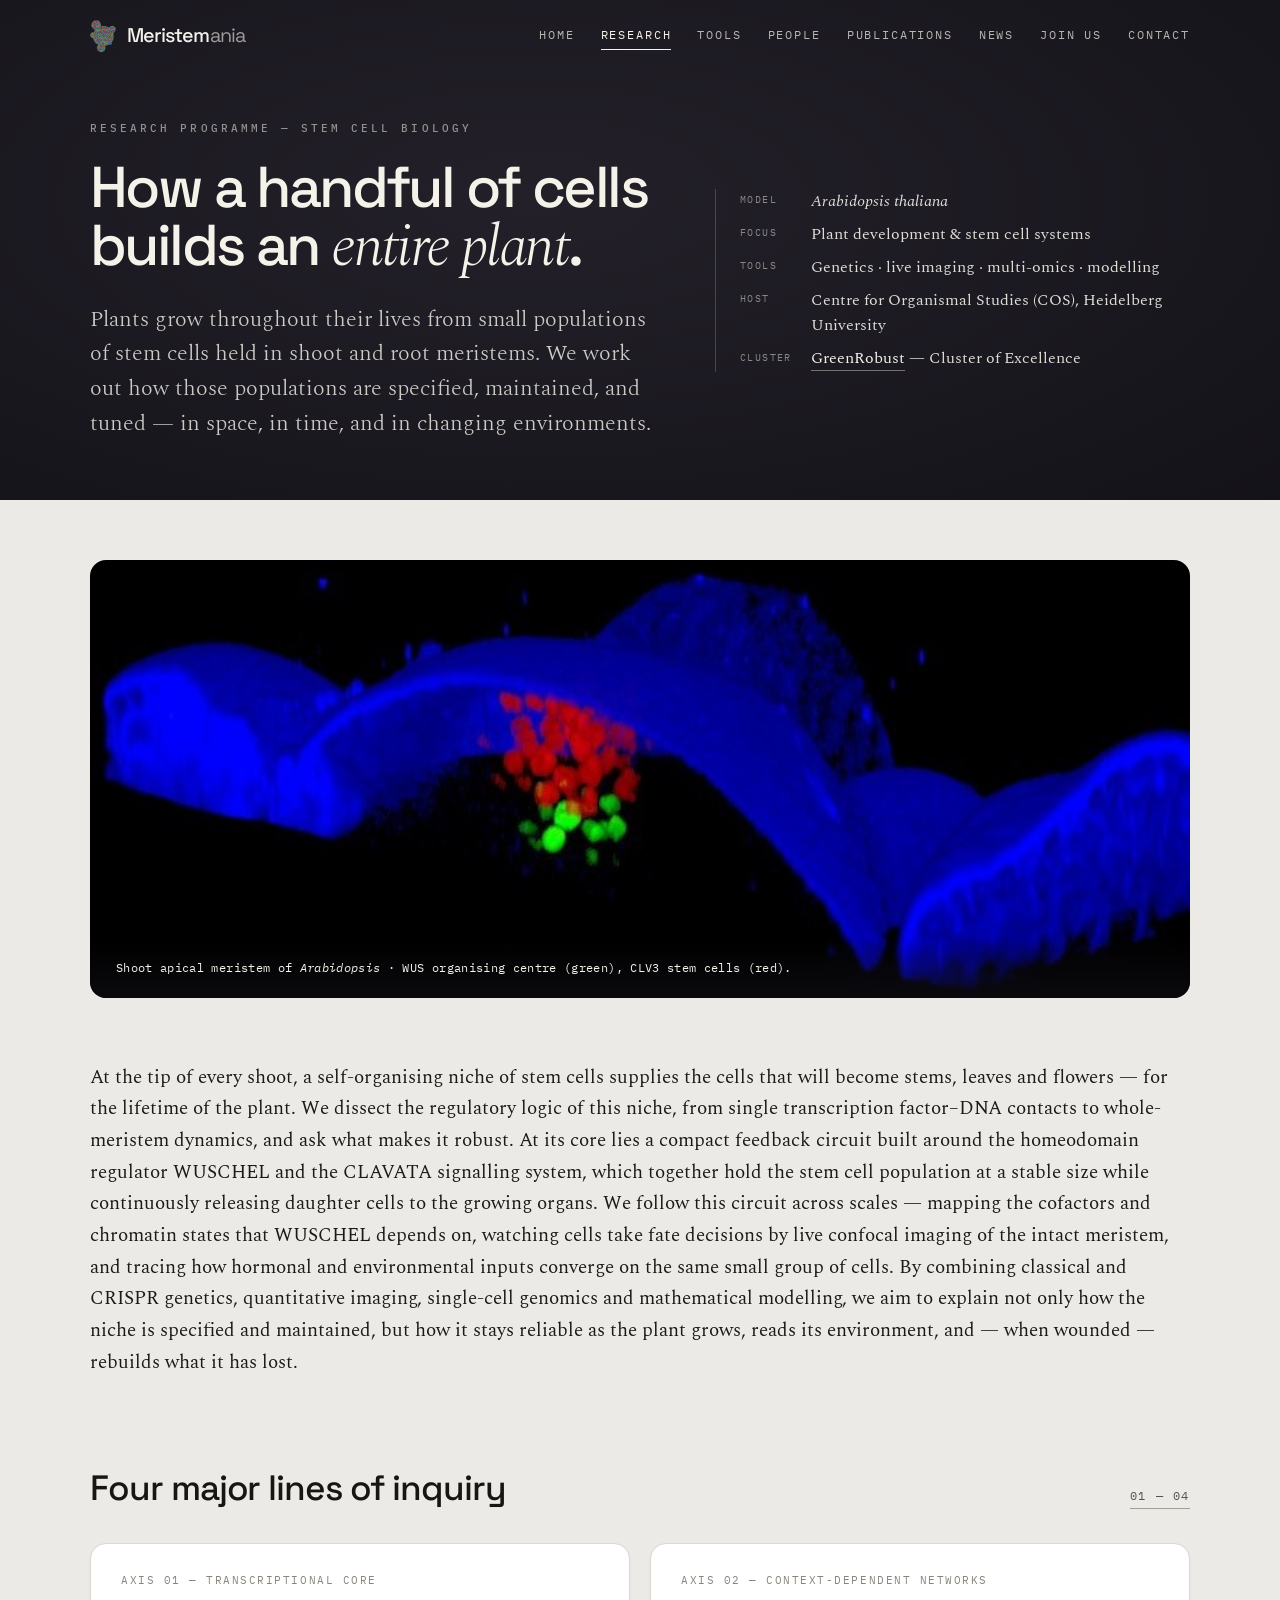
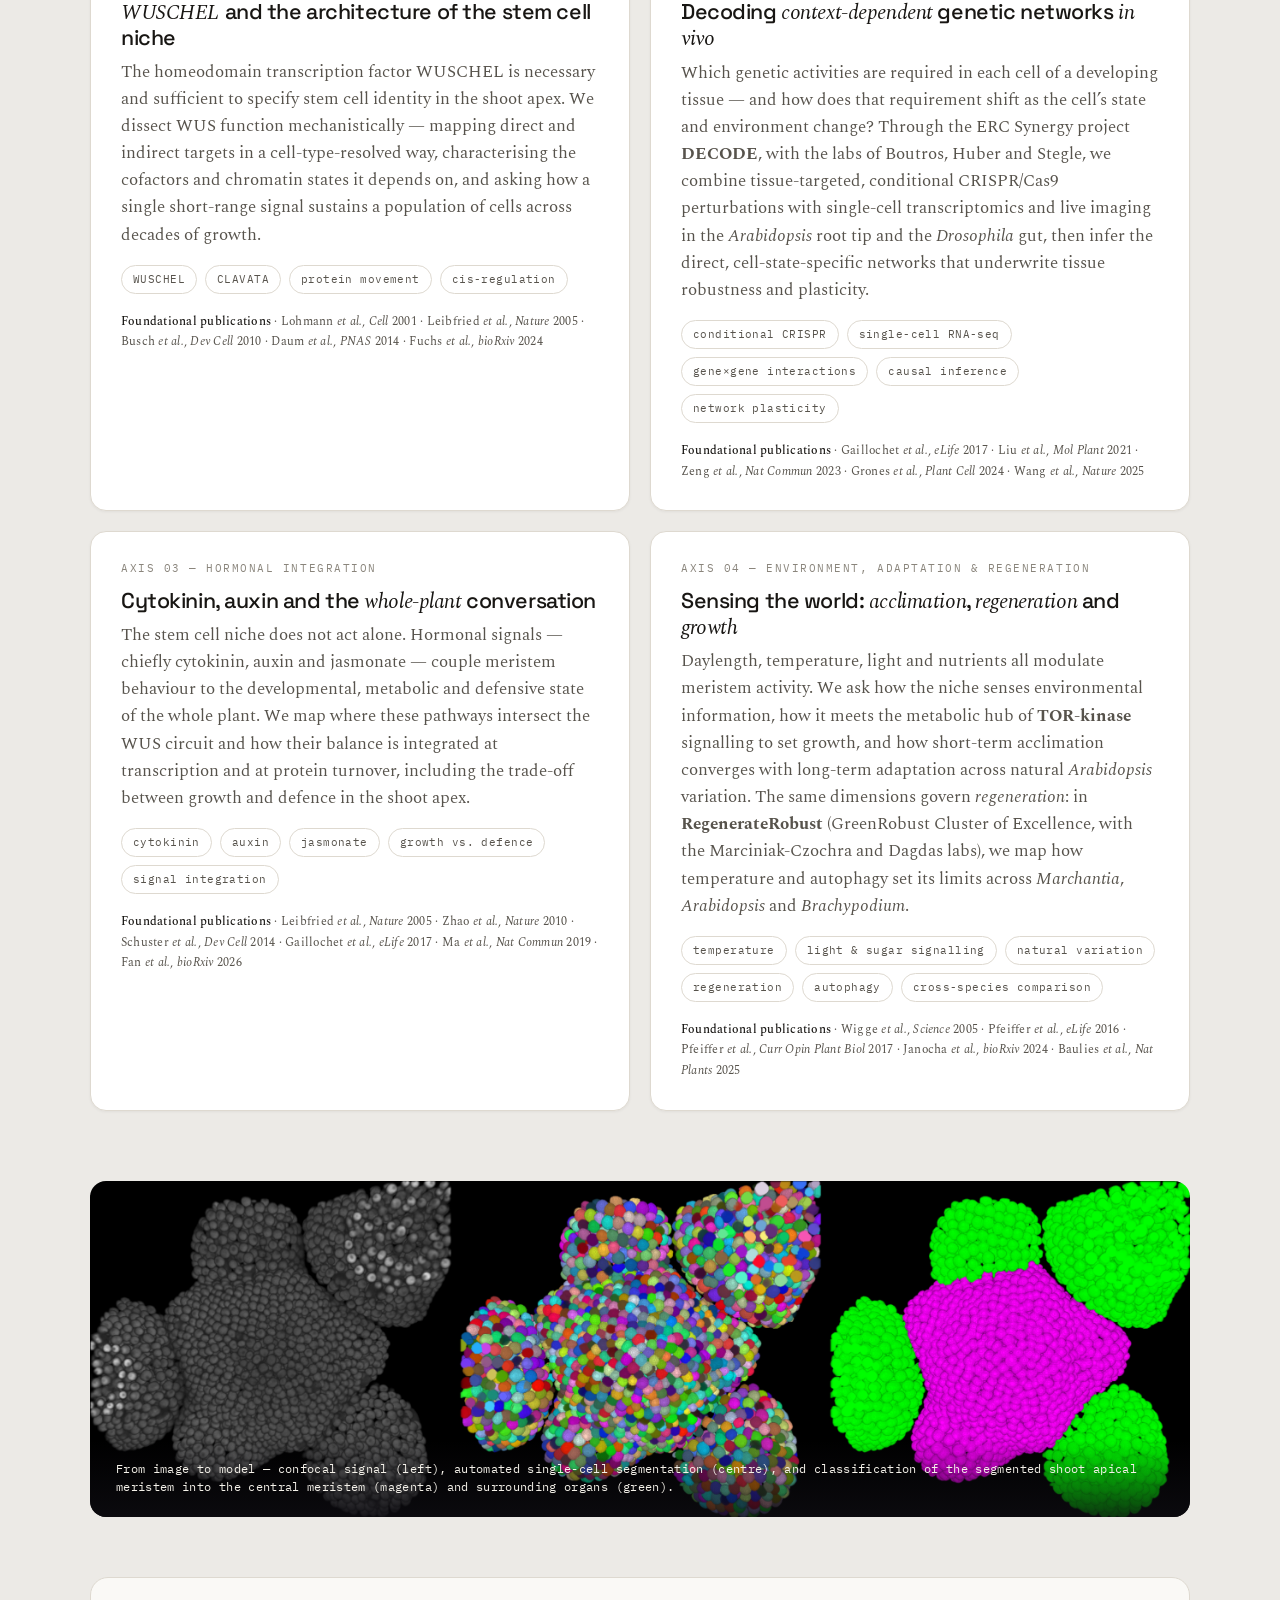
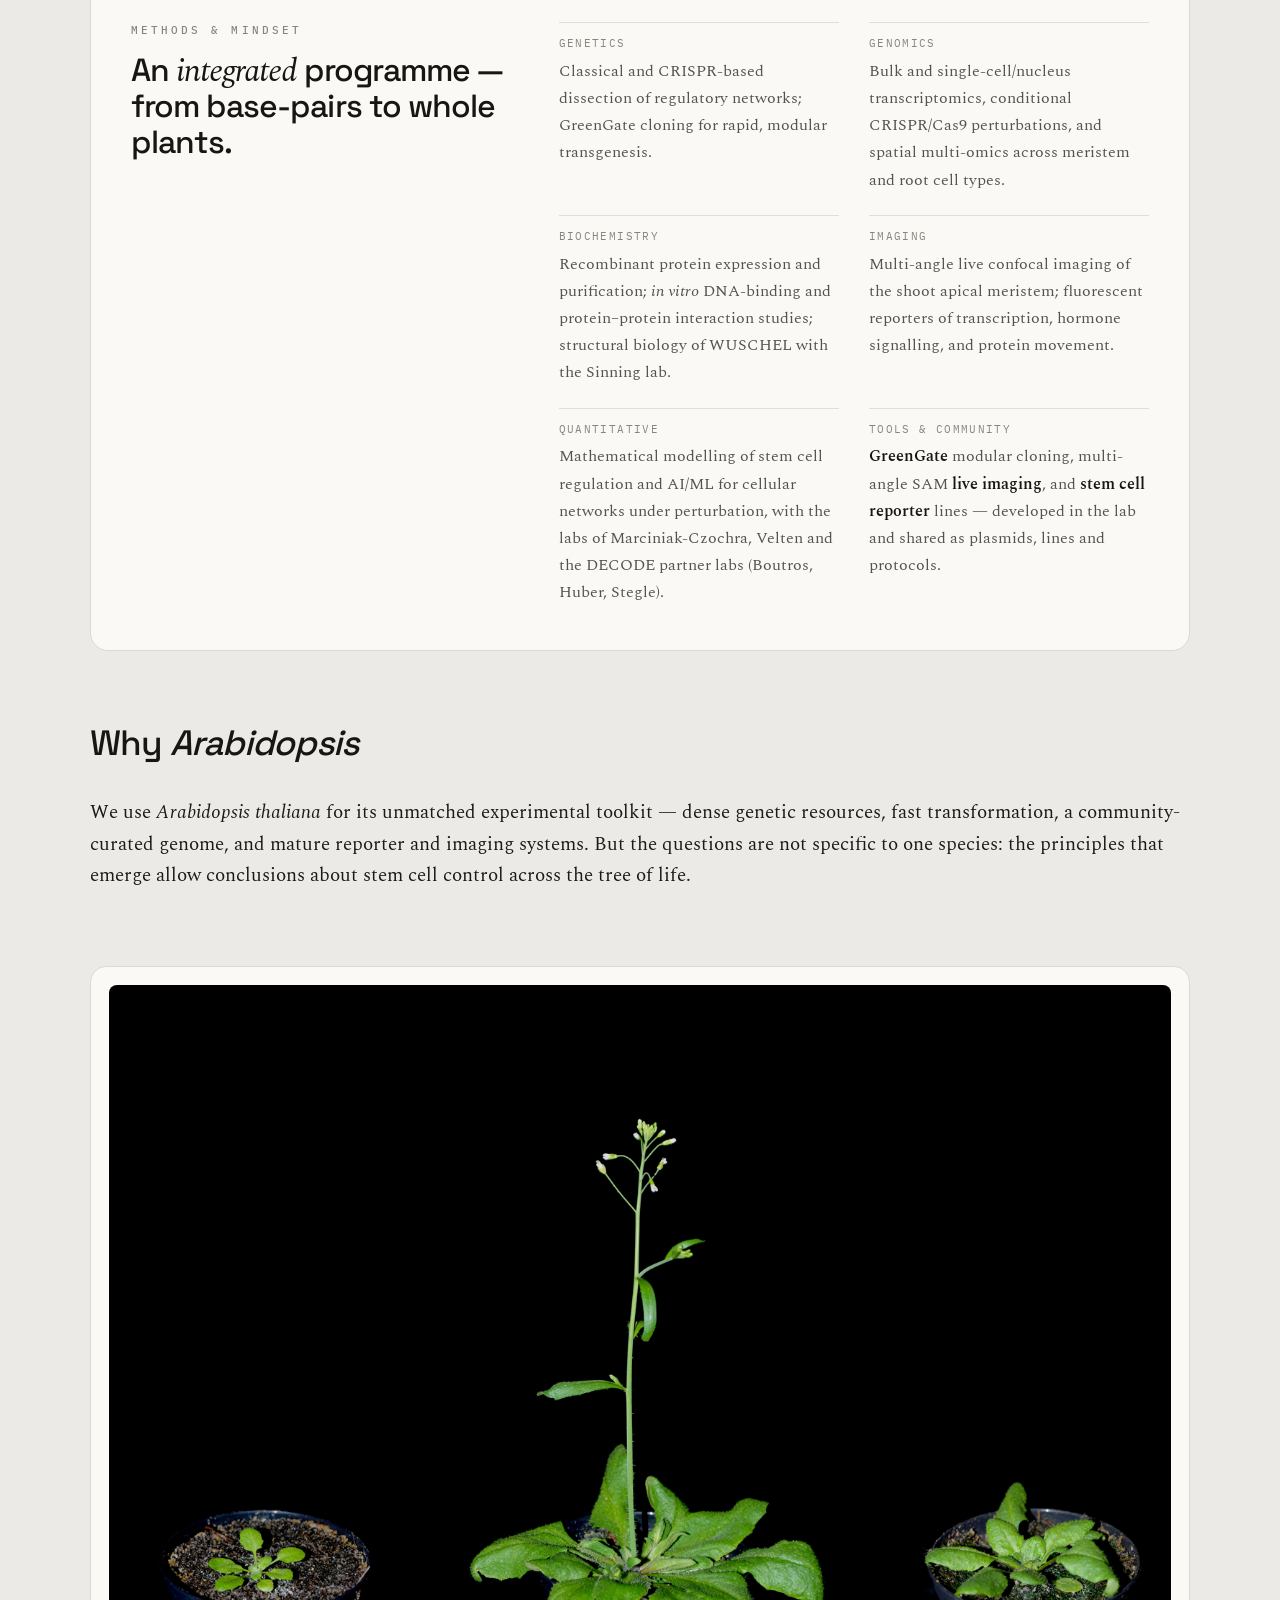
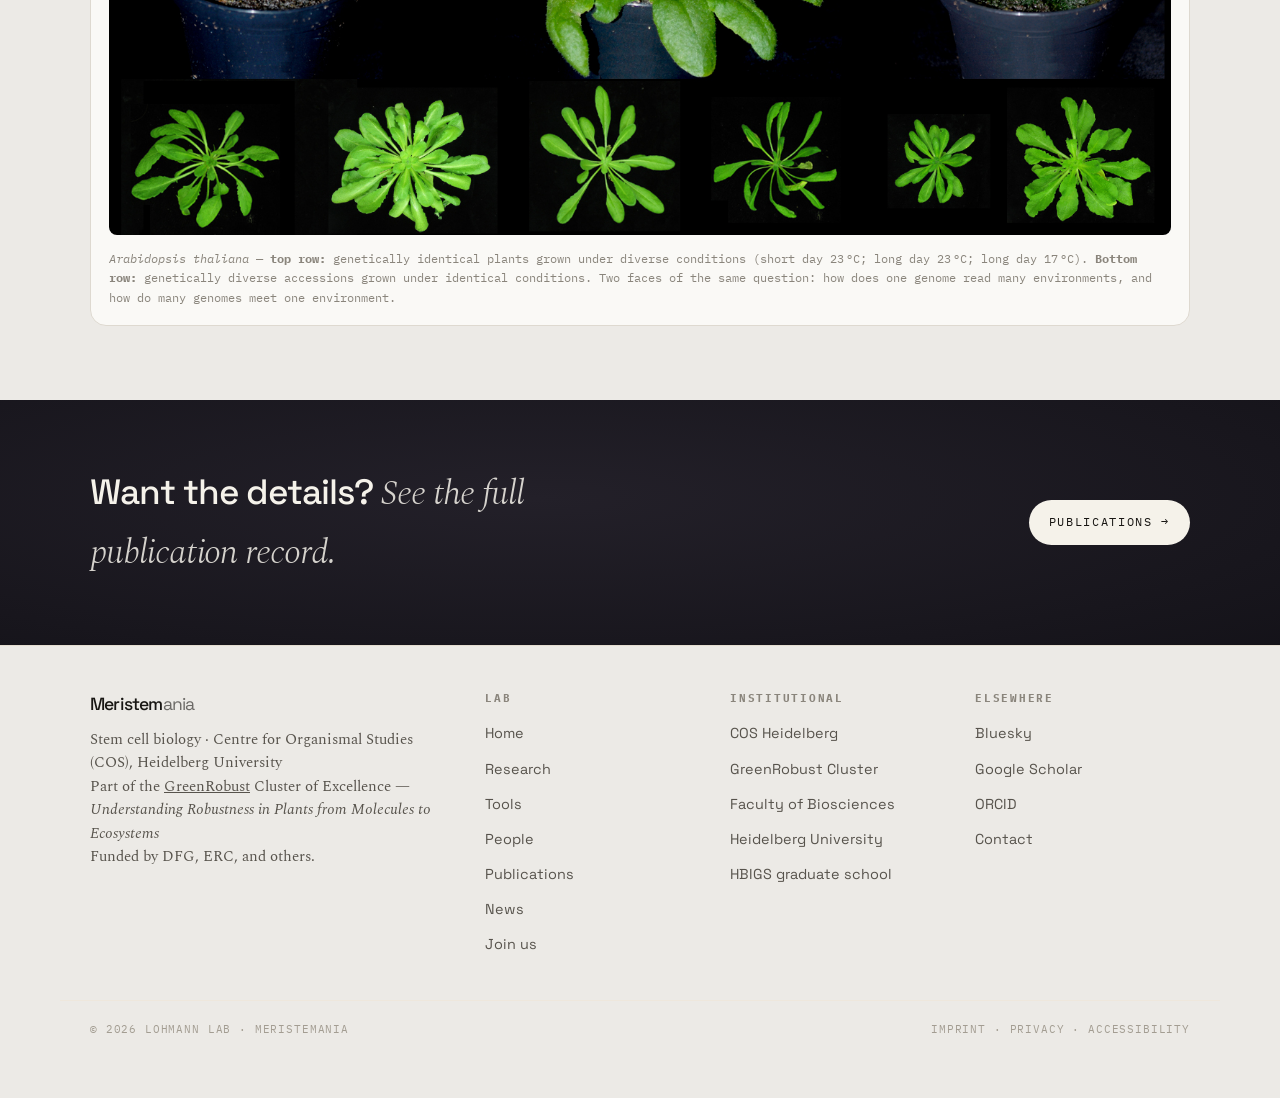
<file: research.html>
<!DOCTYPE html>
<html lang="en">
<head>
  <meta charset="UTF-8" />
  <meta name="viewport" content="width=device-width, initial-scale=1.0" />
  <title>Research &mdash; Lohmann Lab &middot; Meristemania</title>
  <meta name="description" content="Research in the Lohmann Lab at the Centre for Organismal Studies, Heidelberg University: regulatory networks of plant stem cell control, with a focus on WUSCHEL, chromatin, hormonal integration and environmental adaptation in Arabidopsis." />
  <link rel="icon" type="image/svg+xml" href="assets/brand/meristemania-app-icon.svg">
  <link rel="preconnect" href="https://fonts.googleapis.com">
  <link rel="preconnect" href="https://fonts.gstatic.com" crossorigin>
  <link href="https://fonts.googleapis.com/css2?family=Space+Grotesk:wght@300..700&family=Spectral:ital,wght@0,300;0,400;0,500;0,600;1,400&family=IBM+Plex+Mono:wght@400;500&display=swap" rel="stylesheet">
  <link rel="stylesheet" href="assets/css/site.css?v=12">
</head>
<body>
  <header class="top">
    <div class="top-in">
      <a href="index.html" class="brand-lockup" aria-label="Meristemania home"><img class="brand-mark" src="assets/brand/meristemania-mark.svg" alt=""><span class="wm">Meristem<span class="suf">ania</span></span></a>
      <button class="menu-toggle" aria-expanded="false" onclick="var n=document.getElementById('nav');n.classList.toggle('open');this.setAttribute('aria-expanded',n.classList.contains('open'));">Menu</button>
      <nav class="primary" id="nav" aria-label="Primary">
        <a href="index.html">Home</a>
        <a href="research.html" class="current">Research</a>
        <a href="tools.html">Tools</a>
        <a href="people.html">People</a>
        <a href="publications.html">Publications</a>
        <a href="news.html">News</a>
        <a href="join.html">Join us</a>
        <a href="contact.html">Contact</a>
      </nav>
    </div>
  </header>

  <section class="hero compact">
    <div class="hero-in">
      <div>
        <div class="eyebrow">Research programme — Stem Cell Biology</div>
        <h1 class="head">How a handful of cells<br>builds an <em>entire plant</em>.</h1>
        <p class="lede">Plants grow throughout their lives from small populations of stem cells held in shoot and root meristems. We work out how those populations are specified, maintained, and tuned — in space, in time, and in changing environments.</p>
      </div>
      <aside class="hero-aside">
        <dl>
          <dt>Model</dt><dd><em>Arabidopsis thaliana</em></dd>
          <dt>Focus</dt><dd>Plant development &amp; stem cell systems</dd>
          <dt>Tools</dt><dd>Genetics · live imaging · multi-omics · modelling</dd>
          <dt>Host</dt><dd>Centre for Organismal Studies (COS), Heidelberg University</dd>
          <dt>Cluster</dt><dd><a href="https://greenrobust.de" rel="noopener noreferrer" target="_blank">GreenRobust</a> — Cluster of Excellence</dd>
        </dl>
      </aside>
    </div>
  </section>

  <main class="wrap">
    <figure class="strip">
      <img src="assets/img/sam-stem-cells.jpg?v=3" alt="3D confocal rendering of an Arabidopsis shoot apical meristem with the WUSCHEL organising centre in green and CLV3-expressing stem cells in red at the apex.">
      <figcaption>Shoot apical meristem of <em>Arabidopsis</em> · WUS organising centre (green), CLV3 stem cells (red).</figcaption>
    </figure>

    <section class="section">
      <p class="lead-p">At the tip of every shoot, a self-organising niche of stem cells supplies the cells that will become stems, leaves and flowers — for the lifetime of the plant. We dissect the regulatory logic of this niche, from single transcription factor&ndash;DNA contacts to whole-meristem dynamics, and ask what makes it robust. At its core lies a compact feedback circuit built around the homeodomain regulator WUSCHEL and the CLAVATA signalling system, which together hold the stem cell population at a stable size while continuously releasing daughter cells to the growing organs. We follow this circuit across scales — mapping the cofactors and chromatin states that WUSCHEL depends on, watching cells take fate decisions by live confocal imaging of the intact meristem, and tracing how hormonal and environmental inputs converge on the same small group of cells. By combining classical and CRISPR genetics, quantitative imaging, single-cell genomics and mathematical modelling, we aim to explain not only how the niche is specified and maintained, but how it stays reliable as the plant grows, reads its environment, and — when wounded — rebuilds what it has lost.</p>
    </section>

    <section class="section">
      <div class="section-head"><h2>Four major lines of inquiry</h2><span class="link">01 — 04</span></div>
      <div class="cards">
        <article class="cardx">
          <p class="k">Axis 01 — transcriptional core</p>
          <h3><em>WUSCHEL</em> and the architecture of the stem cell niche</h3>
          <p>The homeodomain transcription factor WUSCHEL is necessary and sufficient to specify stem cell identity in the shoot apex. We dissect WUS function mechanistically — mapping direct and indirect targets in a cell-type-resolved way, characterising the cofactors and chromatin states it depends on, and asking how a single short-range signal sustains a population of cells across decades of growth.</p>
          <div class="chips"><span class="chip">WUSCHEL</span><span class="chip">CLAVATA</span><span class="chip">protein movement</span><span class="chip">cis-regulation</span></div>
          <p class="ref" style="margin-top:18px"><strong>Foundational publications</strong> · Lohmann <em>et al.</em>, <em>Cell</em> 2001 · Leibfried <em>et al.</em>, <em>Nature</em> 2005 · Busch <em>et al.</em>, <em>Dev Cell</em> 2010 · Daum <em>et al.</em>, <em>PNAS</em> 2014 · Fuchs <em>et al.</em>, <em>bioRxiv</em> 2024</p>
        </article>
        <article class="cardx">
          <p class="k">Axis 02 — context-dependent networks</p>
          <h3>Decoding <em>context-dependent</em> genetic networks <em>in vivo</em></h3>
          <p>Which genetic activities are required in each cell of a developing tissue — and how does that requirement shift as the cell&rsquo;s state and environment change? Through the ERC Synergy project <strong>DECODE</strong>, with the labs of Boutros, Huber and Stegle, we combine tissue-targeted, conditional CRISPR/Cas9 perturbations with single-cell transcriptomics and live imaging in the <em>Arabidopsis</em> root tip and the <em>Drosophila</em> gut, then infer the direct, cell-state-specific networks that underwrite tissue robustness and plasticity.</p>
          <div class="chips"><span class="chip">conditional CRISPR</span><span class="chip">single-cell RNA-seq</span><span class="chip">gene×gene interactions</span><span class="chip">causal inference</span><span class="chip">network plasticity</span></div>
          <p class="ref" style="margin-top:18px"><strong>Foundational publications</strong> · Gaillochet <em>et al.</em>, <em>eLife</em> 2017 · Liu <em>et al.</em>, <em>Mol Plant</em> 2021 · Zeng <em>et al.</em>, <em>Nat Commun</em> 2023 · Grones <em>et al.</em>, <em>Plant Cell</em> 2024 · Wang <em>et al.</em>, <em>Nature</em> 2025</p>
        </article>
        <article class="cardx">
          <p class="k">Axis 03 — hormonal integration</p>
          <h3>Cytokinin, auxin and the <em>whole-plant</em> conversation</h3>
          <p>The stem cell niche does not act alone. Hormonal signals — chiefly cytokinin, auxin and jasmonate — couple meristem behaviour to the developmental, metabolic and defensive state of the whole plant. We map where these pathways intersect the WUS circuit and how their balance is integrated at transcription and at protein turnover, including the trade-off between growth and defence in the shoot apex.</p>
          <div class="chips"><span class="chip">cytokinin</span><span class="chip">auxin</span><span class="chip">jasmonate</span><span class="chip">growth vs. defence</span><span class="chip">signal integration</span></div>
          <p class="ref" style="margin-top:18px"><strong>Foundational publications</strong> · Leibfried <em>et al.</em>, <em>Nature</em> 2005 · Zhao <em>et al.</em>, <em>Nature</em> 2010 · Schuster <em>et al.</em>, <em>Dev Cell</em> 2014 · Gaillochet <em>et al.</em>, <em>eLife</em> 2017 · Ma <em>et al.</em>, <em>Nat Commun</em> 2019 · Fan <em>et al.</em>, <em>bioRxiv</em> 2026</p>
        </article>
        <article class="cardx">
          <p class="k">Axis 04 — environment, adaptation &amp; regeneration</p>
          <h3>Sensing the world: <em>acclimation</em>, <em>regeneration</em> and <em>growth</em></h3>
          <p>Daylength, temperature, light and nutrients all modulate meristem activity. We ask how the niche senses environmental information, how it meets the metabolic hub of <strong>TOR-kinase</strong> signalling to set growth, and how short-term acclimation converges with long-term adaptation across natural <em>Arabidopsis</em> variation. The same dimensions govern <em>regeneration</em>: in <strong>RegenerateRobust</strong> (GreenRobust Cluster of Excellence, with the Marciniak-Czochra and Dagdas labs), we map how temperature and autophagy set its limits across <em>Marchantia</em>, <em>Arabidopsis</em> and <em>Brachypodium</em>.</p>
          <div class="chips"><span class="chip">temperature</span><span class="chip">light &amp; sugar signalling</span><span class="chip">natural variation</span><span class="chip">regeneration</span><span class="chip">autophagy</span><span class="chip">cross-species comparison</span></div>
          <p class="ref" style="margin-top:18px"><strong>Foundational publications</strong> · Wigge <em>et al.</em>, <em>Science</em> 2005 · Pfeiffer <em>et al.</em>, <em>eLife</em> 2016 · Pfeiffer <em>et al.</em>, <em>Curr Opin Plant Biol</em> 2017 · Janocha <em>et al.</em>, <em>bioRxiv</em> 2024 · Baulies <em>et al.</em>, <em>Nat Plants</em> 2025</p>
        </article>
      </div>
    </section>

    <figure class="strip">
      <img src="assets/img/sams.jpg" alt="Three-panel image of a shoot apical meristem: raw confocal signal, automated single-cell segmentation, and classification of the segmented meristem into central zone and surrounding organs.">
      <figcaption>From image to model — confocal signal (left), automated single-cell segmentation (centre), and classification of the segmented shoot apical meristem into the central meristem (magenta) and surrounding organs (green).</figcaption>
    </figure>

    <section class="panel">
      <div>
        <div class="eyebrow">Methods &amp; mindset</div>
        <h2>An <em>integrated</em> programme — from base-pairs to whole plants.</h2>
      </div>
      <ul class="panel-list">
        <li><span class="label">Genetics</span><span class="body">Classical and CRISPR-based dissection of regulatory networks; GreenGate cloning for rapid, modular transgenesis.</span></li>
        <li><span class="label">Genomics</span><span class="body">Bulk and single-cell/nucleus transcriptomics, conditional CRISPR/Cas9 perturbations, and spatial multi-omics across meristem and root cell types.</span></li>
        <li><span class="label">Biochemistry</span><span class="body">Recombinant protein expression and purification; <em>in vitro</em> DNA-binding and protein&ndash;protein interaction studies; structural biology of WUSCHEL with the Sinning lab.</span></li>
        <li><span class="label">Imaging</span><span class="body">Multi-angle live confocal imaging of the shoot apical meristem; fluorescent reporters of transcription, hormone signalling, and protein movement.</span></li>
        <li><span class="label">Quantitative</span><span class="body">Mathematical modelling of stem cell regulation and AI/ML for cellular networks under perturbation, with the labs of Marciniak-Czochra, Velten and the DECODE partner labs (Boutros, Huber, Stegle).</span></li>
        <li><span class="label">Tools &amp; community</span><span class="body"><strong>GreenGate</strong> modular cloning, multi-angle SAM <strong>live imaging</strong>, and <strong>stem cell reporter</strong> lines — developed in the lab and shared as plasmids, lines and protocols.</span></li>
      </ul>
    </section>

    <section class="section">
      <div class="section-head"><h2>Why <em>Arabidopsis</em></h2></div>
      <p class="lead-p">We use <em>Arabidopsis thaliana</em> for its unmatched experimental toolkit — dense genetic resources, fast transformation, a community-curated genome, and mature reporter and imaging systems. But the questions are not specific to one species: the principles that emerge allow conclusions about stem cell control across the tree of life.</p>
    </section>

    <section class="figure-wide">
      <figure>
        <img src="assets/img/overview-complete.jpg" alt="Top row: three genetically identical Arabidopsis thaliana plants grown under different conditions — short day 23 °C, long day 23 °C, long day 17 °C. Bottom row: rosettes of genetically diverse Arabidopsis accessions grown under identical conditions.">
        <figcaption><em>Arabidopsis thaliana</em> — <strong>top row:</strong> genetically identical plants grown under diverse conditions (short day 23&thinsp;°C; long day 23&thinsp;°C; long day 17&thinsp;°C). <strong>Bottom row:</strong> genetically diverse accessions grown under identical conditions. Two faces of the same question: how does one genome read many environments, and how do many genomes meet one environment.</figcaption>
      </figure>
    </section>
  </main>

  <section class="cta">
    <div class="cta-in">
      <h2>Want the details? <em>See the full publication record.</em></h2>
      <a class="btn solid" href="publications.html">Publications →</a>
    </div>
  </section>

  <footer>
    <div class="foot-in">
      <div>
        <span class="wm">Meristem<span class="suf">ania</span></span>
        <p>Stem cell biology · Centre for Organismal Studies (COS), Heidelberg University<br>Part of the <a href="https://greenrobust.de" rel="noopener noreferrer" target="_blank">GreenRobust</a> Cluster of Excellence — <em>Understanding Robustness in Plants from Molecules to Ecosystems</em><br>Funded by DFG, ERC, and others.</p>
      </div>
      <div><h4>Lab</h4><ul><li><a href="index.html">Home</a></li><li><a href="research.html">Research</a></li><li><a href="tools.html">Tools</a></li><li><a href="people.html">People</a></li><li><a href="publications.html">Publications</a></li><li><a href="news.html">News</a></li><li><a href="join.html">Join us</a></li></ul></div>
      <div><h4>Institutional</h4><ul><li><a href="https://www.cos.uni-heidelberg.de/en" rel="noopener noreferrer" target="_blank">COS Heidelberg</a></li><li><a href="https://greenrobust.de" rel="noopener noreferrer" target="_blank">GreenRobust Cluster</a></li><li><a href="https://www.bio.uni-heidelberg.de" rel="noopener noreferrer" target="_blank">Faculty of Biosciences</a></li><li><a href="https://www.uni-heidelberg.de/" rel="noopener noreferrer" target="_blank">Heidelberg University</a></li><li><a href="http://www.hbigs.uni-heidelberg.de/" rel="noopener noreferrer" target="_blank">HBIGS graduate school</a></li></ul></div>
      <div><h4>Elsewhere</h4><ul><li><a href="https://bsky.app/profile/meristemania.bsky.social" rel="noopener noreferrer" target="_blank">Bluesky</a></li><li><a href="https://scholar.google.com/citations?user=BkbnIxkAAAAJ" rel="noopener noreferrer" target="_blank">Google Scholar</a></li><li><a href="https://orcid.org/0000-0003-3667-187X" rel="noopener noreferrer" target="_blank">ORCID</a></li><li><a href="contact.html">Contact</a></li></ul></div>
    </div>
    <div class="legal">
      <span>© <span id="yr">2026</span> Lohmann Lab · Meristemania</span>
      <span><a href="https://www.uni-heidelberg.de/de/impressum" rel="noopener noreferrer" target="_blank">Imprint</a> · <a href="https://www.uni-heidelberg.de/de/datenschutzerklaerung" rel="noopener noreferrer" target="_blank">Privacy</a> · <a href="https://www.uni-heidelberg.de/de/barrierefreiheit" rel="noopener noreferrer" target="_blank">Accessibility</a></span>
    </div>
  </footer>
  <script>document.getElementById("yr").textContent=new Date().getFullYear();</script>
</body>
</html>
</file>
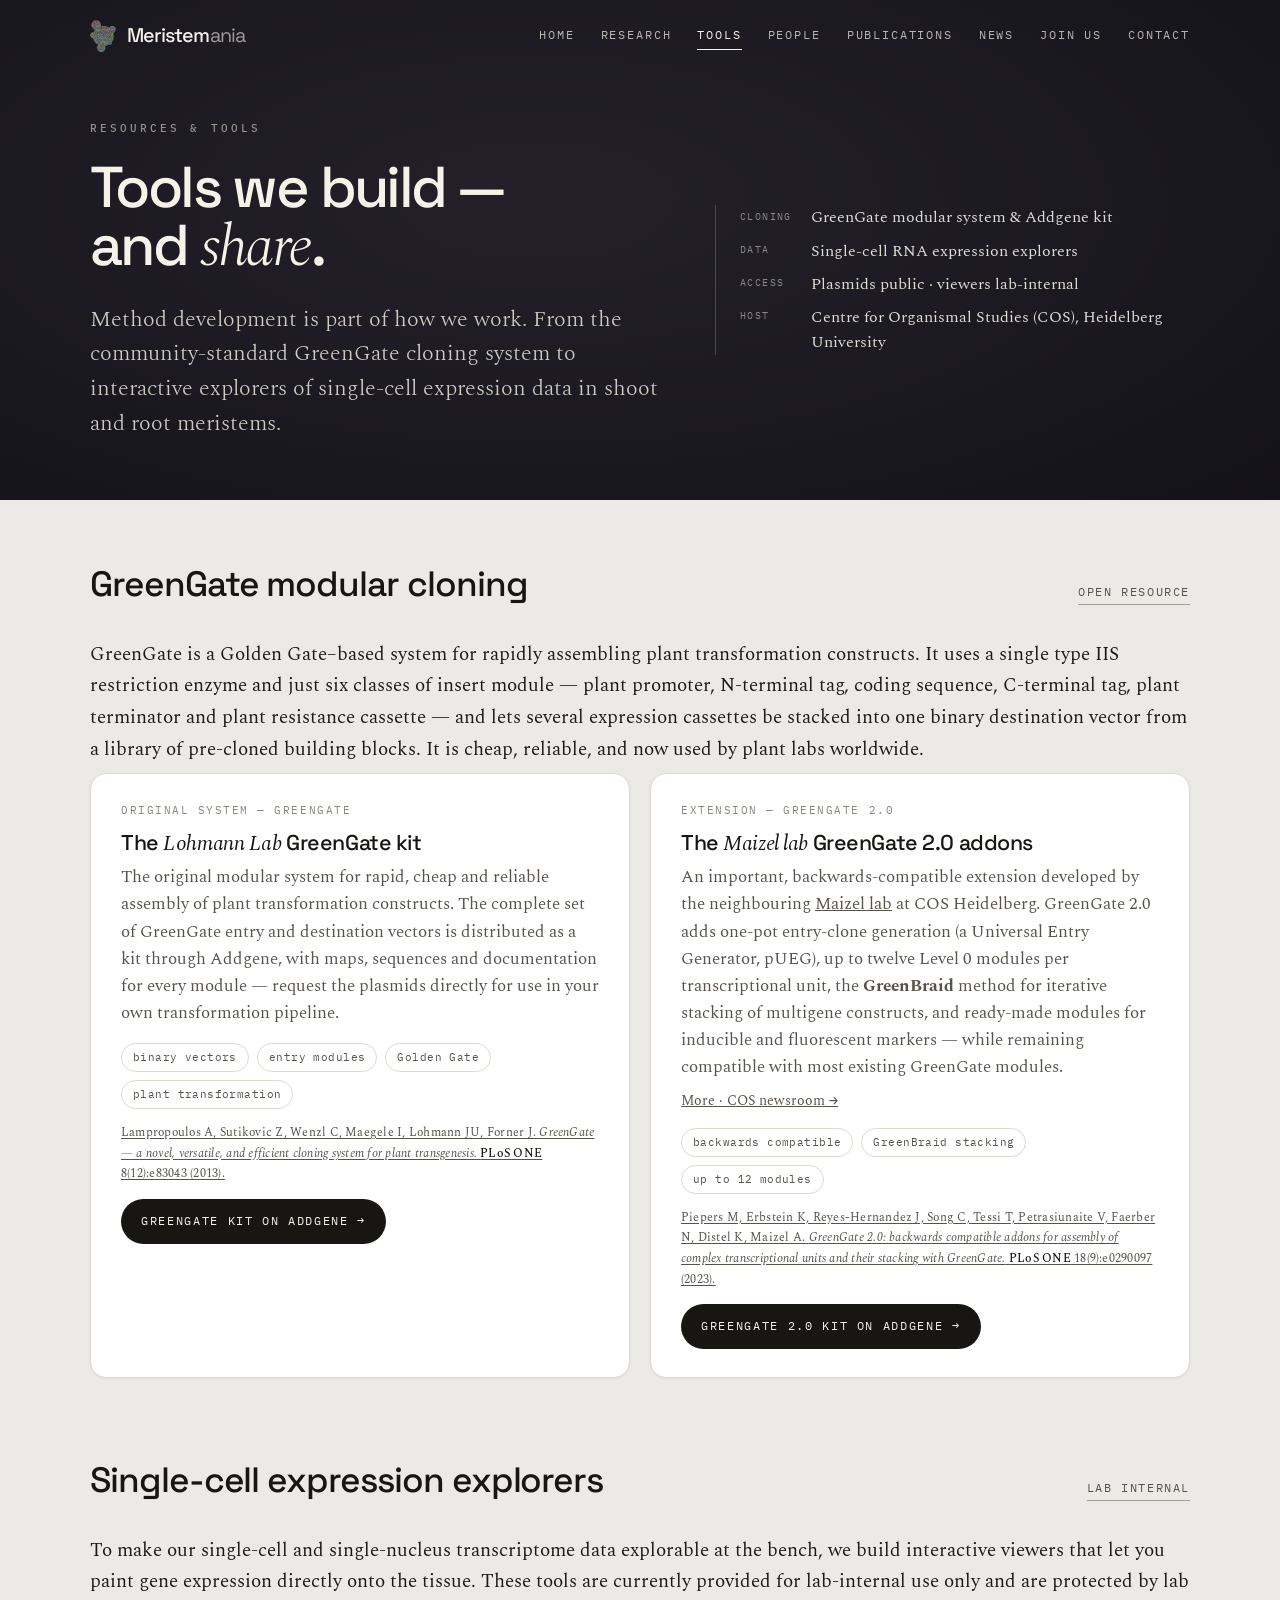
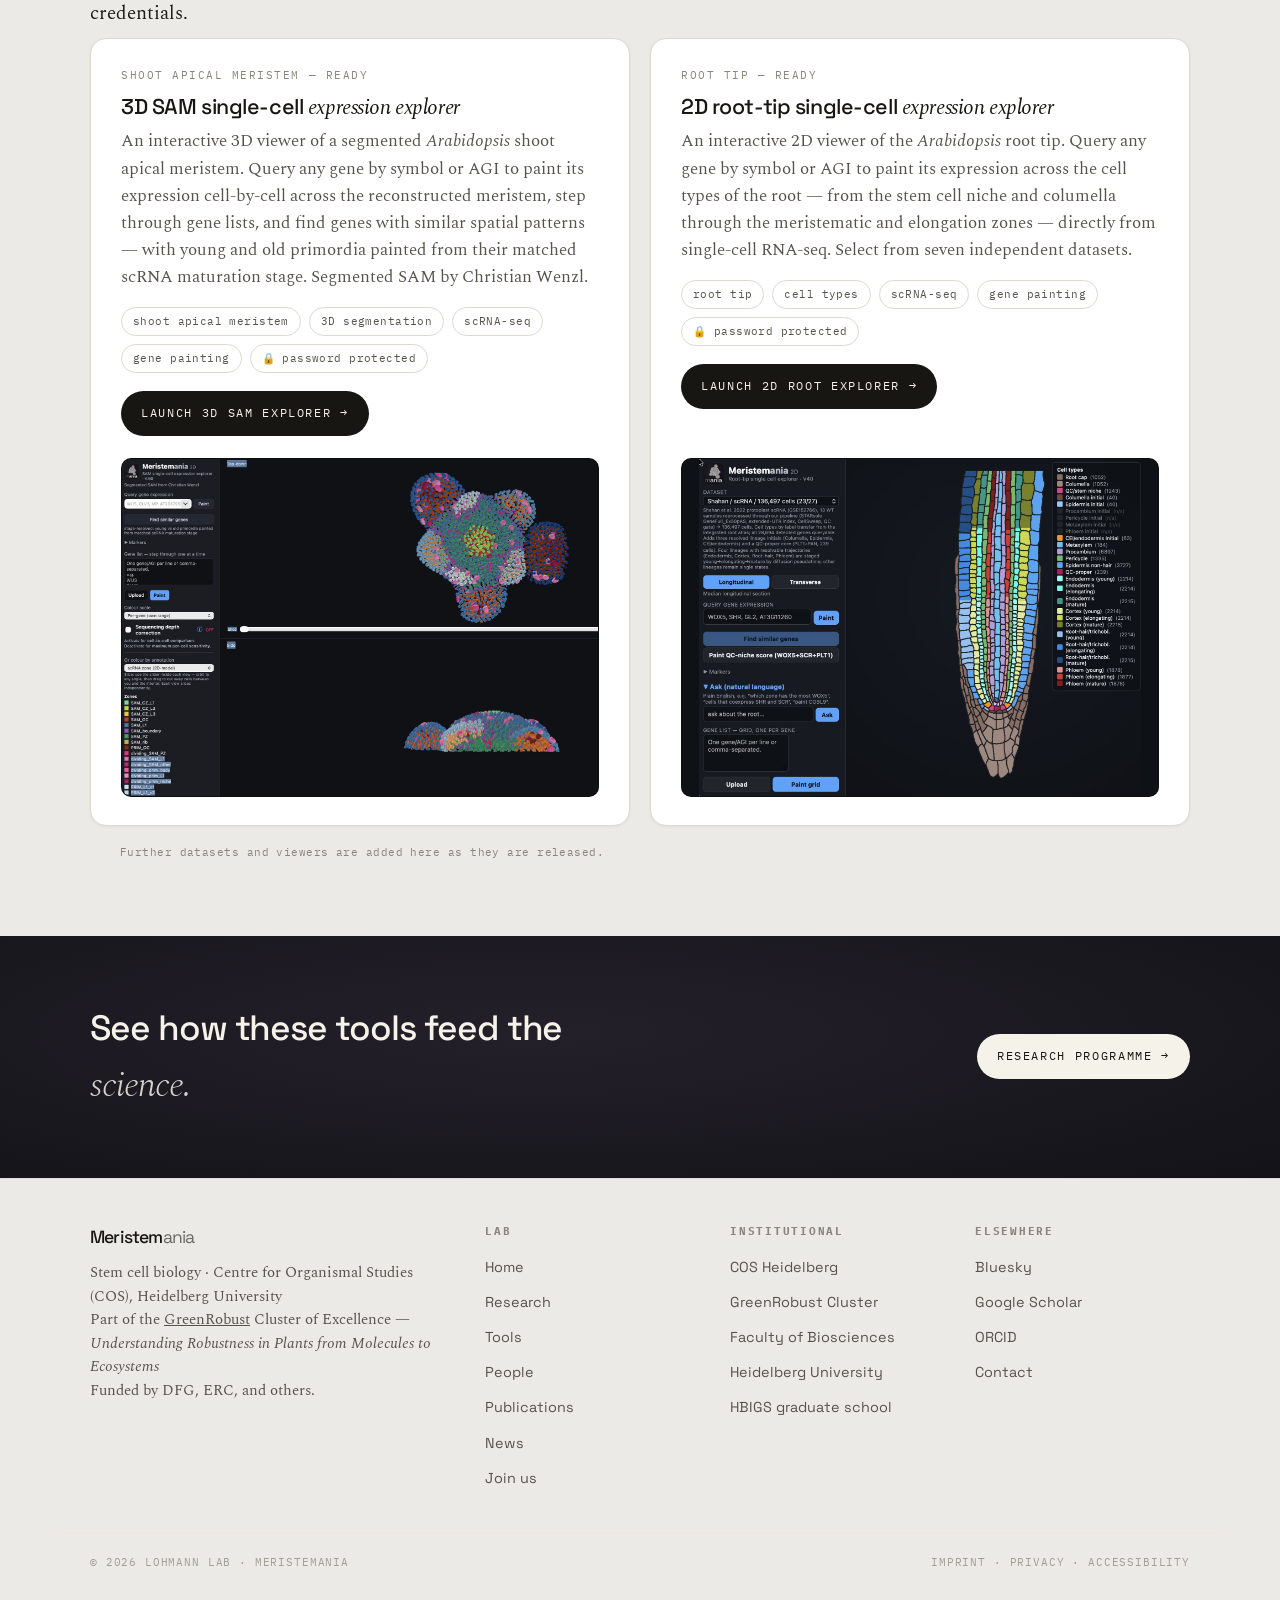
<file: tools.html>
<!DOCTYPE html>
<html lang="en">
<head>
  <meta charset="UTF-8" />
  <meta name="viewport" content="width=device-width, initial-scale=1.0" />
  <title>Tools &mdash; Lohmann Lab &middot; Meristemania</title>
  <meta name="description" content="Tools and resources developed in the Lohmann Lab at the Centre for Organismal Studies, Heidelberg University: the GreenGate modular cloning system and interactive single-cell RNA expression explorers for the Arabidopsis shoot and root." />
  <link rel="icon" type="image/svg+xml" href="assets/brand/meristemania-app-icon.svg">
  <link rel="preconnect" href="https://fonts.googleapis.com">
  <link rel="preconnect" href="https://fonts.gstatic.com" crossorigin>
  <link href="https://fonts.googleapis.com/css2?family=Space+Grotesk:wght@300..700&family=Spectral:ital,wght@0,300;0,400;0,500;0,600;1,400&family=IBM+Plex+Mono:wght@400;500&display=swap" rel="stylesheet">
  <link rel="stylesheet" href="assets/css/site.css?v=12">
  <style>
    .tool-thumb{position:relative;display:block;margin:22px 0 0;border-radius:10px;overflow:hidden;border:1px solid rgba(0,0,0,.12);line-height:0;cursor:pointer;aspect-ratio:1600/1133;background:#0e1116}
    .tool-thumb img{width:100%;height:100%;object-fit:contain;display:block;transition:transform .4s ease}
    .tool-thumb:hover img{transform:scale(1.03)}
    .tool-thumb-cue{position:absolute;right:10px;bottom:10px;background:#0f1115cc;color:#e6e8ec;font-size:12px;line-height:1;padding:7px 11px;border-radius:6px;letter-spacing:.02em;opacity:0;transform:translateY(4px);transition:opacity .25s ease,transform .25s ease;pointer-events:none}
    .tool-thumb:hover .tool-thumb-cue,.tool-thumb:focus-visible .tool-thumb-cue{opacity:1;transform:translateY(0)}
    .tool-thumb:focus-visible{outline:2px solid #4aa3ff;outline-offset:2px}
    .gg-cards{align-items:stretch}
    .gg-cards .cardx{display:flex;flex-direction:column}
    .gg-cards .cardx .card-cta{margin-top:auto}
    .ex-cards .cardx{display:flex;flex-direction:column}
    .ex-cards .cardx .tool-thumb{margin-top:auto}
  </style>
</head>
<body>
  <header class="top">
    <div class="top-in">
      <a href="index.html" class="brand-lockup" aria-label="Meristemania home"><img class="brand-mark" src="assets/brand/meristemania-mark.svg" alt=""><span class="wm">Meristem<span class="suf">ania</span></span></a>
      <button class="menu-toggle" aria-expanded="false" onclick="var n=document.getElementById('nav');n.classList.toggle('open');this.setAttribute('aria-expanded',n.classList.contains('open'));">Menu</button>
      <nav class="primary" id="nav" aria-label="Primary">
        <a href="index.html">Home</a>
        <a href="research.html">Research</a>
        <a href="tools.html" class="current">Tools</a>
        <a href="people.html">People</a>
        <a href="publications.html">Publications</a>
        <a href="news.html">News</a>
        <a href="join.html">Join us</a>
        <a href="contact.html">Contact</a>
      </nav>
    </div>
  </header>

  <section class="hero compact">
    <div class="hero-in">
      <div>
        <div class="eyebrow">Resources &amp; Tools</div>
        <h1 class="head">Tools we build &mdash;<br>and <em>share</em>.</h1>
        <p class="lede">Method development is part of how we work. From the community-standard GreenGate cloning system to interactive explorers of single-cell expression data in shoot and root meristems.</p>
      </div>
      <aside class="hero-aside">
        <dl>
          <dt>Cloning</dt><dd>GreenGate modular system &amp; Addgene kit</dd>
          <dt>Data</dt><dd>Single-cell RNA expression explorers</dd>
          <dt>Access</dt><dd>Plasmids public · viewers lab-internal</dd>
          <dt>Host</dt><dd>Centre for Organismal Studies (COS), Heidelberg University</dd>
        </dl>
      </aside>
    </div>
  </section>

  <main class="wrap">

    <section class="section">
      <div class="section-head"><h2>GreenGate modular cloning</h2><span class="link">Open resource</span></div>
      <p class="lead-p">GreenGate is a Golden&nbsp;Gate&ndash;based system for rapidly assembling plant transformation constructs. It uses a single type&nbsp;IIS restriction enzyme and just six classes of insert module &mdash; plant promoter, N&#8209;terminal tag, coding sequence, C&#8209;terminal tag, plant terminator and plant resistance cassette &mdash; and lets several expression cassettes be stacked into one binary destination vector from a library of pre-cloned building blocks. It is cheap, reliable, and now used by plant labs worldwide.</p>
      <div class="cards gg-cards">
        <article class="cardx">
          <p class="k">Original system &mdash; GreenGate</p>
          <h3>The <em>Lohmann Lab</em> GreenGate kit</h3>
          <p>The original modular system for rapid, cheap and reliable assembly of plant transformation constructs. The complete set of GreenGate entry and destination vectors is distributed as a kit through Addgene, with maps, sequences and documentation for every module &mdash; request the plasmids directly for use in your own transformation pipeline.</p>
          <div class="chips"><span class="chip">binary vectors</span><span class="chip">entry modules</span><span class="chip">Golden Gate</span><span class="chip">plant transformation</span></div>
          <p class="ref" style="margin-top:14px"><a href="https://doi.org/10.1371/journal.pone.0083043" rel="noopener noreferrer" target="_blank" style="color:inherit;text-decoration:underline;text-underline-offset:2px">Lampropoulos A, Sutikovic Z, Wenzl C, Maegele I, Lohmann JU, Forner J. <em>GreenGate &mdash; a novel, versatile, and efficient cloning system for plant transgenesis.</em> <strong>PLoS ONE</strong> 8(12):e83043 (2013).</a></p>
          <p class="card-cta" style="margin-top:14px"><a class="btn solid" href="https://www.addgene.org/kits/lohmann-greengate/" rel="noopener noreferrer" target="_blank">GreenGate kit on Addgene &rarr;</a></p>
        </article>
        <article class="cardx">
          <p class="k">Extension &mdash; GreenGate 2.0</p>
          <h3>The <em>Maizel lab</em> GreenGate&nbsp;2.0 addons</h3>
          <p>An important, backwards-compatible extension developed by the neighbouring <a href="https://www.cos.uni-heidelberg.de/en/research-groups/cell-and-developmental-biology" rel="noopener noreferrer" target="_blank">Maizel lab</a> at COS Heidelberg. GreenGate&nbsp;2.0 adds one-pot entry-clone generation (a Universal Entry Generator, pUEG), up to twelve Level&nbsp;0 modules per transcriptional unit, the <strong>GreenBraid</strong> method for iterative stacking of multigene constructs, and ready-made modules for inducible and fluorescent markers &mdash; while remaining compatible with most existing GreenGate modules.</p>
          <p style="margin-top:8px;font-size:14px"><a href="https://www.cos.uni-heidelberg.de/en/newsroom/greengate-20" rel="noopener noreferrer" target="_blank">More &middot; COS newsroom &rarr;</a></p>
          <div class="chips"><span class="chip">backwards compatible</span><span class="chip">GreenBraid stacking</span><span class="chip">up to 12 modules</span></div>
          <p class="ref" style="margin-top:14px"><a href="https://doi.org/10.1371/journal.pone.0290097" rel="noopener noreferrer" target="_blank" style="color:inherit;text-decoration:underline;text-underline-offset:2px">Piepers M, Erbstein K, Reyes-Hernandez J, Song C, Tessi T, Petrasiunaite V, Faerber N, Distel K, Maizel A. <em>GreenGate 2.0: backwards compatible addons for assembly of complex transcriptional units and their stacking with GreenGate.</em> <strong>PLoS ONE</strong> 18(9):e0290097 (2023).</a></p>
          <p class="card-cta" style="margin-top:14px"><a class="btn solid" href="https://www.addgene.org/kits/maizel-greengate2/" rel="noopener noreferrer" target="_blank">GreenGate 2.0 kit on Addgene &rarr;</a></p>
        </article>
      </div>
    </section>

    <section class="section">
      <div class="section-head"><h2>Single-cell expression explorers</h2><span class="link">Lab internal</span></div>
      <p class="lead-p">To make our single-cell and single-nucleus transcriptome data explorable at the bench, we build interactive viewers that let you paint gene expression directly onto the tissue. These tools are currently provided for lab-internal use only and are protected by lab credentials.</p>
      <div class="cards ex-cards">
        <article class="cardx">
          <p class="k">Shoot apical meristem &mdash; ready</p>
          <h3>3D SAM single-cell <em>expression explorer</em></h3>
          <p>An interactive 3D viewer of a segmented <em>Arabidopsis</em> shoot apical meristem. Query any gene by symbol or AGI to paint its expression cell-by-cell across the reconstructed meristem, step through gene lists, and find genes with similar spatial patterns &mdash; with young and old primordia painted from their matched scRNA maturation stage. Segmented SAM by Christian Wenzl.</p>
          <div class="chips"><span class="chip">shoot apical meristem</span><span class="chip">3D segmentation</span><span class="chip">scRNA-seq</span><span class="chip">gene painting</span><span class="chip">🔒 password protected</span></div>
          <p style="margin-top:18px;margin-bottom:22px"><a class="btn solid" href="tools/sam-3d-explorer.html" target="_blank" rel="noopener">Launch 3D SAM explorer &rarr;</a></p>
          <a class="tool-thumb" href="tools/sam-3d-explorer.html" target="_blank" rel="noopener" aria-label="Launch the 3D SAM explorer">
            <img src="assets/img/sam-3d-explorer-preview.jpg" alt="Screenshot of the 3D SAM single-cell expression explorer: a segmented Arabidopsis shoot apical meristem rendered in 3D with cells coloured by scRNA-defined zone, shown in top-down and side views." loading="lazy">
            <span class="tool-thumb-cue">Open explorer <span aria-hidden="true">&#8599;</span></span>
          </a>
        </article>
        <article class="cardx">
          <p class="k">Root tip &mdash; ready</p>
          <h3>2D root-tip single-cell <em>expression explorer</em></h3>
          <p>An interactive 2D viewer of the <em>Arabidopsis</em> root tip. Query any gene by symbol or AGI to paint its expression across the cell types of the root &mdash; from the stem cell niche and columella through the meristematic and elongation zones &mdash; directly from single-cell RNA-seq. Select from seven independent datasets.</p>
          <div class="chips"><span class="chip">root tip</span><span class="chip">cell types</span><span class="chip">scRNA-seq</span><span class="chip">gene painting</span><span class="chip">🔒 password protected</span></div>
          <p style="margin-top:18px;margin-bottom:22px"><a class="btn solid" href="tools/root-2d-explorer.html" target="_blank" rel="noopener">Launch 2D root explorer &rarr;</a></p>
          <a class="tool-thumb" href="tools/root-2d-explorer.html" target="_blank" rel="noopener" aria-label="Launch the 2D root explorer">
            <img src="assets/img/root-2d-explorer-preview.jpg" alt="Screenshot of the 2D root-tip single-cell expression explorer: a longitudinal section of the Arabidopsis root tip with cells coloured by cell type, from root cap and columella through the QC and vascular tissues, with a cell-type legend." loading="lazy">
            <span class="tool-thumb-cue">Open explorer <span aria-hidden="true">&#8599;</span></span>
          </a>
        </article>
      </div>
      <p class="pub-note" style="margin-top:18px">Further datasets and viewers are added here as they are released.</p>
    </section>

  </main>

  <section class="cta">
    <div class="cta-in">
      <h2>See how these tools feed the <em>science.</em></h2>
      <a class="btn solid" href="research.html">Research programme &rarr;</a>
    </div>
  </section>

  <footer>
    <div class="foot-in">
      <div>
        <span class="wm">Meristem<span class="suf">ania</span></span>
        <p>Stem cell biology · Centre for Organismal Studies (COS), Heidelberg University<br>Part of the <a href="https://greenrobust.de" rel="noopener noreferrer" target="_blank">GreenRobust</a> Cluster of Excellence — <em>Understanding Robustness in Plants from Molecules to Ecosystems</em><br>Funded by DFG, ERC, and others.</p>
      </div>
      <div><h4>Lab</h4><ul><li><a href="index.html">Home</a></li><li><a href="research.html">Research</a></li><li><a href="tools.html">Tools</a></li><li><a href="people.html">People</a></li><li><a href="publications.html">Publications</a></li><li><a href="news.html">News</a></li><li><a href="join.html">Join us</a></li></ul></div>
      <div><h4>Institutional</h4><ul><li><a href="https://www.cos.uni-heidelberg.de/en" rel="noopener noreferrer" target="_blank">COS Heidelberg</a></li><li><a href="https://greenrobust.de" rel="noopener noreferrer" target="_blank">GreenRobust Cluster</a></li><li><a href="https://www.bio.uni-heidelberg.de" rel="noopener noreferrer" target="_blank">Faculty of Biosciences</a></li><li><a href="https://www.uni-heidelberg.de/" rel="noopener noreferrer" target="_blank">Heidelberg University</a></li><li><a href="http://www.hbigs.uni-heidelberg.de/" rel="noopener noreferrer" target="_blank">HBIGS graduate school</a></li></ul></div>
      <div><h4>Elsewhere</h4><ul><li><a href="https://bsky.app/profile/meristemania.bsky.social" rel="noopener noreferrer" target="_blank">Bluesky</a></li><li><a href="https://scholar.google.com/citations?user=BkbnIxkAAAAJ" rel="noopener noreferrer" target="_blank">Google Scholar</a></li><li><a href="https://orcid.org/0000-0003-3667-187X" rel="noopener noreferrer" target="_blank">ORCID</a></li><li><a href="contact.html">Contact</a></li></ul></div>
    </div>
    <div class="legal">
      <span>© <span id="yr">2026</span> Lohmann Lab · Meristemania</span>
      <span><a href="https://www.uni-heidelberg.de/de/impressum" rel="noopener noreferrer" target="_blank">Imprint</a> · <a href="https://www.uni-heidelberg.de/de/datenschutzerklaerung" rel="noopener noreferrer" target="_blank">Privacy</a> · <a href="https://www.uni-heidelberg.de/de/barrierefreiheit" rel="noopener noreferrer" target="_blank">Accessibility</a></span>
    </div>
  </footer>
  <script>document.getElementById("yr").textContent=new Date().getFullYear();</script>
</body>
</html>
</file>
<file: assets/css/site.css>
/* ============================================================
   Meristemania — Lohmann Lab
   Redesign design system (Direction 3: dark-tile hero, light body)
   Brand: Space Grotesk / Spectral / IBM Plex Mono · warm paper palette
   ============================================================ */

:root{
  /* palette (from brand handoff) */
  --ink:#181613; --ink2:#1c1a17; --body:#57534c; --muted:#9a938a;
  --muted2:#a39d92; --muted3:#8a857c; --paper:#fbfaf7; --paper2:#faf9f6;
  --page:#eceae6; --card:#fff; --border:#ded9d0; --divider:#eee7dc;
  --divider2:#e4ddd0; --dark:#17150f; --ondark:#f5f2ea;
  --dark-grad:radial-gradient(120% 130% at 42% 40%,#232029,#0d0c11);

  /* legacy compatibility (used by reused inline markup, e.g. pub links) */
  --magenta:var(--muted2); --rule:var(--border); --ink-soft:var(--body);

  /* type */
  --grotesk:'Space Grotesk',system-ui,sans-serif;
  --serif:'Spectral',Georgia,serif;
  --mono:'IBM Plex Mono',ui-monospace,monospace;

  --wrap:1160px;
}

*{box-sizing:border-box}
html{scroll-behavior:smooth}
body{margin:0;background:var(--page);color:var(--ink);font-family:var(--grotesk);
  line-height:1.6;-webkit-font-smoothing:antialiased;font-size:17px}
a{color:inherit}
img{max-width:100%}

.wrap{max-width:var(--wrap);margin:0 auto;padding:0 30px}
.eyebrow{font-family:var(--mono);font-weight:500;text-transform:uppercase;
  letter-spacing:.28em;font-size:.68rem;color:var(--muted3)}
.wm{font-family:var(--grotesk);font-weight:500;letter-spacing:-.045em}
.wm .suf{font-weight:400;opacity:.6}
em{font-style:italic}

/* ---------- top bar (overlaid on dark hero) ---------- */
header.top{position:absolute;top:0;left:0;right:0;z-index:20}
.top-in{max-width:var(--wrap);margin:0 auto;padding:20px 30px;display:flex;
  align-items:center;justify-content:space-between;gap:20px}
.top-in .lock{height:34px;display:block}
.brand-lockup{display:flex;align-items:center;gap:11px;text-decoration:none}
.brand-lockup .brand-mark{height:32px;width:auto;display:block;flex:none}
.brand-lockup .wm{font-size:1.24rem;line-height:1;color:var(--ondark)}
.brand-lockup .wm .suf{font-weight:400;opacity:.6}
nav.primary{display:flex;gap:26px}
nav.primary a{font-family:var(--mono);font-size:.72rem;text-transform:uppercase;
  letter-spacing:.16em;color:rgba(245,242,234,.72);text-decoration:none;padding:4px 0;
  border-bottom:1.5px solid transparent}
nav.primary a:hover,nav.primary a.current{color:var(--ondark);border-color:var(--ondark)}
.menu-toggle{display:none;font-family:var(--mono);font-size:.72rem;text-transform:uppercase;
  letter-spacing:.16em;background:none;border:1px solid rgba(245,242,234,.3);border-radius:20px;
  padding:6px 14px;cursor:pointer;color:var(--ondark)}

/* ---------- dark hero band ---------- */
.hero{background:var(--dark-grad);color:var(--ondark);padding:120px 0 76px}
.hero.compact{padding:120px 0 60px}
.hero-in{max-width:var(--wrap);margin:0 auto;padding:0 30px;display:grid;
  grid-template-columns:1.1fr .9fr;gap:44px;align-items:center}
.hero-in.single{grid-template-columns:1fr;max-width:900px}
.hero .eyebrow{color:rgba(245,242,234,.55);margin-bottom:22px}
h1.head{font-family:var(--grotesk);font-weight:500;letter-spacing:-.045em;
  font-size:clamp(2.4rem,5.4vw,4.4rem);line-height:1.0;margin:0 0 24px;color:var(--ondark)}
h1.head em{font-style:italic;font-family:var(--serif);font-weight:300}
.hero.compact h1.head{font-size:clamp(2.2rem,4.6vw,3.6rem)}
.lede{font-family:var(--serif);font-weight:300;font-size:clamp(1.1rem,2vw,1.4rem);
  line-height:1.55;color:rgba(245,242,234,.82);max-width:52ch;margin:0}
.lede a{color:var(--ondark);text-decoration:none;border-bottom:1px solid rgba(245,242,234,.45)}
.lede a:hover{border-color:var(--ondark)}
.hero-actions{margin-top:30px;display:flex;gap:12px;flex-wrap:wrap}
/* citation metrics in the dark hero */
.hero-stats{display:flex;flex-wrap:wrap;gap:38px;margin-top:28px}
.hero-stats .v{font-family:var(--grotesk);font-weight:500;font-size:1.8rem;letter-spacing:-.02em;color:var(--ondark);line-height:1;display:block}
.hero-stats .l{font-family:var(--mono);font-size:.62rem;text-transform:uppercase;letter-spacing:.14em;color:rgba(245,242,234,.5);display:block;margin-top:7px}
.hero-stats-src{font-family:var(--mono);font-size:.66rem;letter-spacing:.06em;color:rgba(245,242,234,.42);margin:12px 0 0}
.hero-mark{display:flex;align-items:center;justify-content:center}
.hero-mark img{width:78%;filter:drop-shadow(0 20px 50px rgba(0,0,0,.5))}
/* image inside the dark hero (right column) */
.hero-fig{margin:0;position:relative}
.hero-fig img{width:100%;border-radius:12px;display:block;box-shadow:0 20px 50px rgba(0,0,0,.45)}
.hero-fig figcaption{position:absolute;left:0;right:0;bottom:0;padding:34px 20px 16px;
  background:linear-gradient(transparent,rgba(8,7,11,.82));color:rgba(245,242,234,.9);
  font-family:var(--mono);font-size:.7rem;letter-spacing:.03em;line-height:1.5;border-radius:0 0 12px 12px}
.hero-fig figcaption em{font-style:italic}

/* hero metadata aside (research / join / contact / publications) */
.hero-aside{border-left:1px solid rgba(245,242,234,.2);padding-left:24px}
.hero-aside dl{margin:0;display:grid;grid-template-columns:max-content 1fr;gap:.5rem 1.2rem}
.hero-aside dt{font-family:var(--mono);font-size:.64rem;letter-spacing:.14em;
  text-transform:uppercase;color:rgba(245,242,234,.5);padding-top:.2rem}
.hero-aside dd{margin:0;font-family:var(--serif);font-size:.98rem;color:rgba(245,242,234,.9)}
.hero-aside dd em{font-style:italic}
.hero-aside a{color:var(--ondark);text-decoration:none;border-bottom:1px solid rgba(245,242,234,.4)}

/* ---------- buttons ---------- */
.btn{font-family:var(--mono);font-size:.74rem;text-transform:uppercase;letter-spacing:.14em;
  text-decoration:none;padding:13px 20px;border-radius:24px;transition:transform .15s;display:inline-block}
.btn:hover{transform:translateY(-2px)}
.btn.solid{background:var(--ink);color:var(--ondark)}
.btn.ghost{border:1px solid var(--border);color:var(--ink)}
.hero .btn.solid,.cta .btn.solid{background:var(--ondark);color:var(--ink)}
.hero .btn.ghost,.cta .btn.ghost{border:1px solid rgba(245,242,234,.32);color:var(--ondark)}

/* ---------- light body sections ---------- */
.section{padding:64px 0 10px}
main.wrap>.section:first-child{padding-top:56px}
.section-head{display:flex;align-items:baseline;justify-content:space-between;gap:20px;margin-bottom:26px}
.section-head h2{font-family:var(--grotesk);font-weight:500;letter-spacing:-.03em;
  font-size:clamp(1.5rem,3vw,2.2rem);margin:0}
.section-head .link,.section-head a{font-family:var(--mono);font-size:.72rem;text-transform:uppercase;
  letter-spacing:.14em;color:var(--body);text-decoration:none;border-bottom:1px solid var(--muted2);padding-bottom:2px;white-space:nowrap}
.lead-p{font-family:var(--serif);font-size:1.2rem;line-height:1.65;color:var(--ink2);max-width:none;margin:0 0 8px}

/* ---------- project / axis cards ---------- */
.cards{display:grid;grid-template-columns:repeat(2,1fr);gap:20px}
.cardx{background:var(--card);border:1px solid var(--border);border-radius:16px;
  box-shadow:0 1px 3px rgba(0,0,0,.05);padding:28px 30px;transition:transform .18s,box-shadow .18s}
.cardx:hover{transform:translateY(-3px);box-shadow:0 12px 30px rgba(30,26,20,.10)}
.cardx .k{font-family:var(--mono);font-size:.68rem;text-transform:uppercase;letter-spacing:.14em;color:var(--muted3);margin:0 0 10px}
.cardx h3{font-family:var(--grotesk);font-weight:500;letter-spacing:-.02em;font-size:1.34rem;line-height:1.18;margin:0 0 8px}
.cardx h3 em{font-style:italic;font-family:var(--serif);font-weight:400}
.cardx .q{font-family:var(--serif);font-style:italic;font-weight:400;font-size:1.05rem;line-height:1.4;color:var(--ink2);margin:0 0 10px}
.cardx p{font-family:var(--serif);margin:0;color:var(--body)}
.cardx p+p{margin-top:.7rem}
.chips{display:flex;flex-wrap:wrap;gap:8px;margin-top:16px}
.chip{font-family:var(--mono);font-size:.66rem;letter-spacing:.04em;padding:5px 11px;
  border:1px solid var(--border);border-radius:999px;color:var(--body)}
.ref{font-family:var(--mono);font-size:.76rem;letter-spacing:.02em;color:var(--muted3);
  margin-top:18px;line-height:1.7}
.ref strong{color:var(--ink);font-weight:500}
.ref em{font-style:italic}

/* ---------- figure strip ---------- */
.strip{margin:60px 0 0;border-radius:16px;overflow:hidden;position:relative;background:var(--dark)}
.strip img{width:100%;display:block}
.strip figcaption{position:absolute;left:0;right:0;bottom:0;padding:20px 26px;
  background:linear-gradient(transparent,rgba(13,12,17,.82));color:var(--ondark);
  font-family:var(--mono);font-size:.72rem;letter-spacing:.03em}
.strip figcaption em{font-style:italic}

/* wide figure (light framed) */
.figure-wide{padding:56px 0 10px}
.figure-wide figure{margin:0;background:var(--paper2);border:1px solid var(--border);border-radius:16px;padding:18px}
.figure-wide img{width:100%;display:block;border-radius:8px}
.figure-wide figcaption{font-family:var(--mono);font-size:.72rem;line-height:1.7;color:var(--muted3);margin-top:14px}
.figure-wide figcaption em{font-style:italic}

/* ---------- panel (methods / offers / institutional) ---------- */
.panel{margin:60px 0 0;background:var(--paper2);border:1px solid var(--border);border-radius:18px;
  padding:44px 40px;display:grid;grid-template-columns:minmax(0,1fr) minmax(0,1.5fr);gap:34px;align-items:start}
.panel h2{font-family:var(--grotesk);font-weight:500;letter-spacing:-.03em;font-size:clamp(1.4rem,2.6vw,2rem);margin:0;line-height:1.1}
.panel h2 em{font-style:italic;font-family:var(--serif);font-weight:400}
.panel .eyebrow{margin-bottom:14px}
.panel-list{display:grid;grid-template-columns:1fr 1fr;gap:22px 30px;margin:0;padding:0;list-style:none}
.panel-list li{border-top:1px solid var(--divider2);padding-top:12px}
.panel-list .label{font-family:var(--mono);font-size:.66rem;text-transform:uppercase;letter-spacing:.13em;color:var(--muted3);display:block;margin-bottom:5px}
.panel-list .body{font-family:var(--serif);font-size:1rem;line-height:1.45;color:var(--body)}
.panel-list .body strong{color:var(--ink);font-weight:600}
.panel-list .body em{font-style:italic}
.panel-list a{border-bottom:1px solid var(--muted2);text-decoration:none}

/* ---------- bluesky feed (news) ---------- */
.bsky-wrap{margin-top:6px;max-width:820px}
.bsky-wrap bsky-embed{display:block}
.bsky-fallback{font-family:var(--serif);color:var(--body)}
.bsky-fallback a{border-bottom:1px solid var(--muted2);text-decoration:none}

/* ---------- publication list (as signature work + full list) ---------- */
ol.plist{list-style:none;margin:6px 0 0;padding:0}
ol.plist li{display:grid;grid-template-columns:66px 1fr auto;gap:22px;padding:18px 0;
  border-top:1px solid var(--divider);align-items:baseline}
ol.plist .yr{font-family:var(--mono);font-size:.82rem;color:var(--muted2)}
ol.plist .t{font-family:var(--serif);font-size:1.06rem;line-height:1.4;color:var(--ink2)}
ol.plist .t em{font-style:italic}
ol.plist .au{display:block;font-family:var(--grotesk);font-size:.82rem;letter-spacing:0;color:var(--body);margin-top:5px;line-height:1.45}
ol.plist .v{font-family:var(--grotesk);font-weight:500;font-size:.78rem;color:var(--body);white-space:nowrap;text-align:right}

/* ---------- full publications page ---------- */

.pub-filter{max-width:var(--wrap);margin:34px auto 0;padding:0 30px;display:flex;flex-wrap:wrap;align-items:center;gap:10px}
.pub-filter .label{font-family:var(--mono);font-size:.66rem;text-transform:uppercase;letter-spacing:.16em;color:var(--muted3);margin-right:6px}
.pub-filter button{font-family:var(--mono);font-size:.8rem;letter-spacing:.04em;padding:11px 20px;border-radius:22px;
  border:1px solid var(--border);background:var(--card);color:var(--body);cursor:pointer;transition:all .15s}
.pub-filter button:hover{border-color:var(--muted2);color:var(--ink)}
.pub-filter button.active{background:var(--ink);color:var(--ondark);border-color:var(--ink)}

.year-group{max-width:var(--wrap);margin:0 auto;padding:20px 30px 0}
.year-group h3{font-family:var(--grotesk);font-weight:500;letter-spacing:-.02em;font-size:1.5rem;
  color:var(--ink);margin:26px 0 4px;padding-bottom:8px;border-bottom:1px solid var(--ink)}
.pub-list{list-style:none;margin:0;padding:0}
.pub{display:grid;grid-template-columns:1fr auto;gap:22px;padding:13px 0;align-items:baseline}
.pub .title{font-family:var(--serif);font-size:1.05rem;line-height:1.4;color:var(--ink2);display:block}
.pub .title em{font-style:italic}
/* clean up reused inline link styling — no per-title underline, hover only */
.pub .title a{border-bottom:0 !important;color:inherit !important;text-decoration:none}
.pub .title a:hover{text-decoration:underline;text-underline-offset:3px;text-decoration-color:var(--muted2)}
.pub-note{max-width:var(--wrap);margin:16px auto 0;padding:0 30px;font-family:var(--mono);
  font-size:.7rem;letter-spacing:.04em;color:var(--muted3)}
.pub .auth{display:block;font-family:var(--grotesk);font-size:.82rem;letter-spacing:0;color:var(--body);margin-top:5px;line-height:1.45}
.pub .venue{font-family:var(--grotesk);font-weight:500;font-size:.76rem;letter-spacing:.02em;color:var(--body);white-space:nowrap;text-align:right}
.pub.preprint .venue{color:var(--muted3);font-style:italic}

/* ---------- people ---------- */
.pi{max-width:var(--wrap);margin:0 auto;padding:60px 30px 10px;display:grid;
  grid-template-columns:minmax(0,4fr) minmax(0,7fr);gap:clamp(2rem,5vw,4rem);align-items:start}
.pi-photo{margin:0}
.pi-photo img{width:100%;border-radius:14px;border:1px solid var(--border);display:block}
.pi h2{font-family:var(--grotesk);font-weight:500;letter-spacing:-.03em;font-size:clamp(1.8rem,3.4vw,2.6rem);margin:.4rem 0 .3rem;color:var(--ink)}
.pi-role{font-family:var(--mono);font-size:.74rem;text-transform:uppercase;letter-spacing:.12em;color:var(--muted3);margin-bottom:1.2rem}
.pi p{font-family:var(--serif);color:var(--body);max-width:60ch;margin:0 0 1rem}
.pi-links{display:flex;flex-wrap:wrap;gap:8px 20px;margin-top:1.4rem}
.pi-links a{font-family:var(--mono);font-size:.72rem;letter-spacing:.03em;color:var(--body);text-decoration:none;border-bottom:1px solid var(--muted2);padding-bottom:2px}
.pi-links a:hover{color:var(--ink)}

.roster{max-width:var(--wrap);margin:0 auto;padding:34px 30px 0}
.roster-group{margin-bottom:40px}
.roster-group h3{font-family:var(--grotesk);font-weight:500;letter-spacing:-.02em;font-size:1.3rem;
  margin:0 0 18px;padding-bottom:10px;border-bottom:1px solid var(--ink);display:flex;flex-wrap:wrap;align-items:baseline;justify-content:space-between;gap:10px}
.alumni-stats{font-family:var(--mono);font-size:.68rem;font-weight:400;letter-spacing:.06em;text-transform:none;color:var(--muted3)}
.alumni-stats b{color:var(--ink);font-weight:500}
.people-grid{display:grid;grid-template-columns:repeat(3,1fr);gap:16px}
.person{background:var(--card);border:1px solid var(--border);border-radius:12px;padding:16px 18px}
.person .name{font-family:var(--grotesk);font-weight:500;font-size:1rem;color:var(--ink);letter-spacing:-.01em}
.person .role{font-family:var(--mono);font-size:.66rem;text-transform:uppercase;letter-spacing:.1em;color:var(--muted3);margin-top:4px}
.person .focus{font-family:var(--serif);font-size:.9rem;color:var(--body);margin-top:8px;line-height:1.4}
.person .mail{display:block;font-family:var(--mono);font-size:.66rem;color:var(--body);text-decoration:none;margin-top:8px;word-break:break-all;border-bottom:1px solid transparent}
.person .mail:hover{border-color:var(--muted2);color:var(--ink)}

/* ---------- join routes ---------- */
.routes{max-width:var(--wrap);margin:0 auto;padding:56px 30px 0;display:grid;grid-template-columns:repeat(3,1fr);gap:20px}
.route{background:var(--card);border:1px solid var(--border);border-radius:16px;padding:26px 28px;box-shadow:0 1px 3px rgba(0,0,0,.05)}
.route .level{font-family:var(--mono);font-size:.66rem;text-transform:uppercase;letter-spacing:.13em;color:var(--muted3);line-height:1.6;margin-bottom:14px}
.route h3{font-family:var(--grotesk);font-weight:500;letter-spacing:-.02em;font-size:1.4rem;margin:0 0 10px}
.route p{font-family:var(--serif);color:var(--body);margin:0}
.route p a{border-bottom:1px solid var(--muted2);text-decoration:none}
.route .how{font-family:var(--serif);font-size:.95rem;color:var(--ink2);margin-top:16px;padding-top:14px;border-top:1px dashed var(--divider2)}
.route .how strong{font-family:var(--grotesk);font-weight:600}

.link-list{list-style:none;padding:0;margin:20px 0 0}
.link-list li{padding:14px 0;border-top:1px solid var(--divider);font-family:var(--serif);font-size:1.05rem}
.link-list li:last-child{border-bottom:1px solid var(--divider)}
.link-list a{border-bottom:1px solid var(--muted2);text-decoration:none}
.link-list .note{font-family:var(--mono);font-size:.72rem;color:var(--muted3);margin-left:.7rem}

/* ---------- contact ---------- */
.contact-grid{max-width:var(--wrap);margin:0 auto;padding:56px 30px 0;display:grid;
  grid-template-columns:minmax(0,5fr) minmax(0,7fr);gap:clamp(2rem,5vw,4rem);align-items:start}
.contact-card{background:var(--card);border:1px solid var(--border);border-radius:16px;padding:28px 30px}
.contact-card h3,.directions h3{font-family:var(--grotesk);font-weight:500;letter-spacing:-.02em;font-size:1.2rem;margin:0 0 14px}
.contact-card address{font-style:normal;font-family:var(--serif);font-size:1.05rem;line-height:1.7;color:var(--ink2)}
.contact-card .row{display:grid;grid-template-columns:max-content 1fr;gap:.3rem 1rem;margin:14px 0 0}
.contact-card .row dt{font-family:var(--mono);font-size:.64rem;text-transform:uppercase;letter-spacing:.12em;color:var(--muted3);padding-top:.2rem}
.contact-card .row dd{margin:0;font-family:var(--serif);color:var(--body)}
.contact-card a{color:inherit;text-decoration:none;border-bottom:1px solid var(--muted2)}
.directions p{font-family:var(--serif);color:var(--body);max-width:60ch}
.directions p a{border-bottom:1px solid var(--muted2);text-decoration:none}
.directions h3{margin-top:28px}
.map-wrap{border:1px solid var(--border);border-radius:14px;overflow:hidden;margin-top:8px}
.map-wrap iframe{width:100%;height:360px;border:0;display:block}

/* ---------- dark CTA bookend ---------- */
.cta{margin-top:64px;background:var(--dark-grad);color:var(--ondark);padding:64px 0}
.cta-in{max-width:var(--wrap);margin:0 auto;padding:0 30px;display:flex;flex-wrap:wrap;gap:24px;align-items:center;justify-content:space-between}
.cta h2{font-family:var(--grotesk);font-weight:500;letter-spacing:-.03em;font-size:clamp(1.5rem,3vw,2.2rem);margin:0;max-width:24ch}
.cta h2 em{font-style:italic;font-family:var(--serif);font-weight:300;opacity:.85}

/* ---------- footer ---------- */
footer{padding:44px 0 60px;border-top:1px solid var(--divider2)}
.foot-in{max-width:var(--wrap);margin:0 auto;padding:0 30px;display:grid;grid-template-columns:1.7fr 1fr 1fr 1fr;gap:30px}
footer .wm{font-size:1.1rem}
footer p{font-family:var(--serif);font-size:.92rem;color:var(--body);max-width:44ch;margin:.6rem 0 0}
footer p a{text-decoration:underline}
footer h4{font-family:var(--mono);font-size:.68rem;text-transform:uppercase;letter-spacing:.16em;color:var(--muted3);margin:0 0 12px}
footer ul{list-style:none;margin:0;padding:0}
footer li{margin:0 0 8px}
footer li a{font-size:.9rem;color:var(--body);text-decoration:none}
footer li a:hover{color:var(--ink)}
.legal{max-width:var(--wrap);margin:34px auto 0;padding:20px 30px 0;border-top:1px solid var(--divider);
  display:flex;flex-wrap:wrap;gap:14px;justify-content:space-between;font-family:var(--mono);
  font-size:.66rem;letter-spacing:.08em;color:var(--muted2);text-transform:uppercase}
.legal a{text-decoration:none}

/* ---------- responsive ---------- */
@media(max-width:900px){
  .panel{grid-template-columns:1fr;gap:22px}
  .contact-grid{grid-template-columns:1fr}
  .pi{grid-template-columns:1fr}
  .pi-photo{max-width:340px}
  .people-grid{grid-template-columns:repeat(2,1fr)}
  .routes{grid-template-columns:1fr}
}
@media(max-width:820px){
  .hero-in{grid-template-columns:1fr;gap:26px}
  .hero-mark{max-width:320px;order:-1}
  .hero-aside{border-left:0;border-top:1px solid rgba(245,242,234,.2);padding-left:0;padding-top:22px}
  .cards{grid-template-columns:1fr}
  .panel-list{grid-template-columns:1fr}
  .foot-in{grid-template-columns:1fr 1fr}
}
@media(max-width:760px){
  .menu-toggle{display:inline-block}
  nav.primary{display:none;position:absolute;top:100%;left:0;right:0;flex-direction:column;gap:0;
    background:rgba(13,12,17,.96);padding:8px 30px}
  nav.primary.open{display:flex}
  nav.primary a{padding:12px 0;border-bottom:1px solid rgba(245,242,234,.12)}
  ol.plist li{grid-template-columns:1fr;gap:4px}
  ol.plist .v{text-align:left}
  .pub{grid-template-columns:1fr;gap:4px}
  .pub .venue{text-align:left}
  .people-grid{grid-template-columns:1fr}
}
/* ---------- phones: captions below images, tighter spacing ---------- */
@media(max-width:600px){
  /* strip figures (index / research): caption drops below the image */
  .strip{background:transparent;overflow:visible;border-radius:0}
  .strip img{border-radius:12px}
  .strip figcaption{position:static;background:none;color:var(--muted3);
    padding:12px 2px 0;font-size:.74rem;line-height:1.6}
  /* dark hero image (publications): caption below, light text on the band */
  .hero-fig figcaption{position:static;background:none;border-radius:0;
    color:rgba(245,242,234,.8);padding:12px 2px 0;font-size:.72rem}
  /* wide framed figure caption already sits below — just tighten */
  .figure-wide figure{padding:12px}
  /* tighter heroes + hero stats on small screens */
  .hero{padding:100px 0 48px}
  .hero.compact{padding:100px 0 40px}
  .hero-stats{gap:24px}
  .hero-stats .v{font-size:1.6rem}
  .brand-lockup .wm{font-size:1.05rem}
  .section{padding:44px 0 8px}
}
@media(max-width:480px){.foot-in{grid-template-columns:1fr}}
@media(prefers-reduced-motion:reduce){*{scroll-behavior:auto}.btn:hover,.cardx:hover,.route:hover{transform:none}}
</file>
